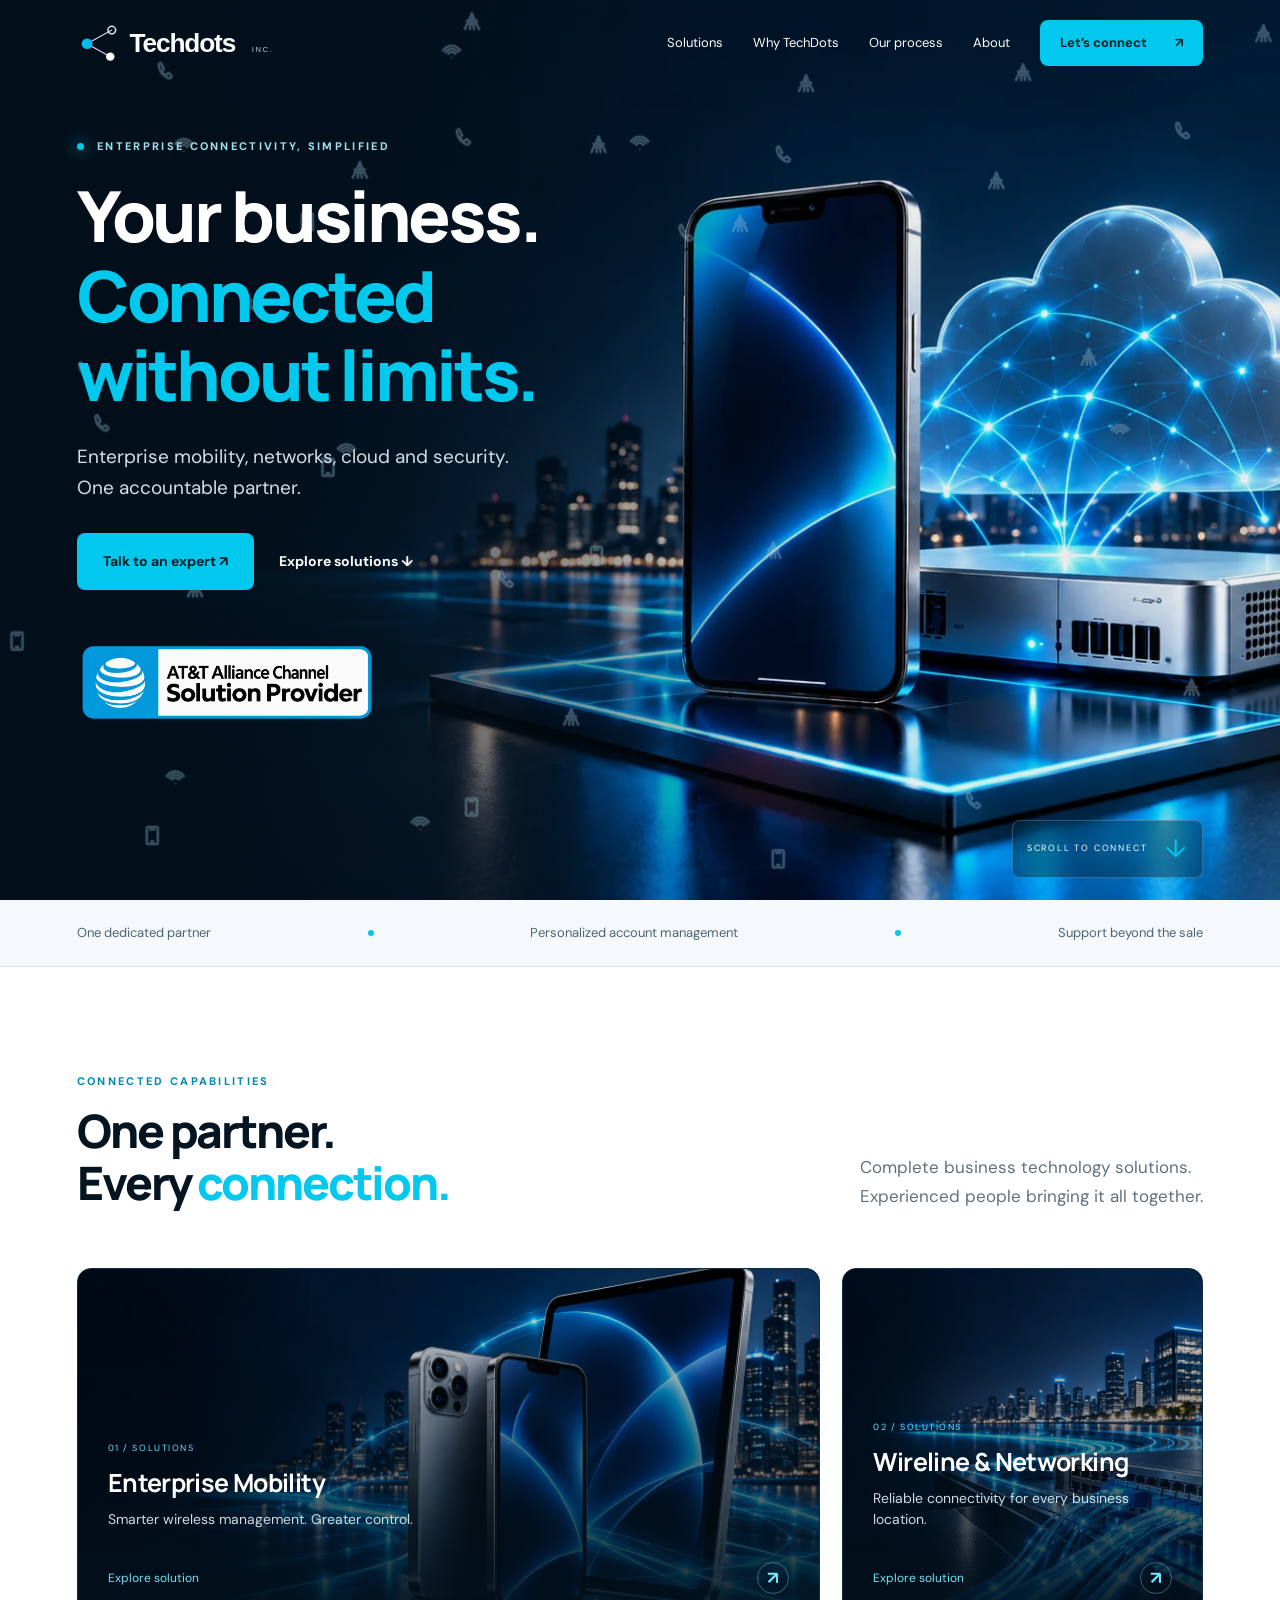
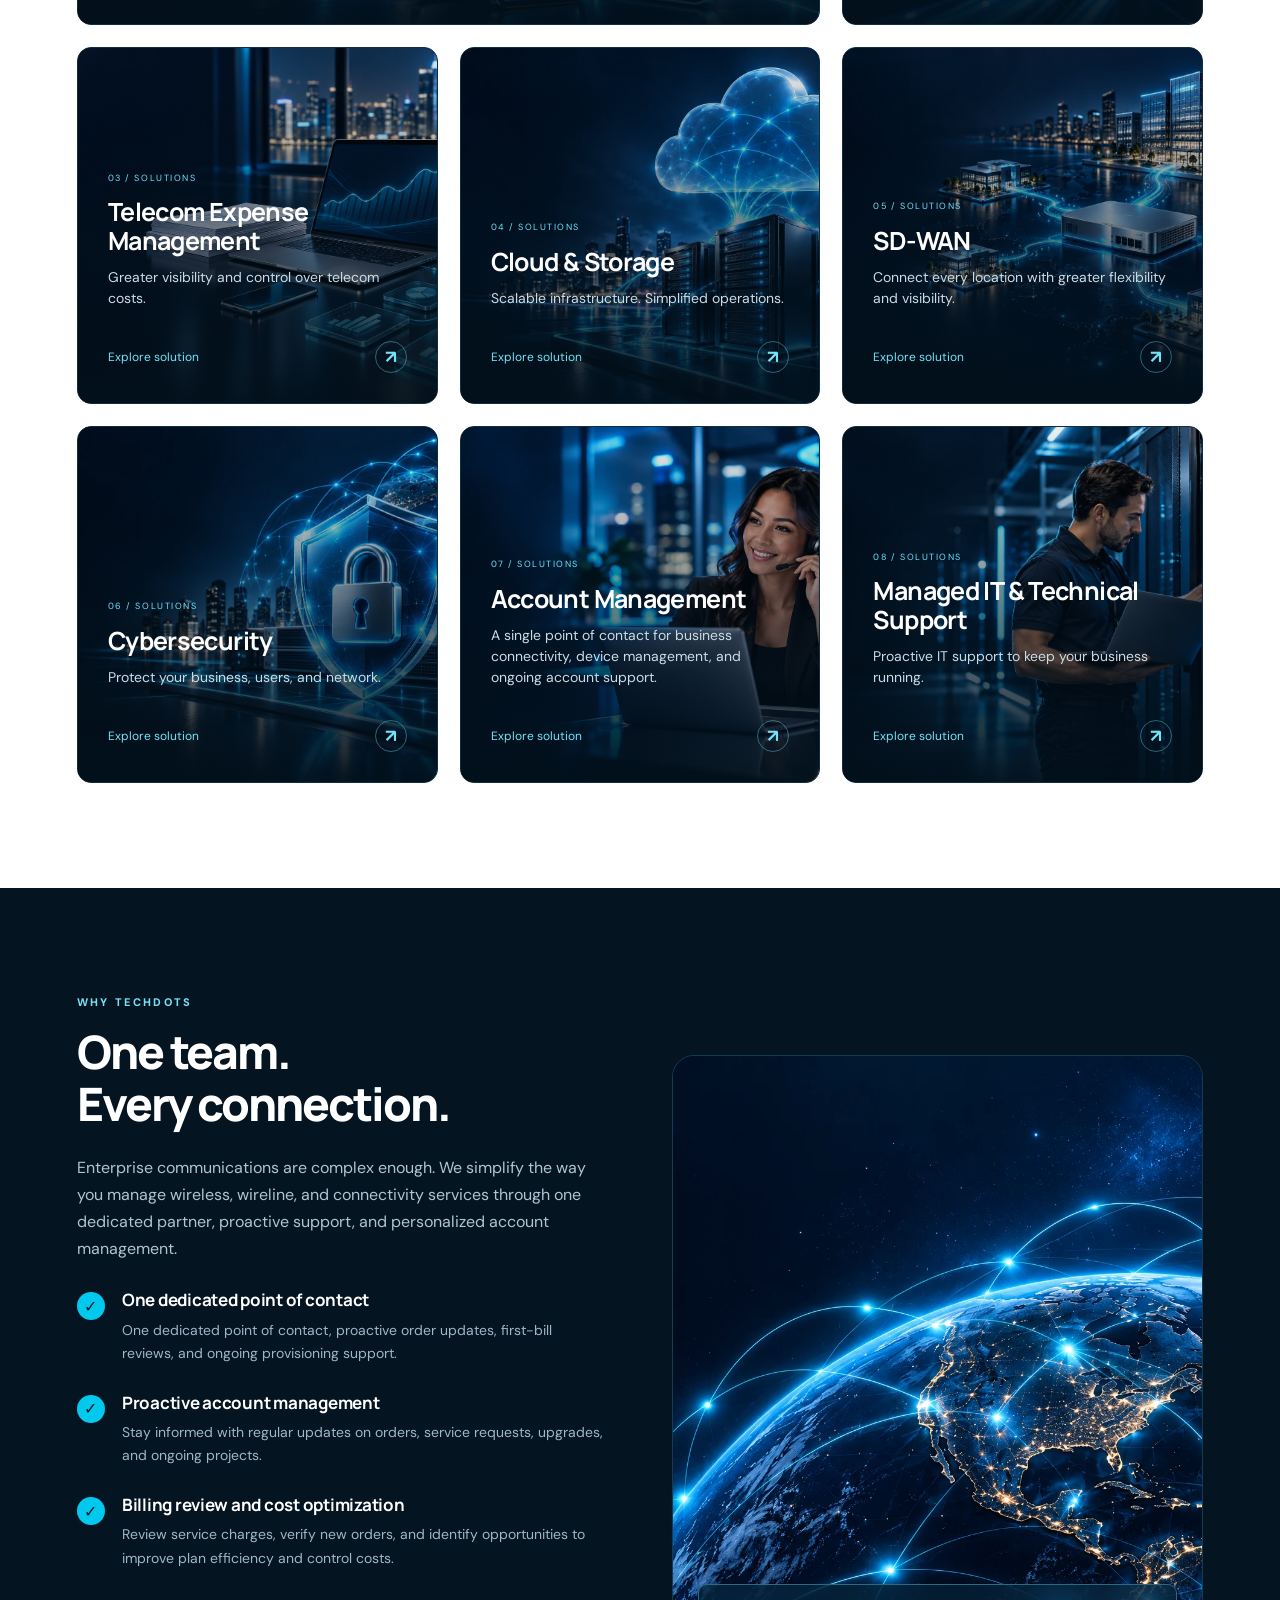
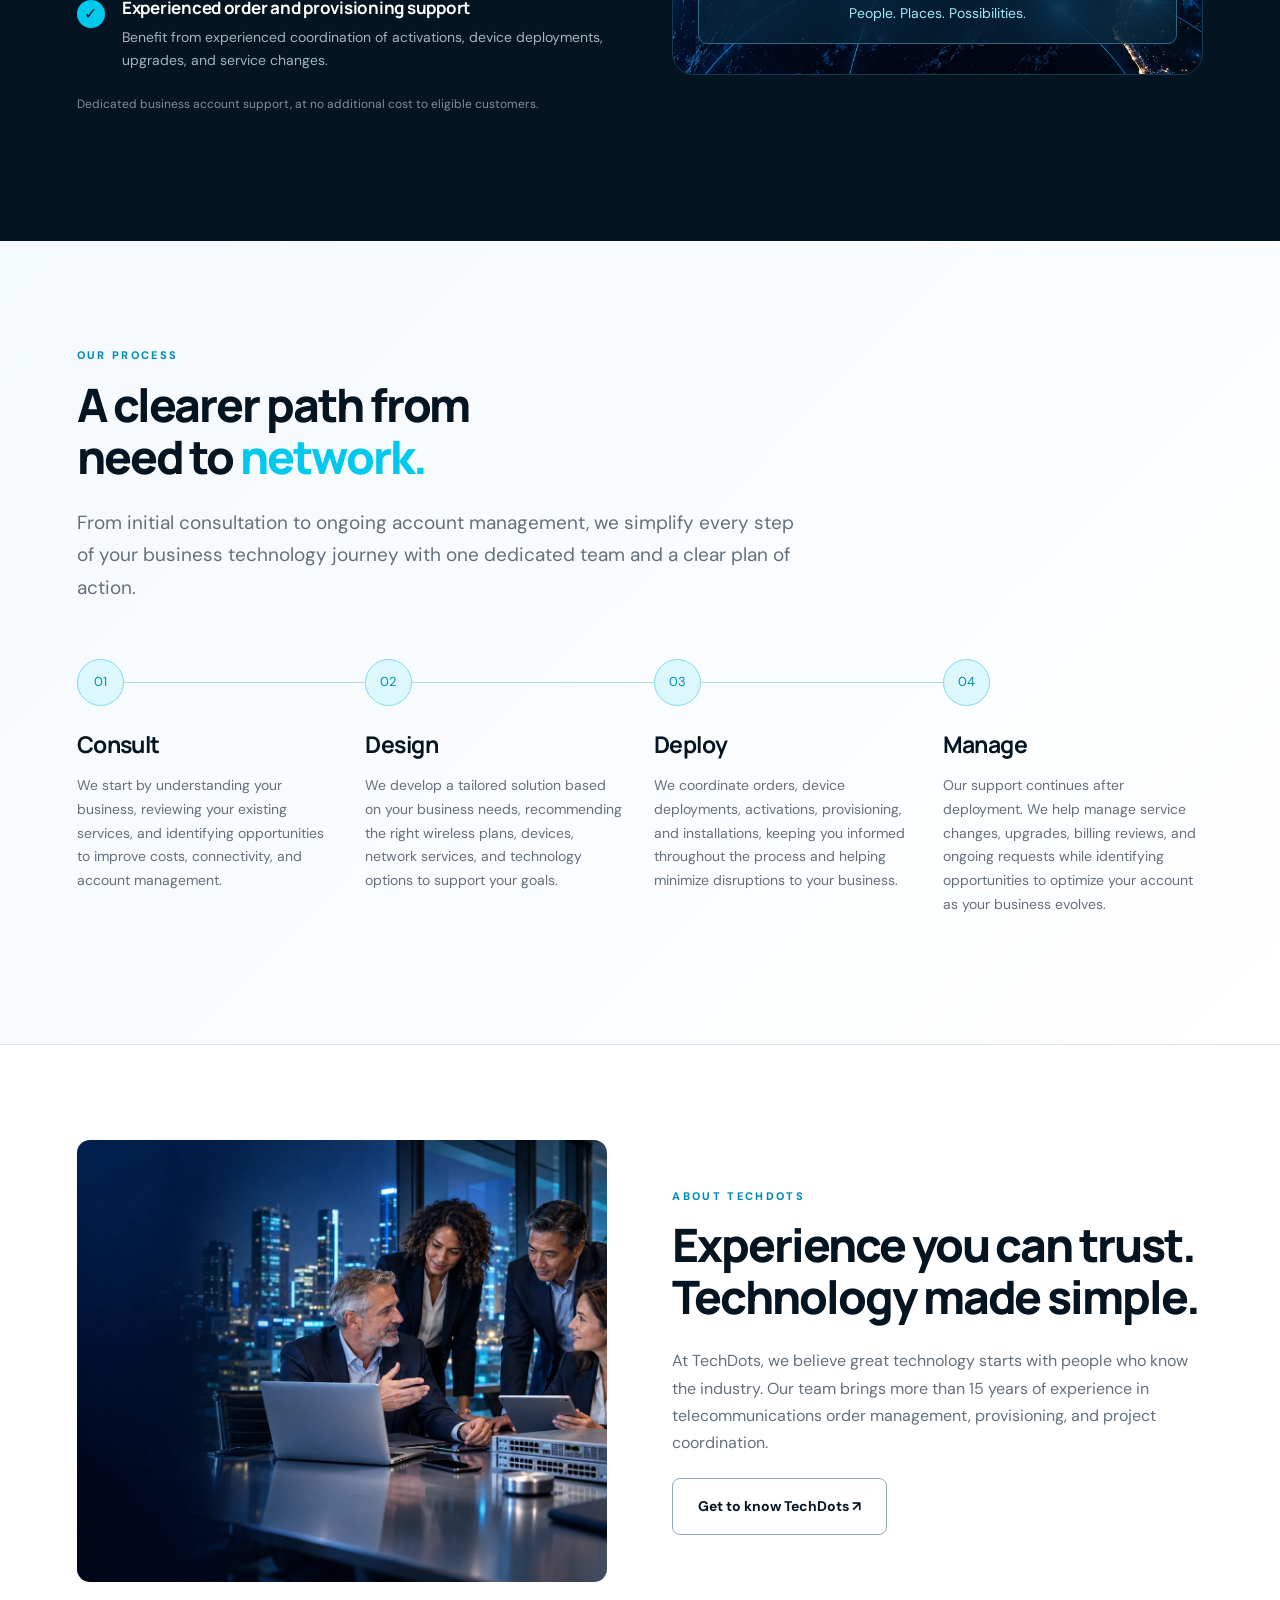
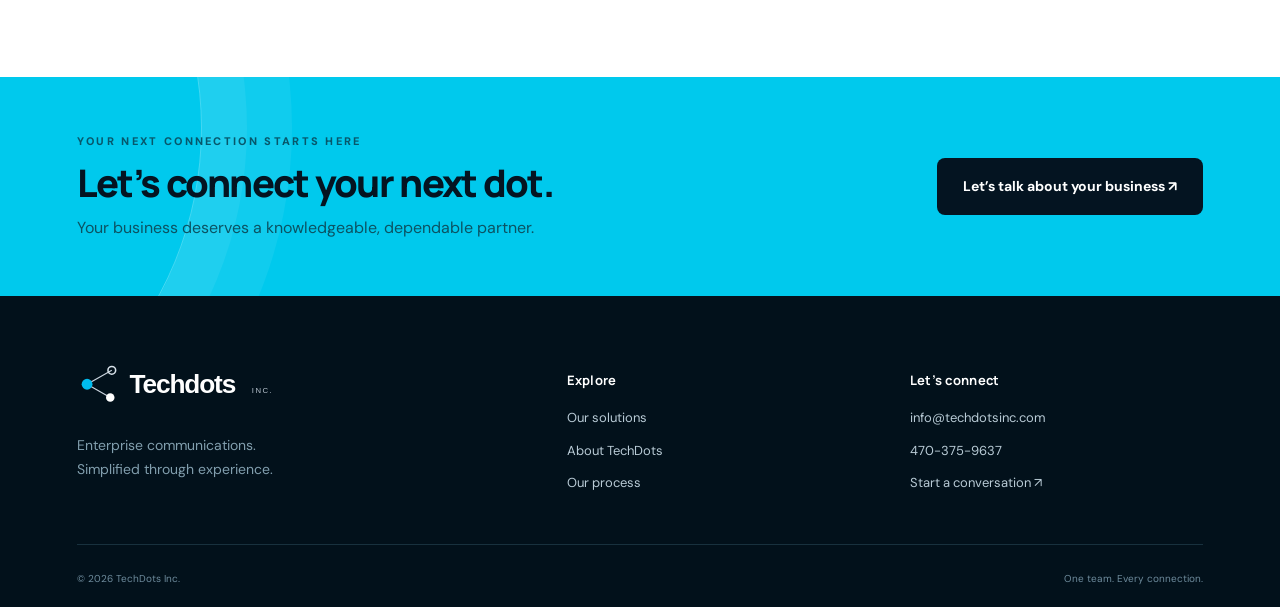
<file: index.html>
<!doctype html><html lang="en"><head><meta charset="utf-8"><meta name="viewport" content="width=device-width,initial-scale=1"><title>Enterprise connectivity, simplified | TechDots Inc.</title><meta name="description" content="TechDots simplifies enterprise mobility, networking, cloud, security and account management with experienced guidance and personalized support."><meta name="theme-color" content="#041421"><link rel="icon" href="assets/favicon.svg" type="image/svg+xml"><link rel="stylesheet" href="styles.css"><script src="script.js" defer></script></head><body><canvas id="ambient-network" aria-hidden="true"></canvas><a class="skip" href="#main">Skip to content</a><header><div class="wrap header-inner"><a class="brand" href="index.html" aria-label="TechDots home"><img class="site-logo" src="assets/techdots-logo.svg" width="282" height="58" alt="Techdots Inc."></a><button class="menu-toggle" aria-label="Open navigation" aria-expanded="false">☰</button><nav aria-label="Main navigation"><a href="solutions.html">Solutions</a><a href="index.html#why">Why TechDots</a><a href="index.html#process">Our process</a><a href="about.html">About</a><a class="button small" href="contact.html">Let’s connect <span>↗</span></a></nav></div></header><main id="main"><section class="hero"><img class="hero-img" src="assets/hero.webp" alt="Connected smartphone, network gateway and cloud infrastructure" fetchpriority="high"><canvas id="network-canvas" aria-hidden="true"></canvas><div class="signal-field" aria-hidden="true"><span></span><span></span><span></span><i class="signal-pulse pulse-a"></i><i class="signal-pulse pulse-b"></i></div><div class="wrap hero-content"><span class="eyebrow"><span class="live-dot"></span> ENTERPRISE CONNECTIVITY, SIMPLIFIED</span><h1>Your business.<br><em>Connected<br>without limits.</em></h1><p>Enterprise mobility, networks, cloud and security.<br>One accountable partner.</p><div class="actions"><a class="button" href="contact.html">Talk to an expert ↗</a><a class="text-link" href="#solutions">Explore solutions ↓</a></div><div class="partner"><img class="att-badge" src="assets/att-solution-provider.png" width="391" height="102" alt="AT&amp;T Alliance Channel Solution Provider"></div></div><a class="scroll-cue" href="#solutions">SCROLL TO CONNECT <span>↓</span></a></section><div class="trust"><div class="wrap"><span>One dedicated partner</span><i></i><span>Personalized account management</span><i></i><span>Support beyond the sale</span></div></div><section id="solutions" class="section"><div class="wrap"><div class="section-head"><div><span class="eyebrow">CONNECTED CAPABILITIES</span><h2 class="reveal">One partner.<br>Every <em>connection.</em></h2></div><p>Complete business technology solutions.<br>Experienced people bringing it all together.</p></div><div class="service-grid"><a class="service-card reveal" href="mobility.html"><img src="assets/mobility.webp" alt="" loading="lazy"><div><span class="index">01 / SOLUTIONS</span><h3>Enterprise Mobility</h3><p>Smarter wireless management. Greater control.</p><span class="card-link">Explore solution <b>↗</b></span></div></a><a class="service-card reveal" href="network.html"><img src="assets/network.webp" alt="" loading="lazy"><div><span class="index">02 / SOLUTIONS</span><h3>Wireline & Networking</h3><p>Reliable connectivity for every business location.</p><span class="card-link">Explore solution <b>↗</b></span></div></a><a class="service-card reveal" href="tem.html"><img src="assets/telecom.png" alt="" loading="lazy"><div><span class="index">03 / SOLUTIONS</span><h3>Telecom Expense Management</h3><p>Greater visibility and control over telecom costs.</p><span class="card-link">Explore solution <b>&#8599;</b></span></div></a><a class="service-card reveal" href="cloud.html"><img src="assets/cloud.webp" alt="" loading="lazy"><div><span class="index">04 / SOLUTIONS</span><h3>Cloud & Storage</h3><p>Scalable infrastructure. Simplified operations.</p><span class="card-link">Explore solution <b>↗</b></span></div></a><a class="service-card reveal" href="sdwan.html"><img src="assets/sdwan.webp" alt="" loading="lazy"><div><span class="index">05 / SOLUTIONS</span><h3>SD-WAN</h3><p>Connect every location with greater flexibility and visibility.</p><span class="card-link">Explore solution <b>↗</b></span></div></a><a class="service-card reveal" href="security.html"><img src="assets/security.webp" alt="" loading="lazy"><div><span class="index">06 / SOLUTIONS</span><h3>Cybersecurity</h3><p>Protect your business, users, and network.</p><span class="card-link">Explore solution <b>↗</b></span></div></a><a class="service-card reveal" href="account.html"><img src="assets/account.webp" alt="" loading="lazy"><div><span class="index">07 / SOLUTIONS</span><h3>Account Management</h3><p>A single point of contact for business connectivity, device management, and ongoing account support.</p><span class="card-link">Explore solution <b>↗</b></span></div></a><a class="service-card reveal" href="it.html"><img src="assets/it.webp" alt="" loading="lazy"><div><span class="index">08 / SOLUTIONS</span><h3>Managed IT & Technical Support</h3><p>Proactive IT support to keep your business running.</p><span class="card-link">Explore solution <b>↗</b></span></div></a></div></div></section><section id="why" class="why section"><div class="wrap split"><div><span class="eyebrow">WHY TECHDOTS</span><h2 class="reveal">One team.<br>Every connection.</h2><p class="lead">Enterprise communications are complex enough. We simplify the way you manage wireless, wireline, and connectivity services through one dedicated partner, proactive support, and personalized account management.</p><div class="check-list"><article class="reveal"><span>✓</span><div><h3>One dedicated point of contact</h3><p>One dedicated point of contact, proactive order updates, first-bill reviews, and ongoing provisioning support.</p></div></article><article class="reveal"><span>✓</span><div><h3>Proactive account management</h3><p>Stay informed with regular updates on orders, service requests, upgrades, and ongoing projects.</p></div></article><article class="reveal"><span>✓</span><div><h3>Billing review and cost optimization</h3><p>Review service charges, verify new orders, and identify opportunities to improve plan efficiency and control costs.</p></div></article><article class="reveal"><span>✓</span><div><h3>Experienced order and provisioning support</h3><p>Benefit from experienced coordination of activations, device deployments, upgrades, and service changes.</p></div></article></div><p class="fine">Dedicated business account support, at no additional cost to eligible customers.</p></div><div class="ecosystem reveal"><img src="assets/globe.webp" alt="Connected global network" loading="lazy"><div class="floating-tag">People. Places. Possibilities.</div><span class="orbit orbit-one"></span></div></div></section><section id="process" class="section process"><div class="wrap"><span class="eyebrow">OUR PROCESS</span><h2 class="reveal">A clearer path from<br>need to <em>network.</em></h2><p class="lead">From initial consultation to ongoing account management, we simplify every step of your business technology journey with one dedicated team and a clear plan of action.</p><div class="steps"><article class="reveal"><span class="step-number">01</span><h3>Consult</h3><p>We start by understanding your business, reviewing your existing services, and identifying opportunities to improve costs, connectivity, and account management.</p></article><article class="reveal"><span class="step-number">02</span><h3>Design</h3><p>We develop a tailored solution based on your business needs, recommending the right wireless plans, devices, network services, and technology options to support your goals.</p></article><article class="reveal"><span class="step-number">03</span><h3>Deploy</h3><p>We coordinate orders, device deployments, activations, provisioning, and installations, keeping you informed throughout the process and helping minimize disruptions to your business.</p></article><article class="reveal"><span class="step-number">04</span><h3>Manage</h3><p>Our support continues after deployment. We help manage service changes, upgrades, billing reviews, and ongoing requests while identifying opportunities to optimize your account as your business evolves.</p></article></div></div></section><section class="about-teaser"><div class="wrap split"><div class="reveal"><img src="assets/about.webp" alt="Illustration of experienced technology professionals collaborating" loading="lazy"></div><div><span class="eyebrow">ABOUT TECHDOTS</span><h2>Experience you can trust.<br>Technology made simple.</h2><p>At TechDots, we believe great technology starts with people who know the industry. Our team brings more than 15 years of experience in telecommunications order management, provisioning, and project coordination.</p><a class="button outline" href="about.html">Get to know TechDots ↗</a></div></div></section><section class="cta"><div class="wrap"><div><span class="eyebrow">YOUR NEXT CONNECTION STARTS HERE</span><h2>Let’s connect your next dot.</h2><p>Your business deserves a knowledgeable, dependable partner.</p></div><a class="button dark" href="contact.html">Let’s talk about your business ↗</a></div></section></main><footer><div class="wrap footer-grid"><div><a class="brand" href="index.html"><img class="site-logo" src="assets/techdots-logo.svg" width="282" height="58" alt="Techdots Inc."></a><p>Enterprise communications.<br>Simplified through experience.</p></div><div><h3>Explore</h3><a href="solutions.html">Our solutions</a><a href="about.html">About TechDots</a><a href="index.html#process">Our process</a></div><div><h3>Let’s connect</h3><a href="mailto:info@techdotsinc.com">info@techdotsinc.com</a><a href="tel:+14703759637">470-375-9637</a><a href="contact.html">Start a conversation ↗</a></div></div><div class="wrap footer-bottom"><span>© <span data-year></span> TechDots Inc.</span><span>One team. Every connection.</span></div></footer><button class="back-top" aria-label="Back to top">↑</button></body></html>
</file>
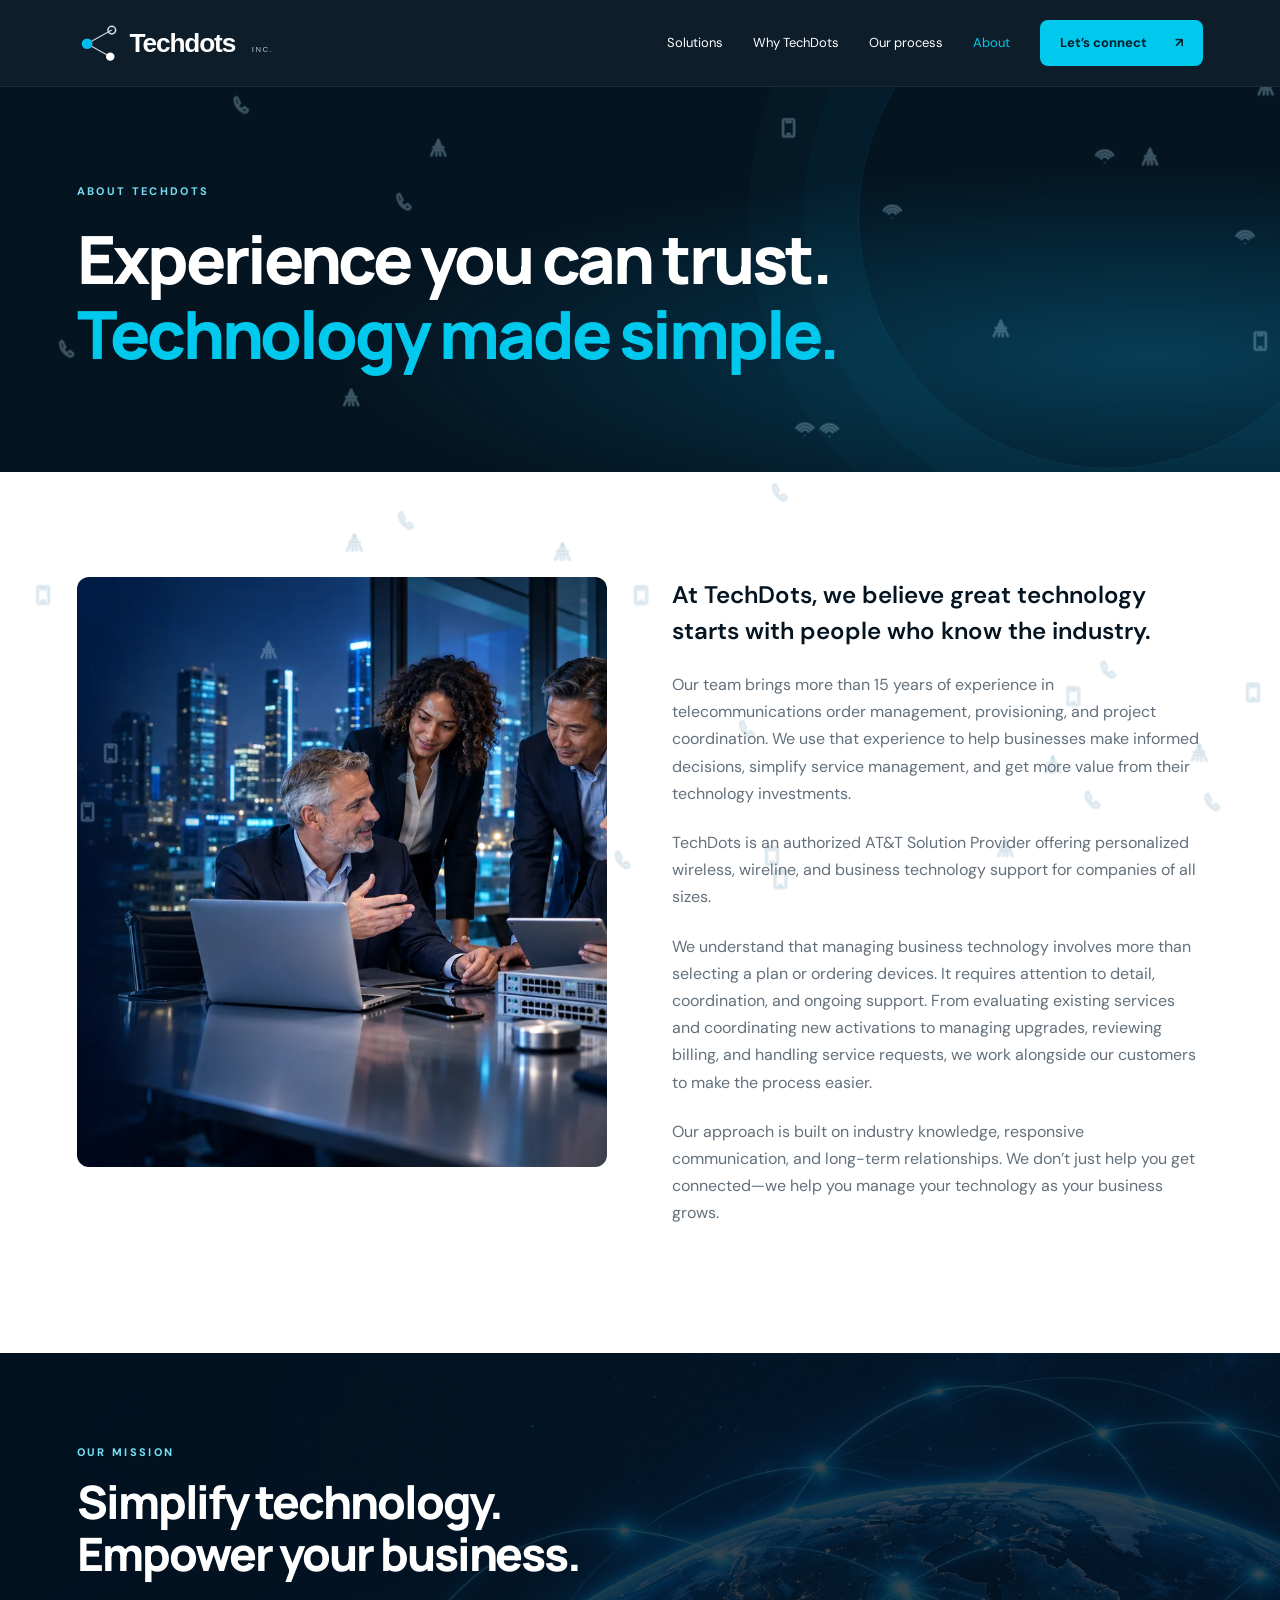
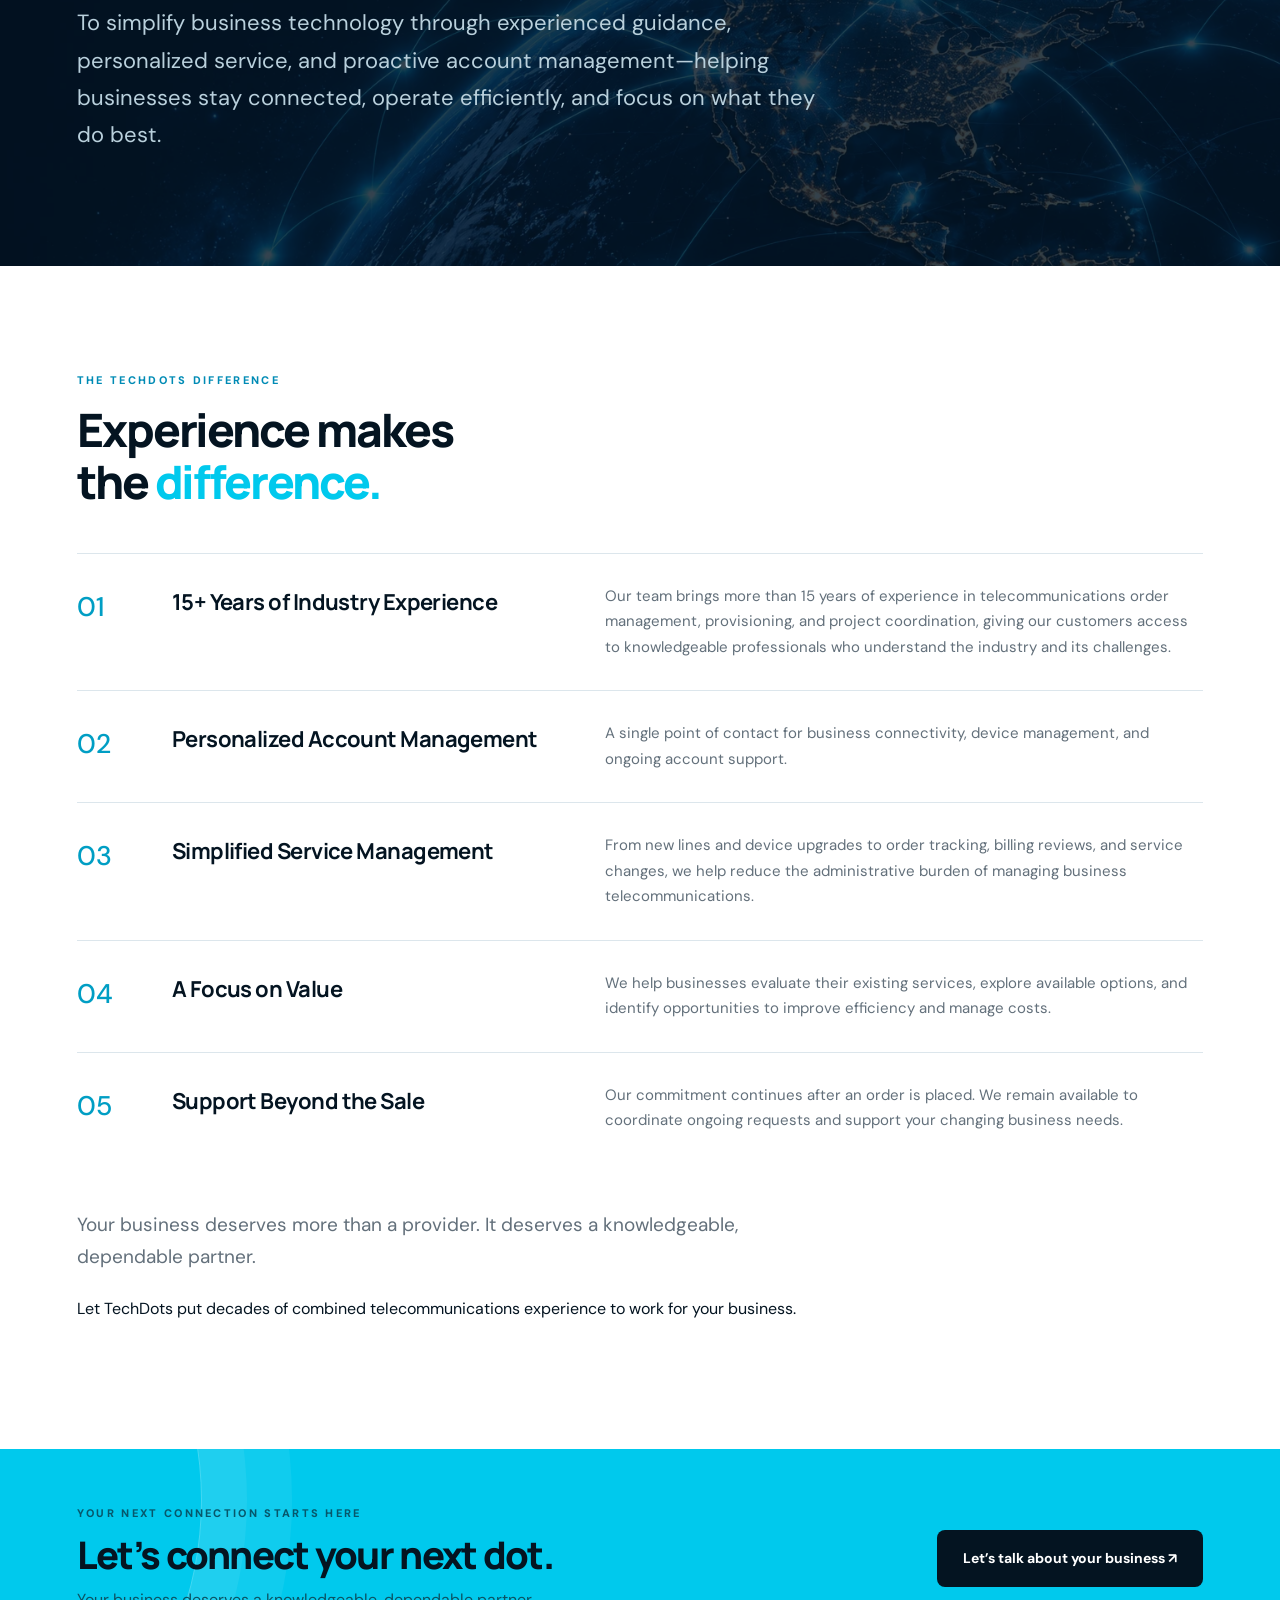
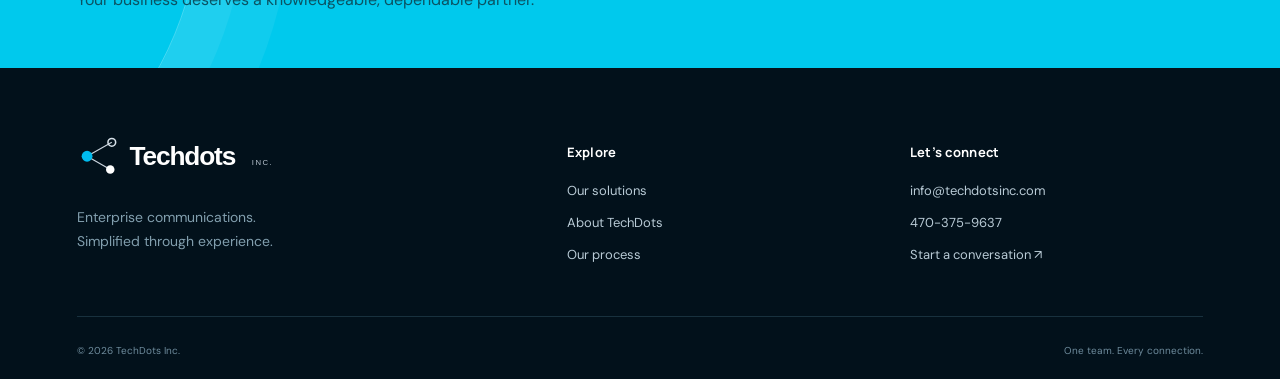
<file: about.html>
<!doctype html><html lang="en"><head><meta charset="utf-8"><meta name="viewport" content="width=device-width,initial-scale=1"><title>About TechDots | TechDots Inc.</title><meta name="description" content="TechDots simplifies enterprise mobility, networking, cloud, security and account management with experienced guidance and personalized support."><meta name="theme-color" content="#041421"><link rel="icon" href="assets/favicon.svg" type="image/svg+xml"><link rel="stylesheet" href="styles.css"><script src="script.js" defer></script></head><body><canvas id="ambient-network" aria-hidden="true"></canvas><a class="skip" href="#main">Skip to content</a><header><div class="wrap header-inner"><a class="brand" href="index.html" aria-label="TechDots home"><img class="site-logo" src="assets/techdots-logo.svg" width="282" height="58" alt="Techdots Inc."></a><button class="menu-toggle" aria-label="Open navigation" aria-expanded="false">☰</button><nav aria-label="Main navigation"><a href="solutions.html">Solutions</a><a href="index.html#why">Why TechDots</a><a href="index.html#process">Our process</a><a href="about.html">About</a><a class="button small" href="contact.html">Let’s connect <span>↗</span></a></nav></div></header><main id="main"><section class="page-intro"><div class="wrap"><span class="eyebrow">ABOUT TECHDOTS</span><h1>Experience you can trust.<br><em>Technology made simple.</em></h1></div></section><section class="section"><div class="wrap split about-body"><img src="assets/about.webp" alt="Illustrative team of experienced telecom professionals" loading="lazy"><div><p>At TechDots, we believe great technology starts with people who know the industry.</p><p>Our team brings more than 15 years of experience in telecommunications order management, provisioning, and project coordination. We use that experience to help businesses make informed decisions, simplify service management, and get more value from their technology investments.</p><p>TechDots is an authorized AT&T Solution Provider offering personalized wireless, wireline, and business technology support for companies of all sizes.</p><p>We understand that managing business technology involves more than selecting a plan or ordering devices. It requires attention to detail, coordination, and ongoing support. From evaluating existing services and coordinating new activations to managing upgrades, reviewing billing, and handling service requests, we work alongside our customers to make the process easier.</p><p>Our approach is built on industry knowledge, responsive communication, and long-term relationships. We don’t just help you get connected—we help you manage your technology as your business grows.</p></div></div></section><section class="mission"><div class="wrap"><span class="eyebrow">OUR MISSION</span><h2 class="reveal">Simplify technology.<br>Empower your business.</h2><p>To simplify business technology through experienced guidance, personalized service, and proactive account management—helping businesses stay connected, operate efficiently, and focus on what they do best.</p></div></section><section class="section"><div class="wrap"><span class="eyebrow">THE TECHDOTS DIFFERENCE</span><h2>Experience makes<br>the <em>difference.</em></h2><div class="difference-list"><article class="reveal"><span>01</span><h3>15+ Years of Industry Experience</h3><p>Our team brings more than 15 years of experience in telecommunications order management, provisioning, and project coordination, giving our customers access to knowledgeable professionals who understand the industry and its challenges.</p></article><article class="reveal"><span>02</span><h3>Personalized Account Management</h3><p>A single point of contact for business connectivity, device management, and ongoing account support.</p></article><article class="reveal"><span>03</span><h3>Simplified Service Management</h3><p>From new lines and device upgrades to order tracking, billing reviews, and service changes, we help reduce the administrative burden of managing business telecommunications.</p></article><article class="reveal"><span>04</span><h3>A Focus on Value</h3><p>We help businesses evaluate their existing services, explore available options, and identify opportunities to improve efficiency and manage costs.</p></article><article class="reveal"><span>05</span><h3>Support Beyond the Sale</h3><p>Our commitment continues after an order is placed. We remain available to coordinate ongoing requests and support your changing business needs.</p></article></div><p class="lead">Your business deserves more than a provider. It deserves a knowledgeable, dependable partner.</p><p>Let TechDots put decades of combined telecommunications experience to work for your business.</p></div></section><section class="cta"><div class="wrap"><div><span class="eyebrow">YOUR NEXT CONNECTION STARTS HERE</span><h2>Let’s connect your next dot.</h2><p>Your business deserves a knowledgeable, dependable partner.</p></div><a class="button dark" href="contact.html">Let’s talk about your business ↗</a></div></section></main><footer><div class="wrap footer-grid"><div><a class="brand" href="index.html"><img class="site-logo" src="assets/techdots-logo.svg" width="282" height="58" alt="Techdots Inc."></a><p>Enterprise communications.<br>Simplified through experience.</p></div><div><h3>Explore</h3><a href="solutions.html">Our solutions</a><a href="about.html">About TechDots</a><a href="index.html#process">Our process</a></div><div><h3>Let’s connect</h3><a href="mailto:info@techdotsinc.com">info@techdotsinc.com</a><a href="tel:+14703759637">470-375-9637</a><a href="contact.html">Start a conversation ↗</a></div></div><div class="wrap footer-bottom"><span>© <span data-year></span> TechDots Inc.</span><span>One team. Every connection.</span></div></footer><button class="back-top" aria-label="Back to top">↑</button></body></html>
</file>
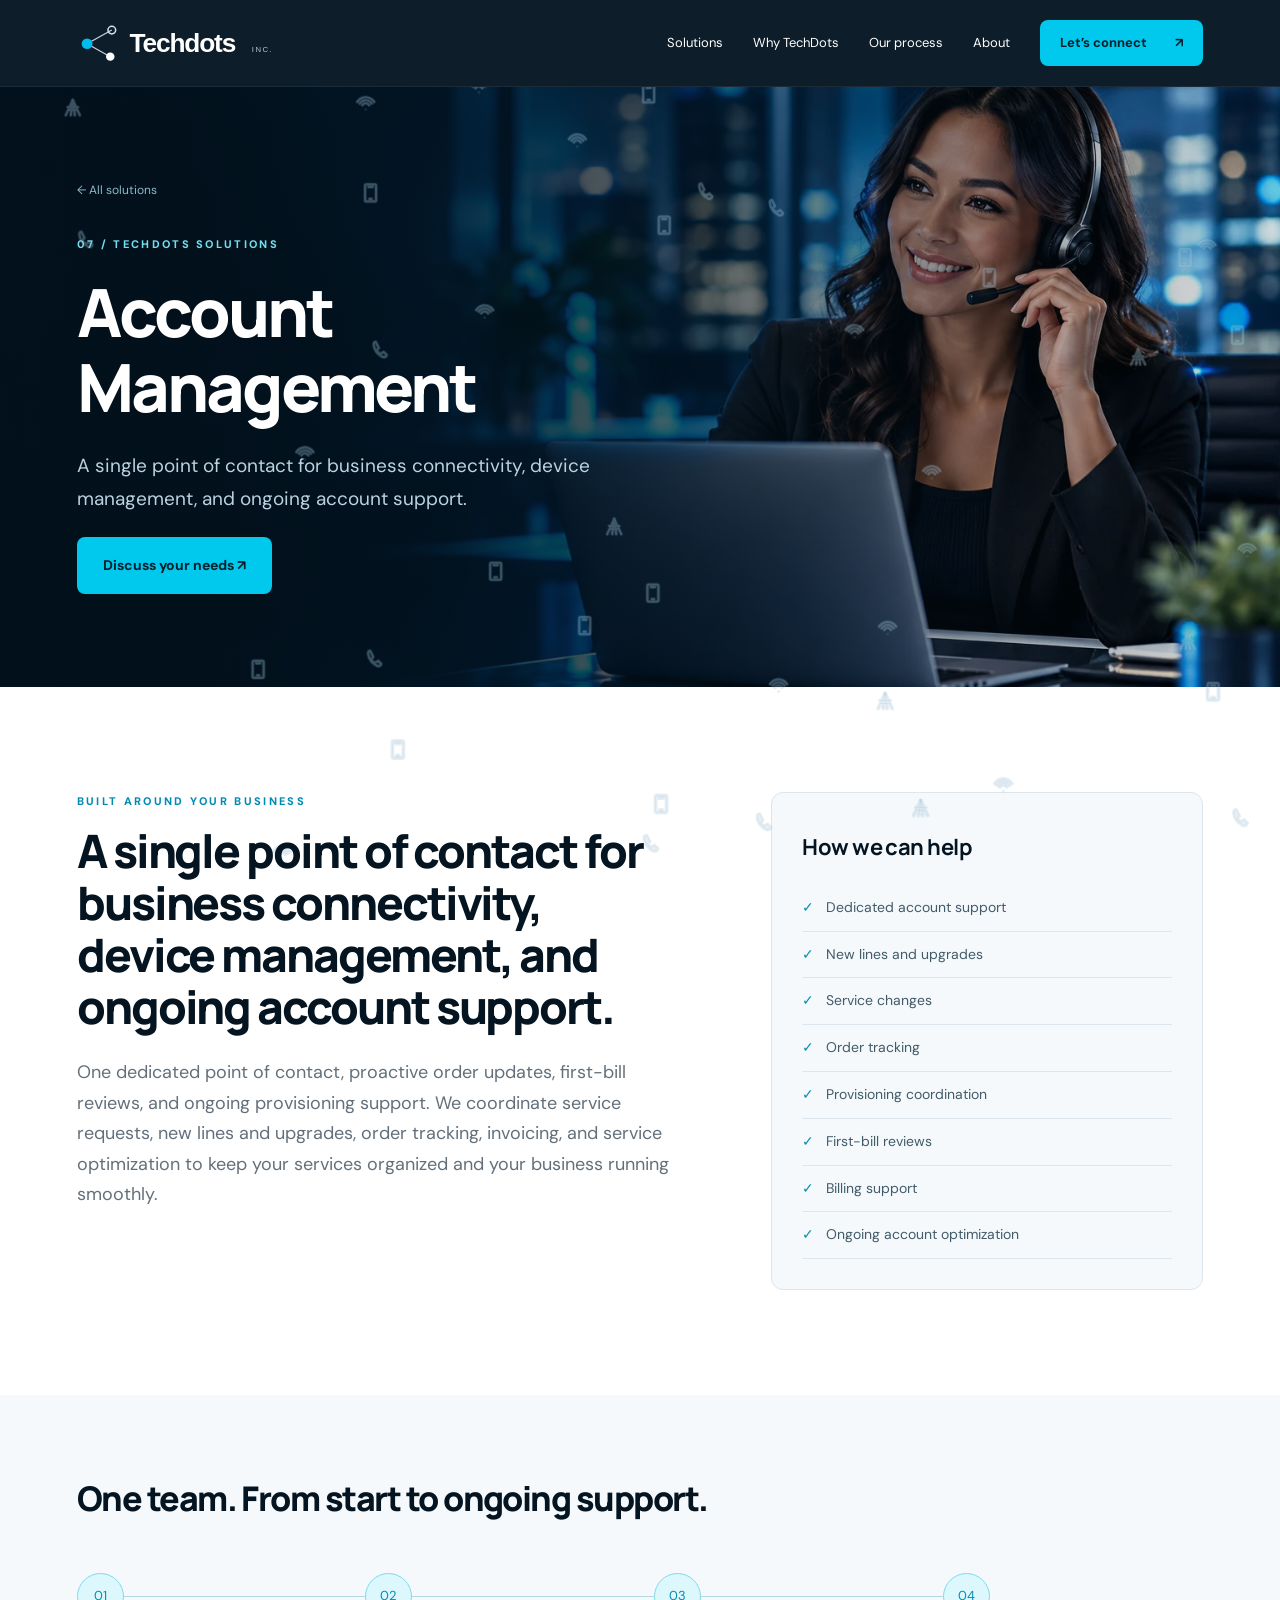
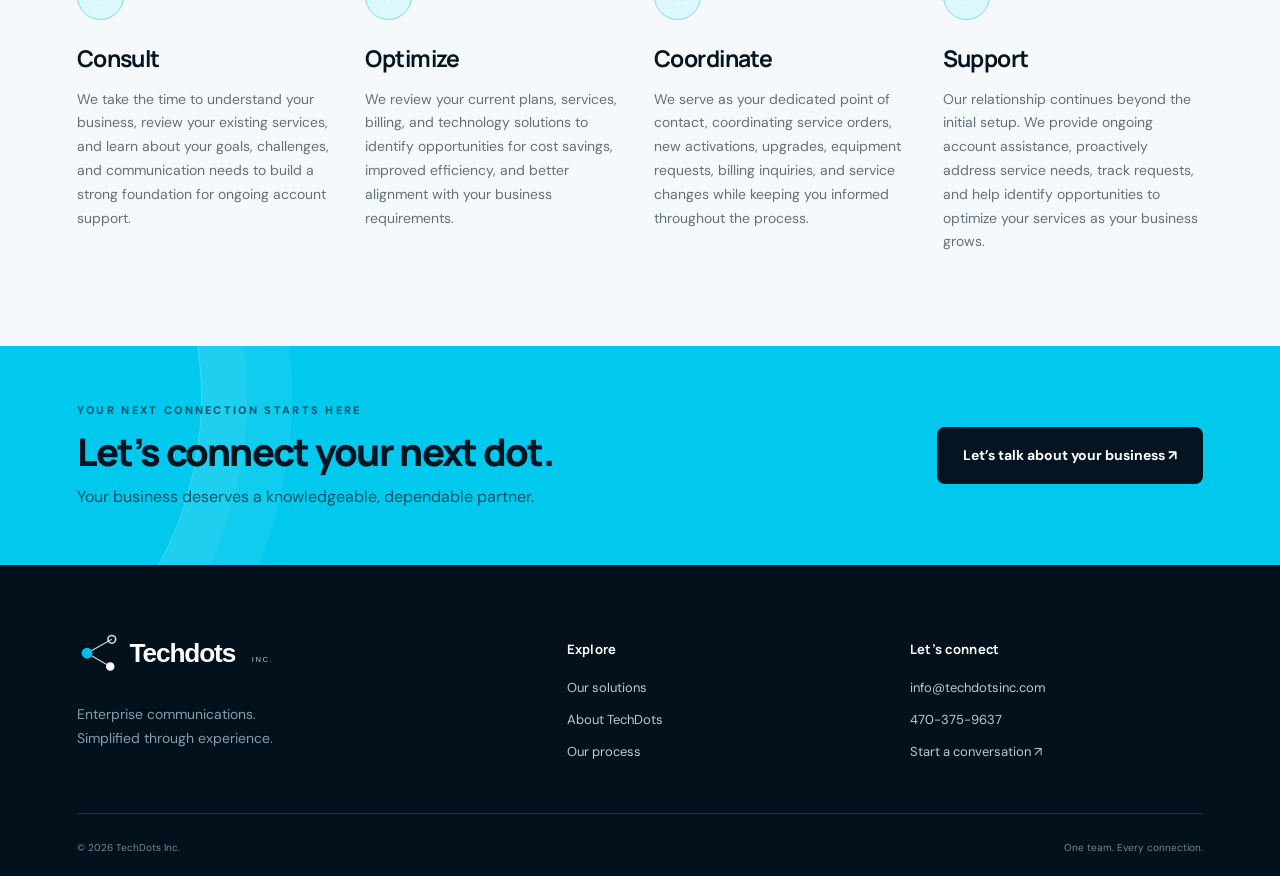
<file: account.html>
<!doctype html><html lang="en"><head><meta charset="utf-8"><meta name="viewport" content="width=device-width,initial-scale=1"><title>Account Management | TechDots Inc.</title><meta name="description" content="TechDots simplifies enterprise mobility, networking, cloud, security and account management with experienced guidance and personalized support."><meta name="theme-color" content="#041421"><link rel="icon" href="assets/favicon.svg" type="image/svg+xml"><link rel="stylesheet" href="styles.css"><script src="script.js" defer></script></head><body><canvas id="ambient-network" aria-hidden="true"></canvas><a class="skip" href="#main">Skip to content</a><header><div class="wrap header-inner"><a class="brand" href="index.html" aria-label="TechDots home"><img class="site-logo" src="assets/techdots-logo.svg" width="282" height="58" alt="Techdots Inc."></a><button class="menu-toggle" aria-label="Open navigation" aria-expanded="false">☰</button><nav aria-label="Main navigation"><a href="solutions.html">Solutions</a><a href="index.html#why">Why TechDots</a><a href="index.html#process">Our process</a><a href="about.html">About</a><a class="button small" href="contact.html">Let’s connect <span>↗</span></a></nav></div></header><main id="main"><section class="detail-hero"><img src="assets/account.webp" alt="" fetchpriority="high"><div class="wrap"><a class="breadcrumb" href="solutions.html">← All solutions</a><span class="eyebrow">07 / TECHDOTS SOLUTIONS</span><h1>Account Management</h1><p class="lead">A single point of contact for business connectivity, device management, and ongoing account support.</p><a class="button" href="contact.html?service=account">Discuss your needs ↗</a></div></section><section class="section"><div class="wrap detail-copy"><div><span class="eyebrow">BUILT AROUND YOUR BUSINESS</span><h2>A single point of contact for business connectivity, device management, and ongoing account support.</h2><p>One dedicated point of contact, proactive order updates, first-bill reviews, and ongoing provisioning support. We coordinate service requests, new lines and upgrades, order tracking, invoicing, and service optimization to keep your services organized and your business running smoothly.</p></div><aside><h3>How we can help</h3><ul class="feature-list"><li>✓ <span>Dedicated account support</span></li><li>✓ <span>New lines and upgrades</span></li><li>✓ <span>Service changes</span></li><li>✓ <span>Order tracking</span></li><li>✓ <span>Provisioning coordination</span></li><li>✓ <span>First-bill reviews</span></li><li>✓ <span>Billing support</span></li><li>✓ <span>Ongoing account optimization</span></li></ul></aside></div></section><section class="mini-process"><div class="wrap"><h2>One team. From start to ongoing support.</h2><div class="steps"><article><span class="step-number">01</span><h3>Consult</h3><p>We take the time to understand your business, review your existing services, and learn about your goals, challenges, and communication needs to build a strong foundation for ongoing account support.</p></article><article><span class="step-number">02</span><h3>Optimize</h3><p>We review your current plans, services, billing, and technology solutions to identify opportunities for cost savings, improved efficiency, and better alignment with your business requirements.</p></article><article><span class="step-number">03</span><h3>Coordinate</h3><p>We serve as your dedicated point of contact, coordinating service orders, new activations, upgrades, equipment requests, billing inquiries, and service changes while keeping you informed throughout the process.</p></article><article><span class="step-number">04</span><h3>Support</h3><p>Our relationship continues beyond the initial setup. We provide ongoing account assistance, proactively address service needs, track requests, and help identify opportunities to optimize your services as your business grows.</p></article></div></div></section><section class="cta"><div class="wrap"><div><span class="eyebrow">YOUR NEXT CONNECTION STARTS HERE</span><h2>Let’s connect your next dot.</h2><p>Your business deserves a knowledgeable, dependable partner.</p></div><a class="button dark" href="contact.html">Let’s talk about your business ↗</a></div></section></main><footer><div class="wrap footer-grid"><div><a class="brand" href="index.html"><img class="site-logo" src="assets/techdots-logo.svg" width="282" height="58" alt="Techdots Inc."></a><p>Enterprise communications.<br>Simplified through experience.</p></div><div><h3>Explore</h3><a href="solutions.html">Our solutions</a><a href="about.html">About TechDots</a><a href="index.html#process">Our process</a></div><div><h3>Let’s connect</h3><a href="mailto:info@techdotsinc.com">info@techdotsinc.com</a><a href="tel:+14703759637">470-375-9637</a><a href="contact.html">Start a conversation ↗</a></div></div><div class="wrap footer-bottom"><span>© <span data-year></span> TechDots Inc.</span><span>One team. Every connection.</span></div></footer><button class="back-top" aria-label="Back to top">↑</button></body></html>
</file>
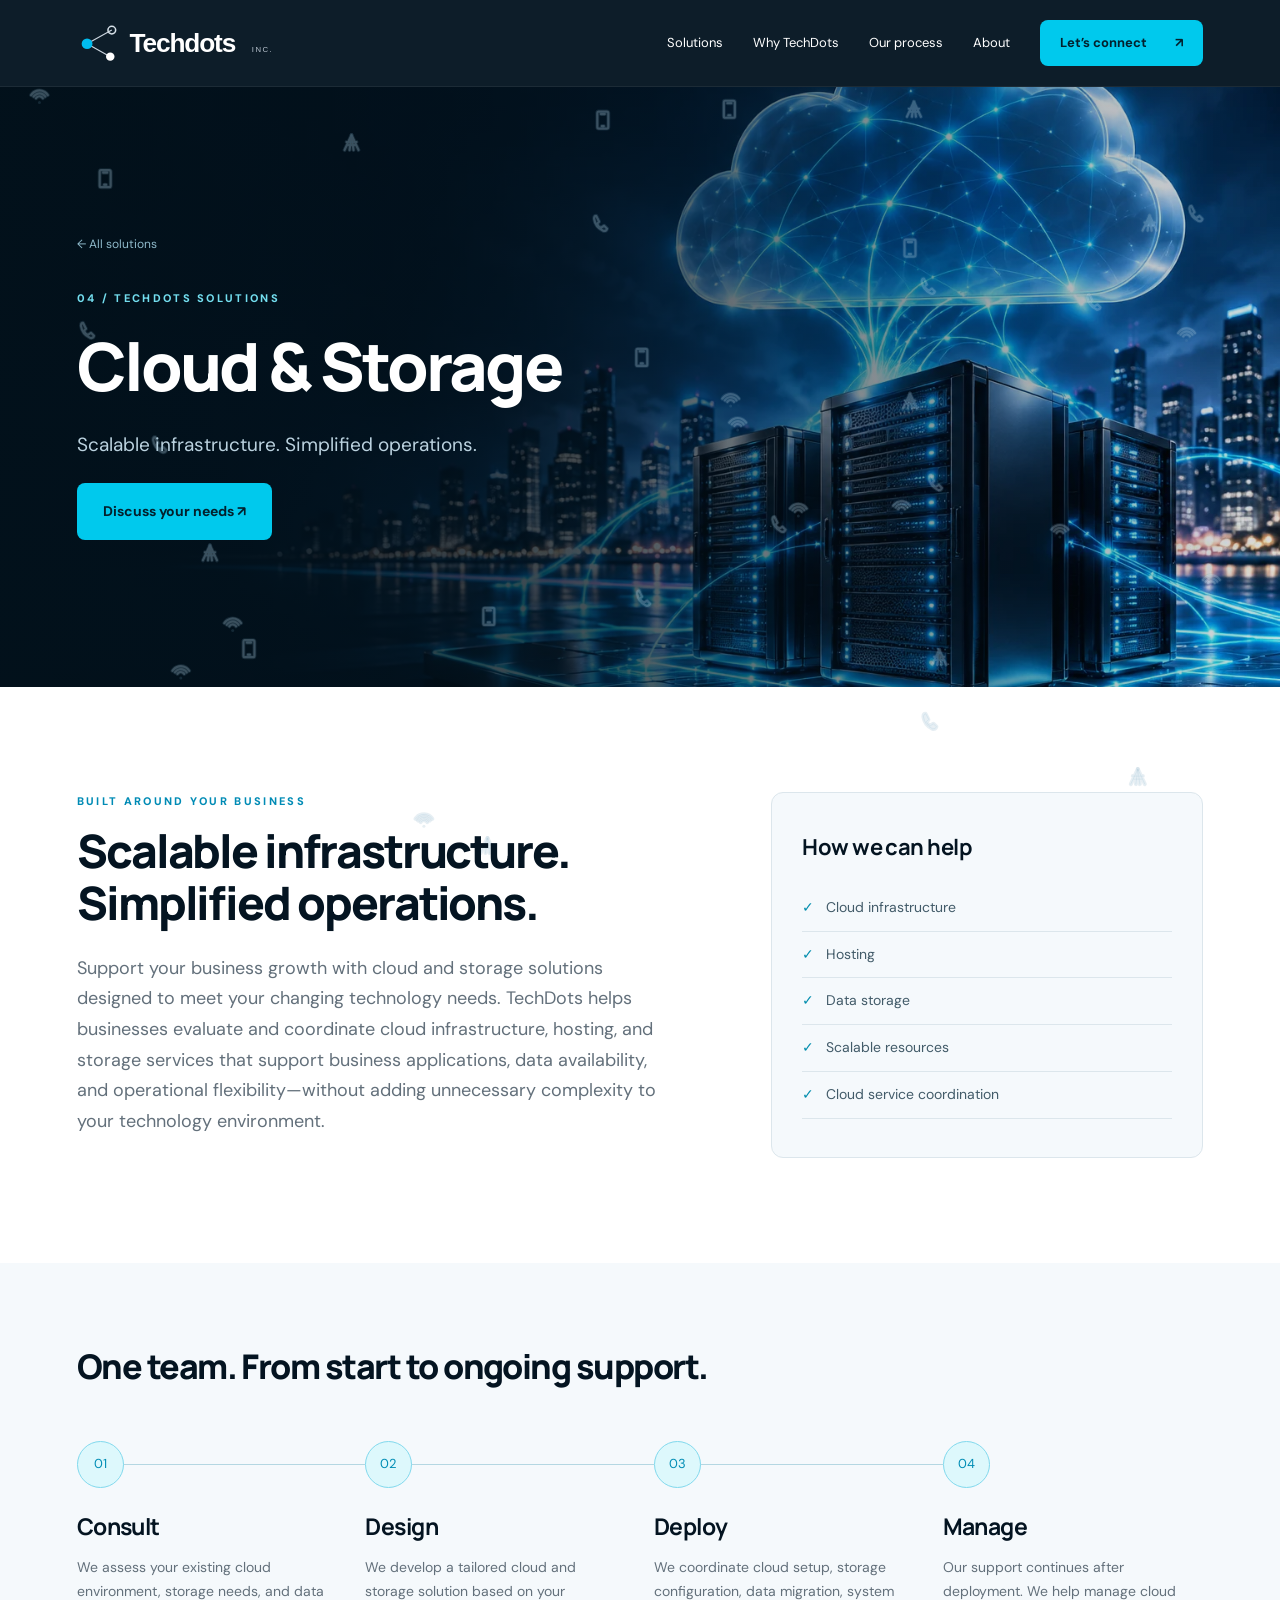
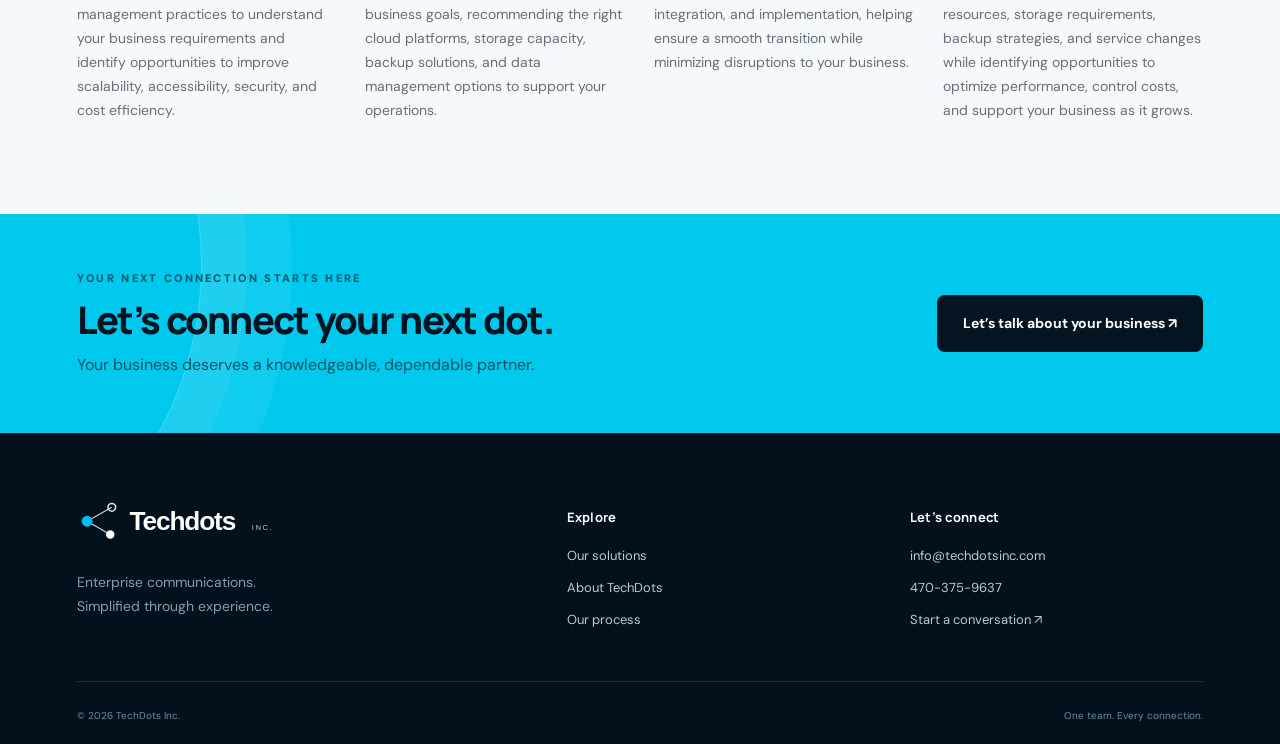
<file: cloud.html>
<!doctype html><html lang="en"><head><meta charset="utf-8"><meta name="viewport" content="width=device-width,initial-scale=1"><title>Cloud & Storage | TechDots Inc.</title><meta name="description" content="TechDots simplifies enterprise mobility, networking, cloud, security and account management with experienced guidance and personalized support."><meta name="theme-color" content="#041421"><link rel="icon" href="assets/favicon.svg" type="image/svg+xml"><link rel="stylesheet" href="styles.css"><script src="script.js" defer></script></head><body><canvas id="ambient-network" aria-hidden="true"></canvas><a class="skip" href="#main">Skip to content</a><header><div class="wrap header-inner"><a class="brand" href="index.html" aria-label="TechDots home"><img class="site-logo" src="assets/techdots-logo.svg" width="282" height="58" alt="Techdots Inc."></a><button class="menu-toggle" aria-label="Open navigation" aria-expanded="false">☰</button><nav aria-label="Main navigation"><a href="solutions.html">Solutions</a><a href="index.html#why">Why TechDots</a><a href="index.html#process">Our process</a><a href="about.html">About</a><a class="button small" href="contact.html">Let’s connect <span>↗</span></a></nav></div></header><main id="main"><section class="detail-hero"><img src="assets/cloud.webp" alt="" fetchpriority="high"><div class="wrap"><a class="breadcrumb" href="solutions.html">← All solutions</a><span class="eyebrow">04 / TECHDOTS SOLUTIONS</span><h1>Cloud &amp; Storage</h1><p class="lead">Scalable infrastructure. Simplified operations.</p><a class="button" href="contact.html?service=cloud">Discuss your needs ↗</a></div></section><section class="section"><div class="wrap detail-copy"><div><span class="eyebrow">BUILT AROUND YOUR BUSINESS</span><h2>Scalable infrastructure. Simplified operations.</h2><p>Support your business growth with cloud and storage solutions designed to meet your changing technology needs. TechDots helps businesses evaluate and coordinate cloud infrastructure, hosting, and storage services that support business applications, data availability, and operational flexibility—without adding unnecessary complexity to your technology environment.</p></div><aside><h3>How we can help</h3><ul class="feature-list"><li>✓ <span>Cloud infrastructure</span></li><li>✓ <span>Hosting</span></li><li>✓ <span>Data storage</span></li><li>✓ <span>Scalable resources</span></li><li>✓ <span>Cloud service coordination</span></li></ul></aside></div></section><section class="mini-process"><div class="wrap"><h2>One team. From start to ongoing support.</h2><div class="steps"><article><span class="step-number">01</span><h3>Consult</h3><p>We assess your existing cloud environment, storage needs, and data management practices to understand your business requirements and identify opportunities to improve scalability, accessibility, security, and cost efficiency.</p></article><article><span class="step-number">02</span><h3>Design</h3><p>We develop a tailored cloud and storage solution based on your business goals, recommending the right cloud platforms, storage capacity, backup solutions, and data management options to support your operations.</p></article><article><span class="step-number">03</span><h3>Deploy</h3><p>We coordinate cloud setup, storage configuration, data migration, system integration, and implementation, helping ensure a smooth transition while minimizing disruptions to your business.</p></article><article><span class="step-number">04</span><h3>Manage</h3><p>Our support continues after deployment. We help manage cloud resources, storage requirements, backup strategies, and service changes while identifying opportunities to optimize performance, control costs, and support your business as it grows.</p></article></div></div></section><section class="cta"><div class="wrap"><div><span class="eyebrow">YOUR NEXT CONNECTION STARTS HERE</span><h2>Let’s connect your next dot.</h2><p>Your business deserves a knowledgeable, dependable partner.</p></div><a class="button dark" href="contact.html">Let’s talk about your business ↗</a></div></section></main><footer><div class="wrap footer-grid"><div><a class="brand" href="index.html"><img class="site-logo" src="assets/techdots-logo.svg" width="282" height="58" alt="Techdots Inc."></a><p>Enterprise communications.<br>Simplified through experience.</p></div><div><h3>Explore</h3><a href="solutions.html">Our solutions</a><a href="about.html">About TechDots</a><a href="index.html#process">Our process</a></div><div><h3>Let’s connect</h3><a href="mailto:info@techdotsinc.com">info@techdotsinc.com</a><a href="tel:+14703759637">470-375-9637</a><a href="contact.html">Start a conversation ↗</a></div></div><div class="wrap footer-bottom"><span>© <span data-year></span> TechDots Inc.</span><span>One team. Every connection.</span></div></footer><button class="back-top" aria-label="Back to top">↑</button></body></html>
</file>
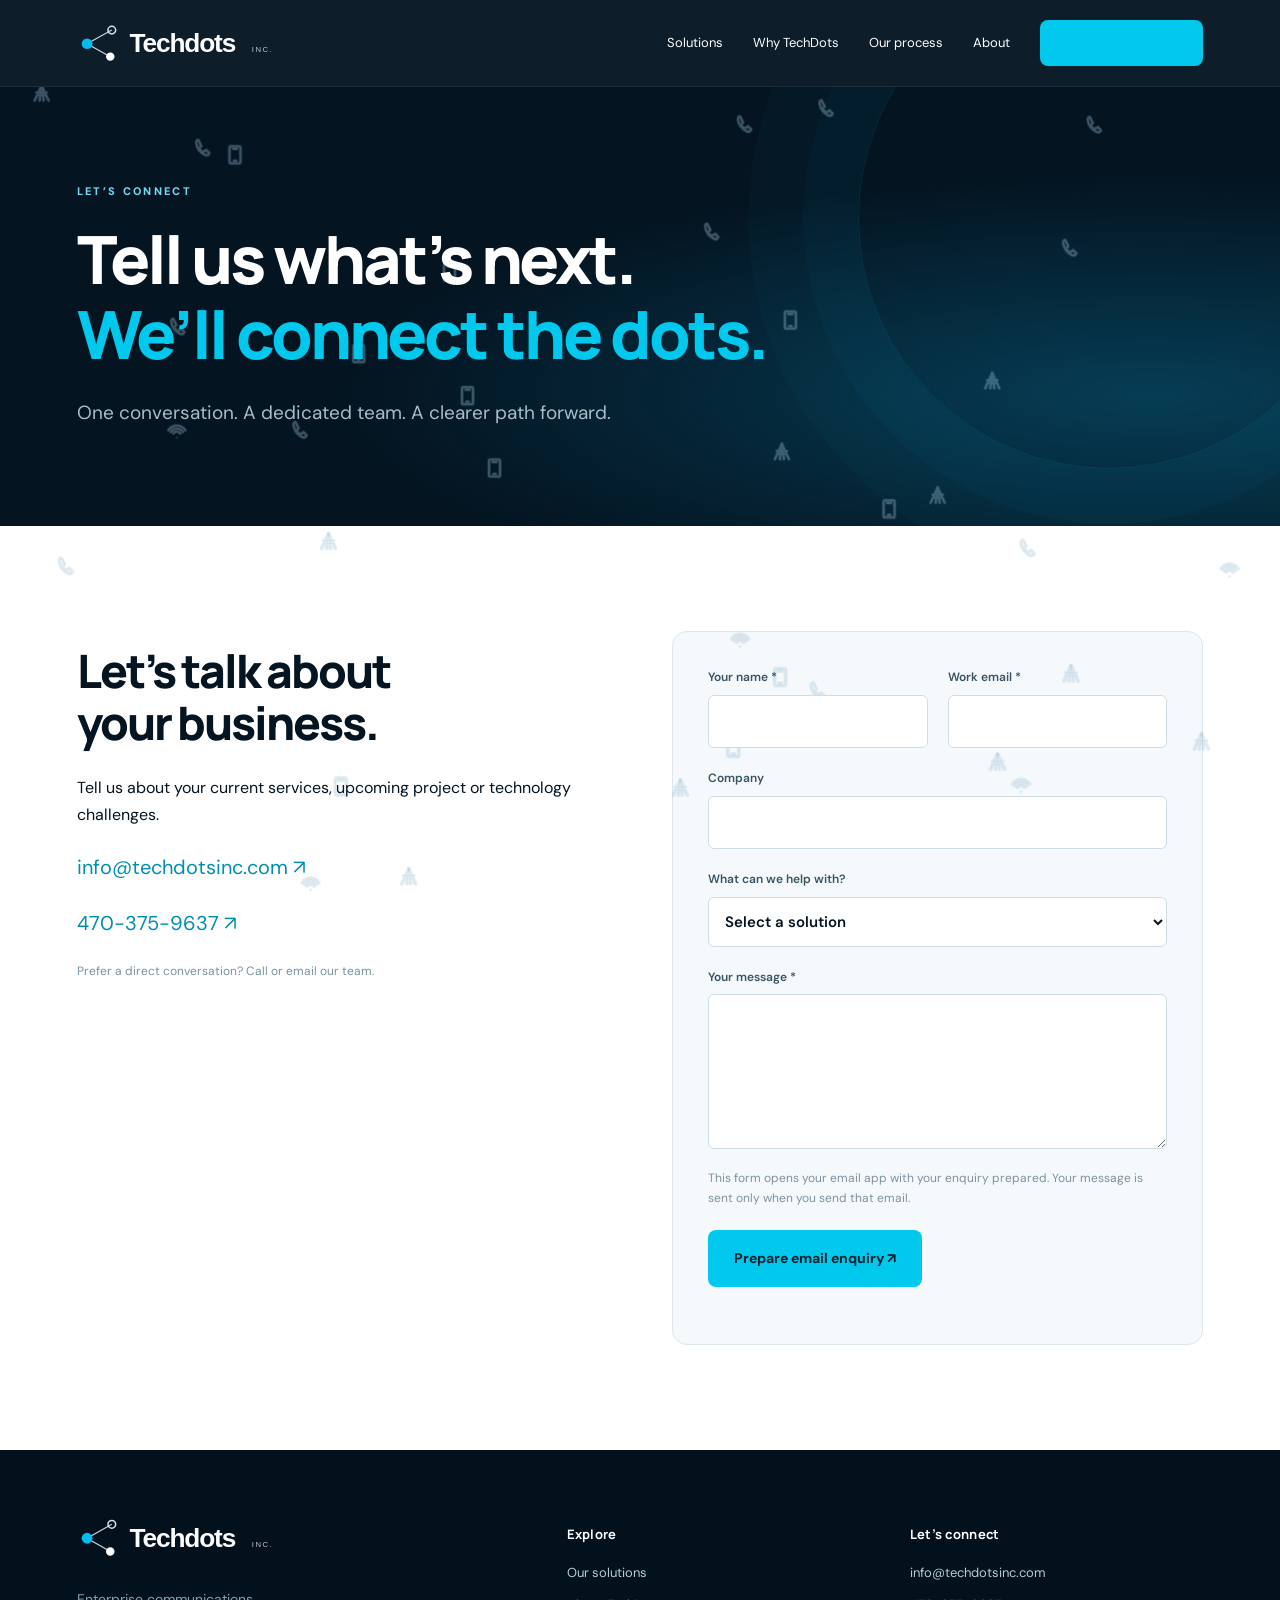
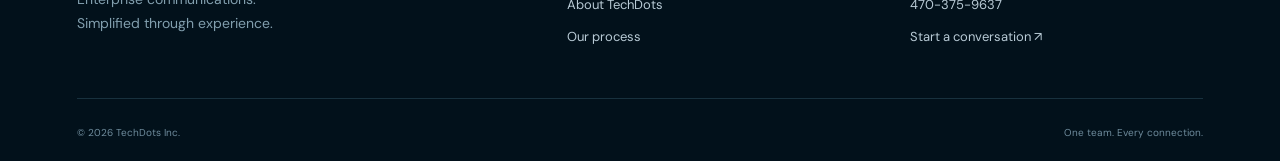
<file: contact.html>
<!doctype html><html lang="en"><head><meta charset="utf-8"><meta name="viewport" content="width=device-width,initial-scale=1"><title>Let’s connect | TechDots Inc.</title><meta name="description" content="TechDots simplifies enterprise mobility, networking, cloud, security and account management with experienced guidance and personalized support."><meta name="theme-color" content="#041421"><link rel="icon" href="assets/favicon.svg" type="image/svg+xml"><link rel="stylesheet" href="styles.css"><script src="script.js" defer></script></head><body><canvas id="ambient-network" aria-hidden="true"></canvas><a class="skip" href="#main">Skip to content</a><header><div class="wrap header-inner"><a class="brand" href="index.html" aria-label="TechDots home"><img class="site-logo" src="assets/techdots-logo.svg" width="282" height="58" alt="Techdots Inc."></a><button class="menu-toggle" aria-label="Open navigation" aria-expanded="false">☰</button><nav aria-label="Main navigation"><a href="solutions.html">Solutions</a><a href="index.html#why">Why TechDots</a><a href="index.html#process">Our process</a><a href="about.html">About</a><a class="button small" href="contact.html">Let’s connect <span>↗</span></a></nav></div></header><main id="main"><section class="page-intro"><div class="wrap"><span class="eyebrow">LET’S CONNECT</span><h1>Tell us what’s next.<br><em>We’ll connect the dots.</em></h1><p class="lead">One conversation. A dedicated team. A clearer path forward.</p></div></section><section class="section contact"><div class="wrap split"><div><h2>Let’s talk about<br>your business.</h2><p>Tell us about your current services, upcoming project or technology challenges.</p><a class="contact-link" href="mailto:info@techdotsinc.com">info@techdotsinc.com ↗</a><a class="contact-link" href="tel:+14703759637">470-375-9637 ↗</a><p class="fine">Prefer a direct conversation? Call or email our team.</p></div><form id="contact-form"><div class="form-row"><label>Your name *<input name="name" required autocomplete="name" maxlength="120"></label><label>Work email *<input name="email" type="email" required autocomplete="email" maxlength="254"></label></div><label>Company<input name="company" autocomplete="organization" maxlength="160"></label><label>What can we help with?<select name="service"><option value="">Select a solution</option><option value="mobility">Enterprise Mobility</option><option value="network">Wireline & Networking</option><option value="tem">Telecom Expense Management</option><option value="cloud">Cloud & Storage</option><option value="sdwan">SD-WAN</option><option value="security">Cybersecurity</option><option value="account">Account Management</option><option value="it">Managed IT & Technical Support</option></select></label><label>Your message *<textarea name="message" rows="5" required maxlength="5000"></textarea></label><p class="fine">This form opens your email app with your enquiry prepared. Your message is sent only when you send that email.</p><button class="button" type="submit">Prepare email enquiry ↗</button><p id="form-status" role="status"></p></form></div></section></main><footer><div class="wrap footer-grid"><div><a class="brand" href="index.html"><img class="site-logo" src="assets/techdots-logo.svg" width="282" height="58" alt="Techdots Inc."></a><p>Enterprise communications.<br>Simplified through experience.</p></div><div><h3>Explore</h3><a href="solutions.html">Our solutions</a><a href="about.html">About TechDots</a><a href="index.html#process">Our process</a></div><div><h3>Let’s connect</h3><a href="mailto:info@techdotsinc.com">info@techdotsinc.com</a><a href="tel:+14703759637">470-375-9637</a><a href="contact.html">Start a conversation ↗</a></div></div><div class="wrap footer-bottom"><span>© <span data-year></span> TechDots Inc.</span><span>One team. Every connection.</span></div></footer><button class="back-top" aria-label="Back to top">↑</button></body></html>
</file>
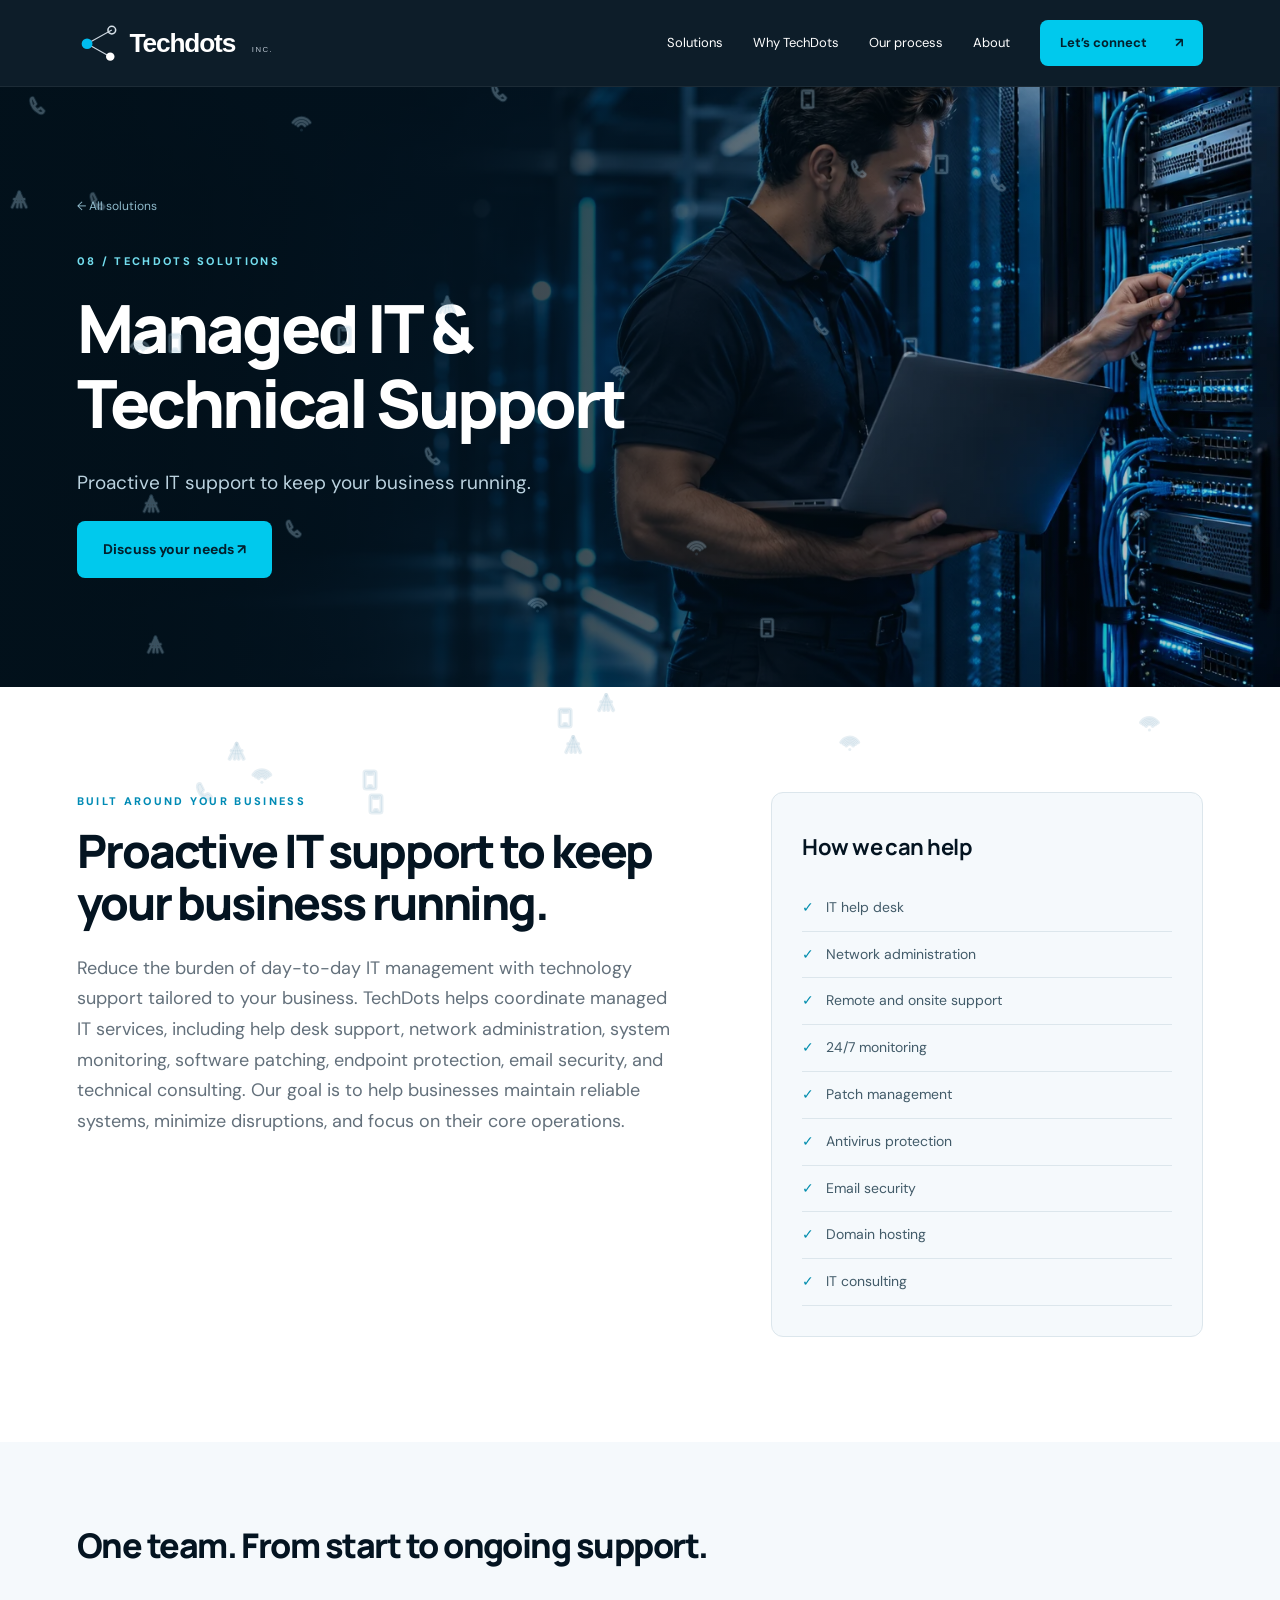
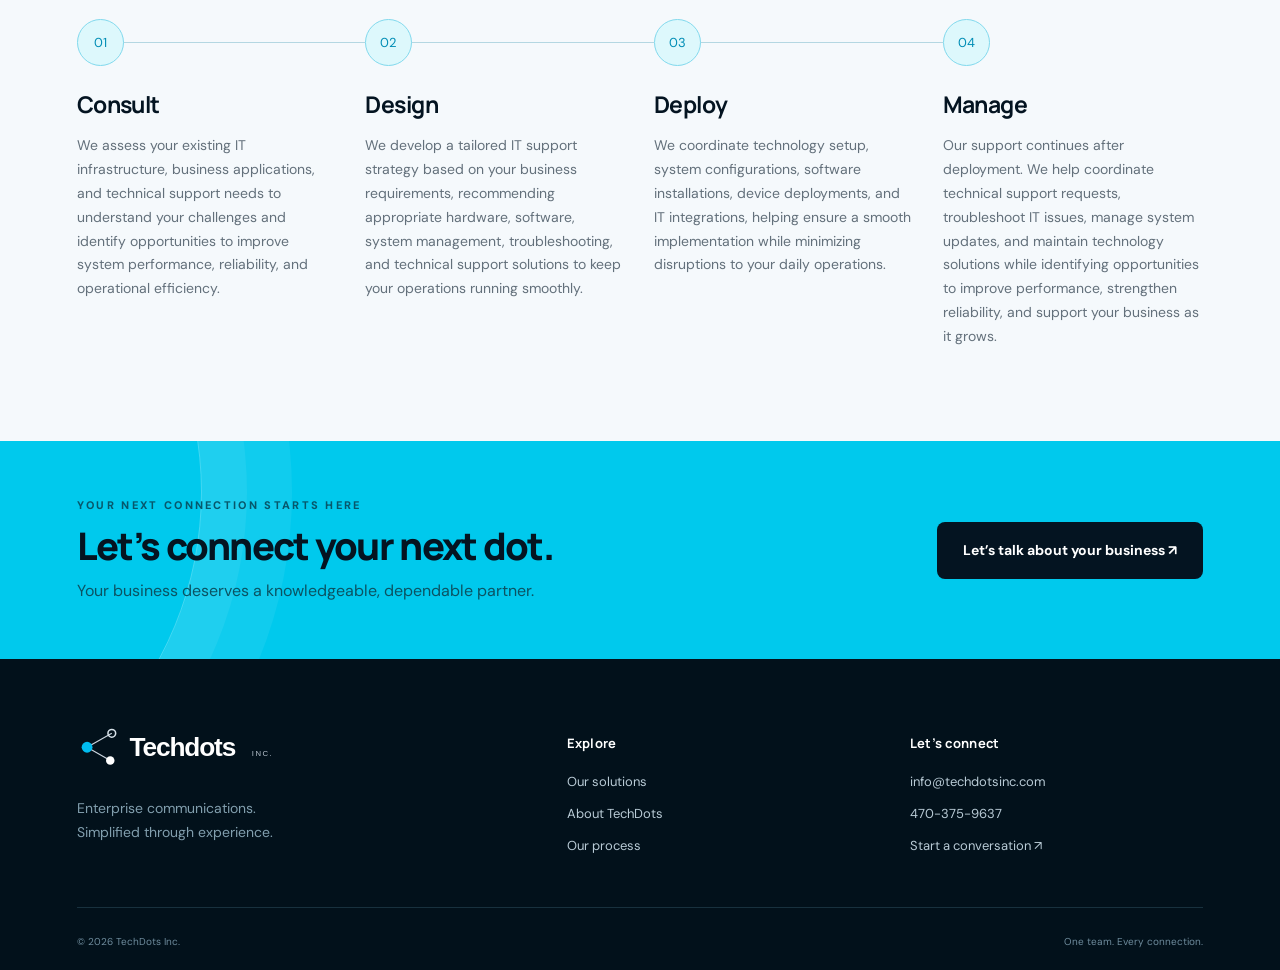
<file: it.html>
<!doctype html><html lang="en"><head><meta charset="utf-8"><meta name="viewport" content="width=device-width,initial-scale=1"><title>Managed IT & Technical Support | TechDots Inc.</title><meta name="description" content="TechDots simplifies enterprise mobility, networking, cloud, security and account management with experienced guidance and personalized support."><meta name="theme-color" content="#041421"><link rel="icon" href="assets/favicon.svg" type="image/svg+xml"><link rel="stylesheet" href="styles.css"><script src="script.js" defer></script></head><body><canvas id="ambient-network" aria-hidden="true"></canvas><a class="skip" href="#main">Skip to content</a><header><div class="wrap header-inner"><a class="brand" href="index.html" aria-label="TechDots home"><img class="site-logo" src="assets/techdots-logo.svg" width="282" height="58" alt="Techdots Inc."></a><button class="menu-toggle" aria-label="Open navigation" aria-expanded="false">☰</button><nav aria-label="Main navigation"><a href="solutions.html">Solutions</a><a href="index.html#why">Why TechDots</a><a href="index.html#process">Our process</a><a href="about.html">About</a><a class="button small" href="contact.html">Let’s connect <span>↗</span></a></nav></div></header><main id="main"><section class="detail-hero"><img src="assets/it.webp" alt="" fetchpriority="high"><div class="wrap"><a class="breadcrumb" href="solutions.html">← All solutions</a><span class="eyebrow">08 / TECHDOTS SOLUTIONS</span><h1>Managed IT &amp; Technical Support</h1><p class="lead">Proactive IT support to keep your business running.</p><a class="button" href="contact.html?service=it">Discuss your needs ↗</a></div></section><section class="section"><div class="wrap detail-copy"><div><span class="eyebrow">BUILT AROUND YOUR BUSINESS</span><h2>Proactive IT support to keep your business running.</h2><p>Reduce the burden of day-to-day IT management with technology support tailored to your business. TechDots helps coordinate managed IT services, including help desk support, network administration, system monitoring, software patching, endpoint protection, email security, and technical consulting. Our goal is to help businesses maintain reliable systems, minimize disruptions, and focus on their core operations.</p></div><aside><h3>How we can help</h3><ul class="feature-list"><li>✓ <span>IT help desk</span></li><li>✓ <span>Network administration</span></li><li>✓ <span>Remote and onsite support</span></li><li>✓ <span>24/7 monitoring</span></li><li>✓ <span>Patch management</span></li><li>✓ <span>Antivirus protection</span></li><li>✓ <span>Email security</span></li><li>✓ <span>Domain hosting</span></li><li>✓ <span>IT consulting</span></li></ul></aside></div></section><section class="mini-process"><div class="wrap"><h2>One team. From start to ongoing support.</h2><div class="steps"><article><span class="step-number">01</span><h3>Consult</h3><p>We assess your existing IT infrastructure, business applications, and technical support needs to understand your challenges and identify opportunities to improve system performance, reliability, and operational efficiency.</p></article><article><span class="step-number">02</span><h3>Design</h3><p>We develop a tailored IT support strategy based on your business requirements, recommending appropriate hardware, software, system management, troubleshooting, and technical support solutions to keep your operations running smoothly.</p></article><article><span class="step-number">03</span><h3>Deploy</h3><p>We coordinate technology setup, system configurations, software installations, device deployments, and IT integrations, helping ensure a smooth implementation while minimizing disruptions to your daily operations.</p></article><article><span class="step-number">04</span><h3>Manage</h3><p>Our support continues after deployment. We help coordinate technical support requests, troubleshoot IT issues, manage system updates, and maintain technology solutions while identifying opportunities to improve performance, strengthen reliability, and support your business as it grows.</p></article></div></div></section><section class="cta"><div class="wrap"><div><span class="eyebrow">YOUR NEXT CONNECTION STARTS HERE</span><h2>Let’s connect your next dot.</h2><p>Your business deserves a knowledgeable, dependable partner.</p></div><a class="button dark" href="contact.html">Let’s talk about your business ↗</a></div></section></main><footer><div class="wrap footer-grid"><div><a class="brand" href="index.html"><img class="site-logo" src="assets/techdots-logo.svg" width="282" height="58" alt="Techdots Inc."></a><p>Enterprise communications.<br>Simplified through experience.</p></div><div><h3>Explore</h3><a href="solutions.html">Our solutions</a><a href="about.html">About TechDots</a><a href="index.html#process">Our process</a></div><div><h3>Let’s connect</h3><a href="mailto:info@techdotsinc.com">info@techdotsinc.com</a><a href="tel:+14703759637">470-375-9637</a><a href="contact.html">Start a conversation ↗</a></div></div><div class="wrap footer-bottom"><span>© <span data-year></span> TechDots Inc.</span><span>One team. Every connection.</span></div></footer><button class="back-top" aria-label="Back to top">↑</button></body></html>
</file>
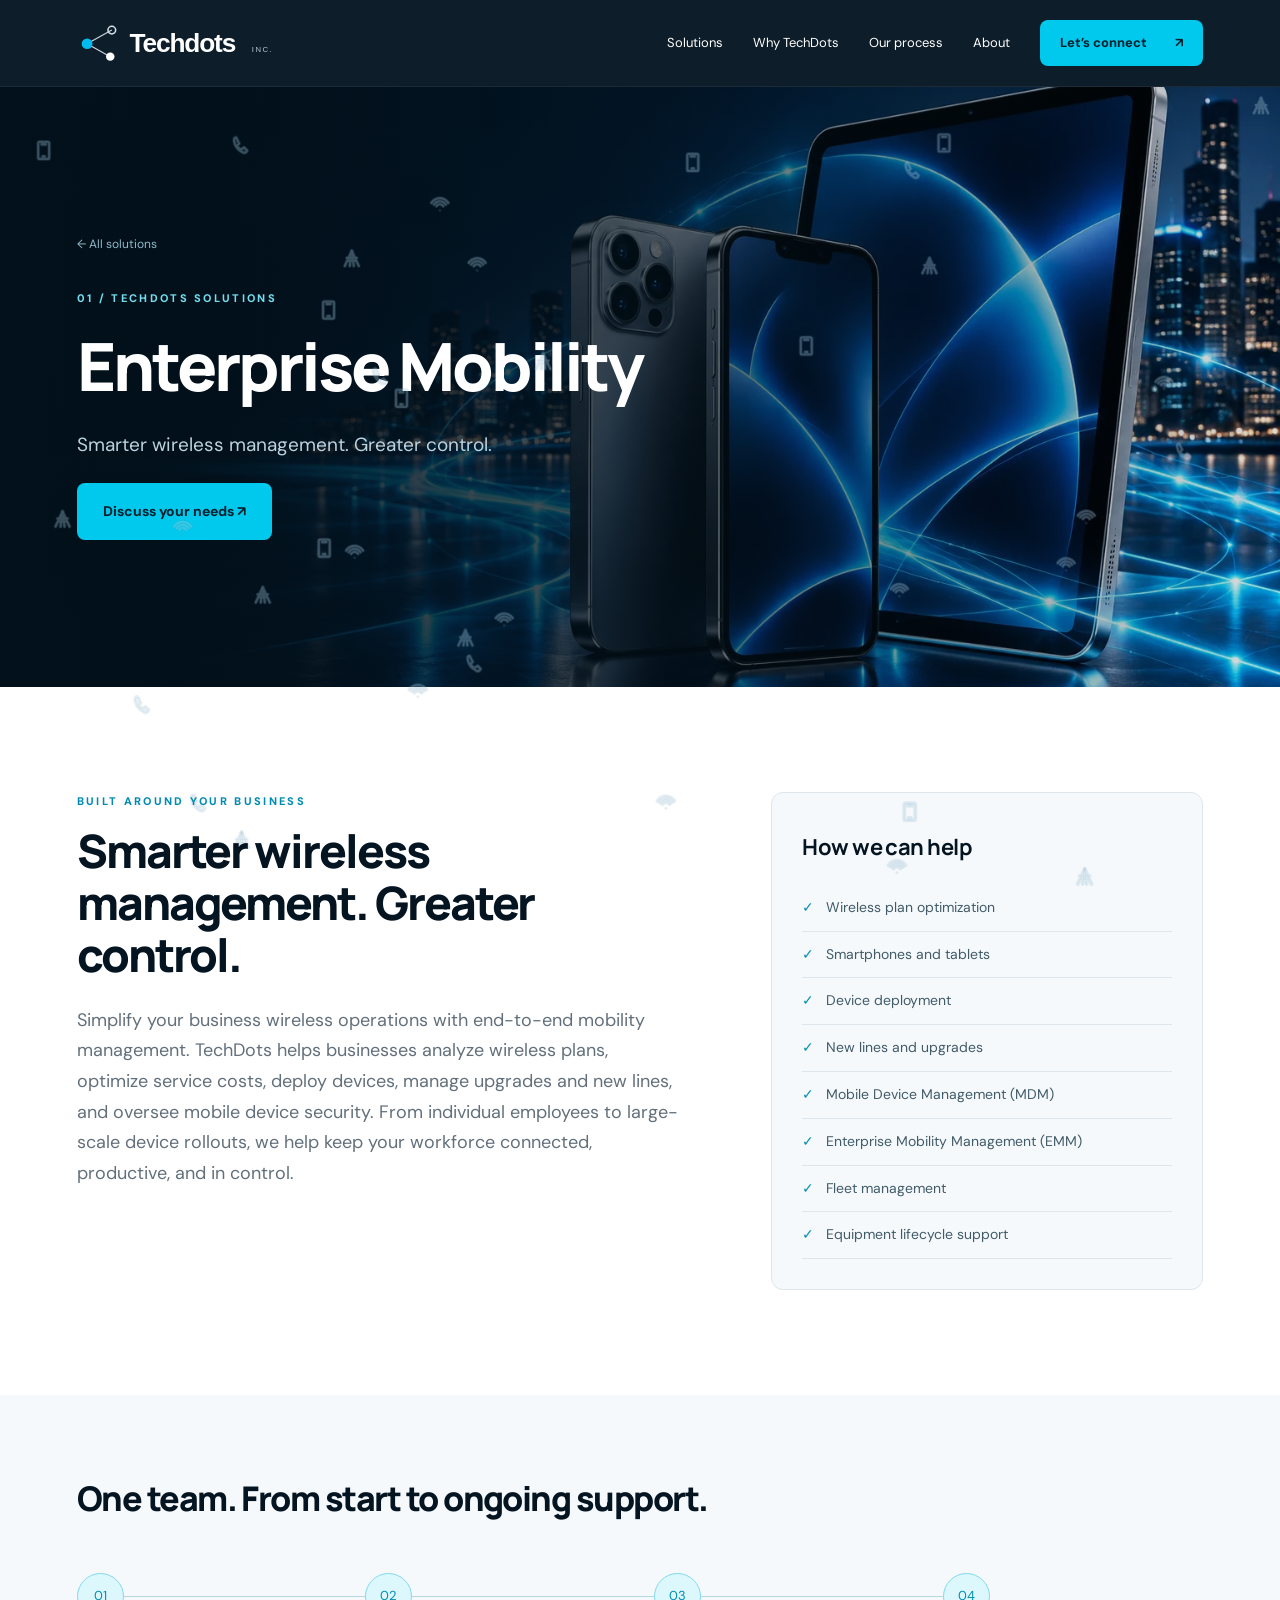
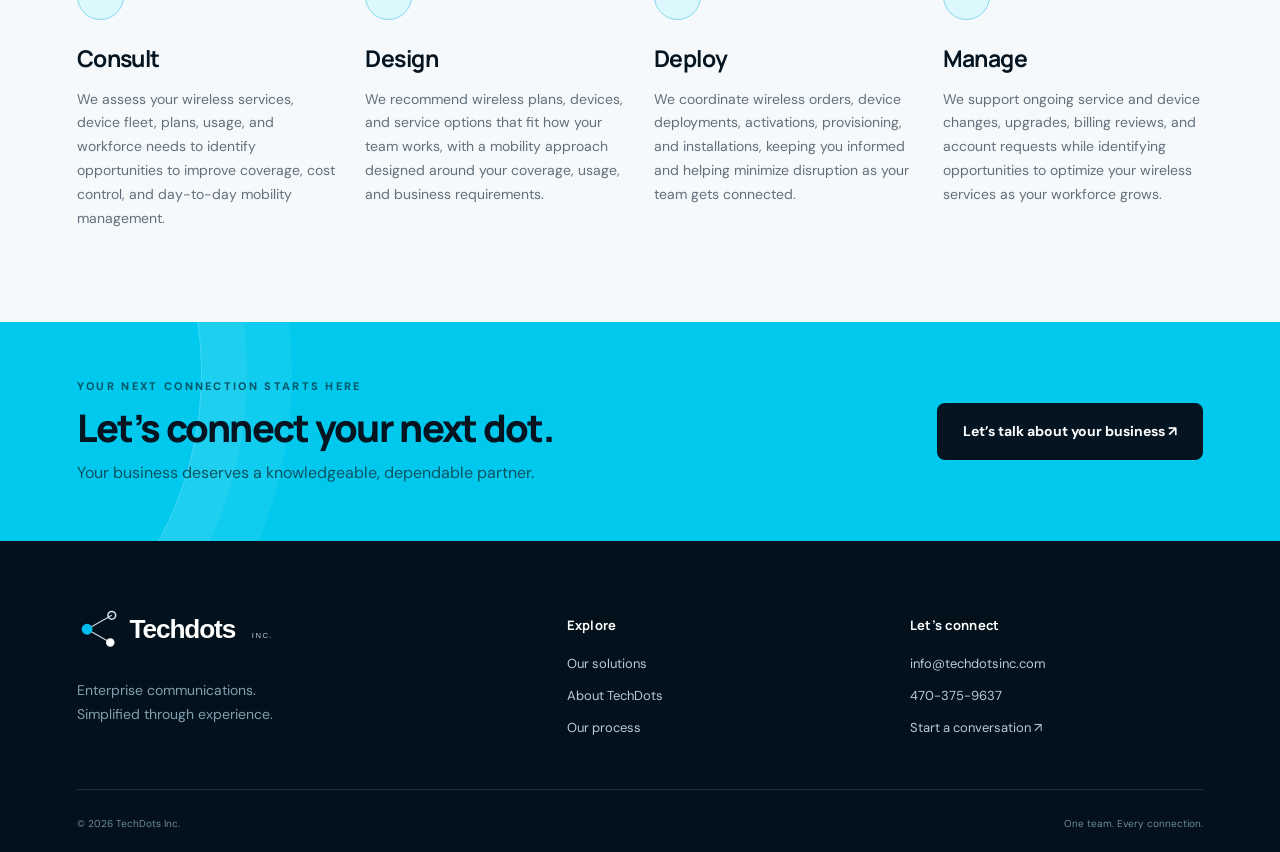
<file: mobility.html>
<!doctype html><html lang="en"><head><meta charset="utf-8"><meta name="viewport" content="width=device-width,initial-scale=1"><title>Enterprise Mobility | TechDots Inc.</title><meta name="description" content="TechDots simplifies enterprise mobility, networking, cloud, security and account management with experienced guidance and personalized support."><meta name="theme-color" content="#041421"><link rel="icon" href="assets/favicon.svg" type="image/svg+xml"><link rel="stylesheet" href="styles.css"><script src="script.js" defer></script></head><body><canvas id="ambient-network" aria-hidden="true"></canvas><a class="skip" href="#main">Skip to content</a><header><div class="wrap header-inner"><a class="brand" href="index.html" aria-label="TechDots home"><img class="site-logo" src="assets/techdots-logo.svg" width="282" height="58" alt="Techdots Inc."></a><button class="menu-toggle" aria-label="Open navigation" aria-expanded="false">☰</button><nav aria-label="Main navigation"><a href="solutions.html">Solutions</a><a href="index.html#why">Why TechDots</a><a href="index.html#process">Our process</a><a href="about.html">About</a><a class="button small" href="contact.html">Let’s connect <span>↗</span></a></nav></div></header><main id="main"><section class="detail-hero"><img src="assets/mobility.webp" alt="" fetchpriority="high"><div class="wrap"><a class="breadcrumb" href="solutions.html">← All solutions</a><span class="eyebrow">01 / TECHDOTS SOLUTIONS</span><h1>Enterprise Mobility</h1><p class="lead">Smarter wireless management. Greater control.</p><a class="button" href="contact.html?service=mobility">Discuss your needs ↗</a></div></section><section class="section"><div class="wrap detail-copy"><div><span class="eyebrow">BUILT AROUND YOUR BUSINESS</span><h2>Smarter wireless management. Greater control.</h2><p>Simplify your business wireless operations with end-to-end mobility management. TechDots helps businesses analyze wireless plans, optimize service costs, deploy devices, manage upgrades and new lines, and oversee mobile device security. From individual employees to large-scale device rollouts, we help keep your workforce connected, productive, and in control.</p></div><aside><h3>How we can help</h3><ul class="feature-list"><li>✓ <span>Wireless plan optimization</span></li><li>✓ <span>Smartphones and tablets</span></li><li>✓ <span>Device deployment</span></li><li>✓ <span>New lines and upgrades</span></li><li>✓ <span>Mobile Device Management (MDM)</span></li><li>✓ <span>Enterprise Mobility Management (EMM)</span></li><li>✓ <span>Fleet management</span></li><li>✓ <span>Equipment lifecycle support</span></li></ul></aside></div></section><section class="mini-process"><div class="wrap"><h2>One team. From start to ongoing support.</h2><div class="steps"><article><span class="step-number">01</span><h3>Consult</h3><p>We assess your wireless services, device fleet, plans, usage, and workforce needs to identify opportunities to improve coverage, cost control, and day-to-day mobility management.</p></article><article><span class="step-number">02</span><h3>Design</h3><p>We recommend wireless plans, devices, and service options that fit how your team works, with a mobility approach designed around your coverage, usage, and business requirements.</p></article><article><span class="step-number">03</span><h3>Deploy</h3><p>We coordinate wireless orders, device deployments, activations, provisioning, and installations, keeping you informed and helping minimize disruption as your team gets connected.</p></article><article><span class="step-number">04</span><h3>Manage</h3><p>We support ongoing service and device changes, upgrades, billing reviews, and account requests while identifying opportunities to optimize your wireless services as your workforce grows.</p></article></div></div></section><section class="cta"><div class="wrap"><div><span class="eyebrow">YOUR NEXT CONNECTION STARTS HERE</span><h2>Let’s connect your next dot.</h2><p>Your business deserves a knowledgeable, dependable partner.</p></div><a class="button dark" href="contact.html">Let’s talk about your business ↗</a></div></section></main><footer><div class="wrap footer-grid"><div><a class="brand" href="index.html"><img class="site-logo" src="assets/techdots-logo.svg" width="282" height="58" alt="Techdots Inc."></a><p>Enterprise communications.<br>Simplified through experience.</p></div><div><h3>Explore</h3><a href="solutions.html">Our solutions</a><a href="about.html">About TechDots</a><a href="index.html#process">Our process</a></div><div><h3>Let’s connect</h3><a href="mailto:info@techdotsinc.com">info@techdotsinc.com</a><a href="tel:+14703759637">470-375-9637</a><a href="contact.html">Start a conversation ↗</a></div></div><div class="wrap footer-bottom"><span>© <span data-year></span> TechDots Inc.</span><span>One team. Every connection.</span></div></footer><button class="back-top" aria-label="Back to top">↑</button></body></html>
</file>
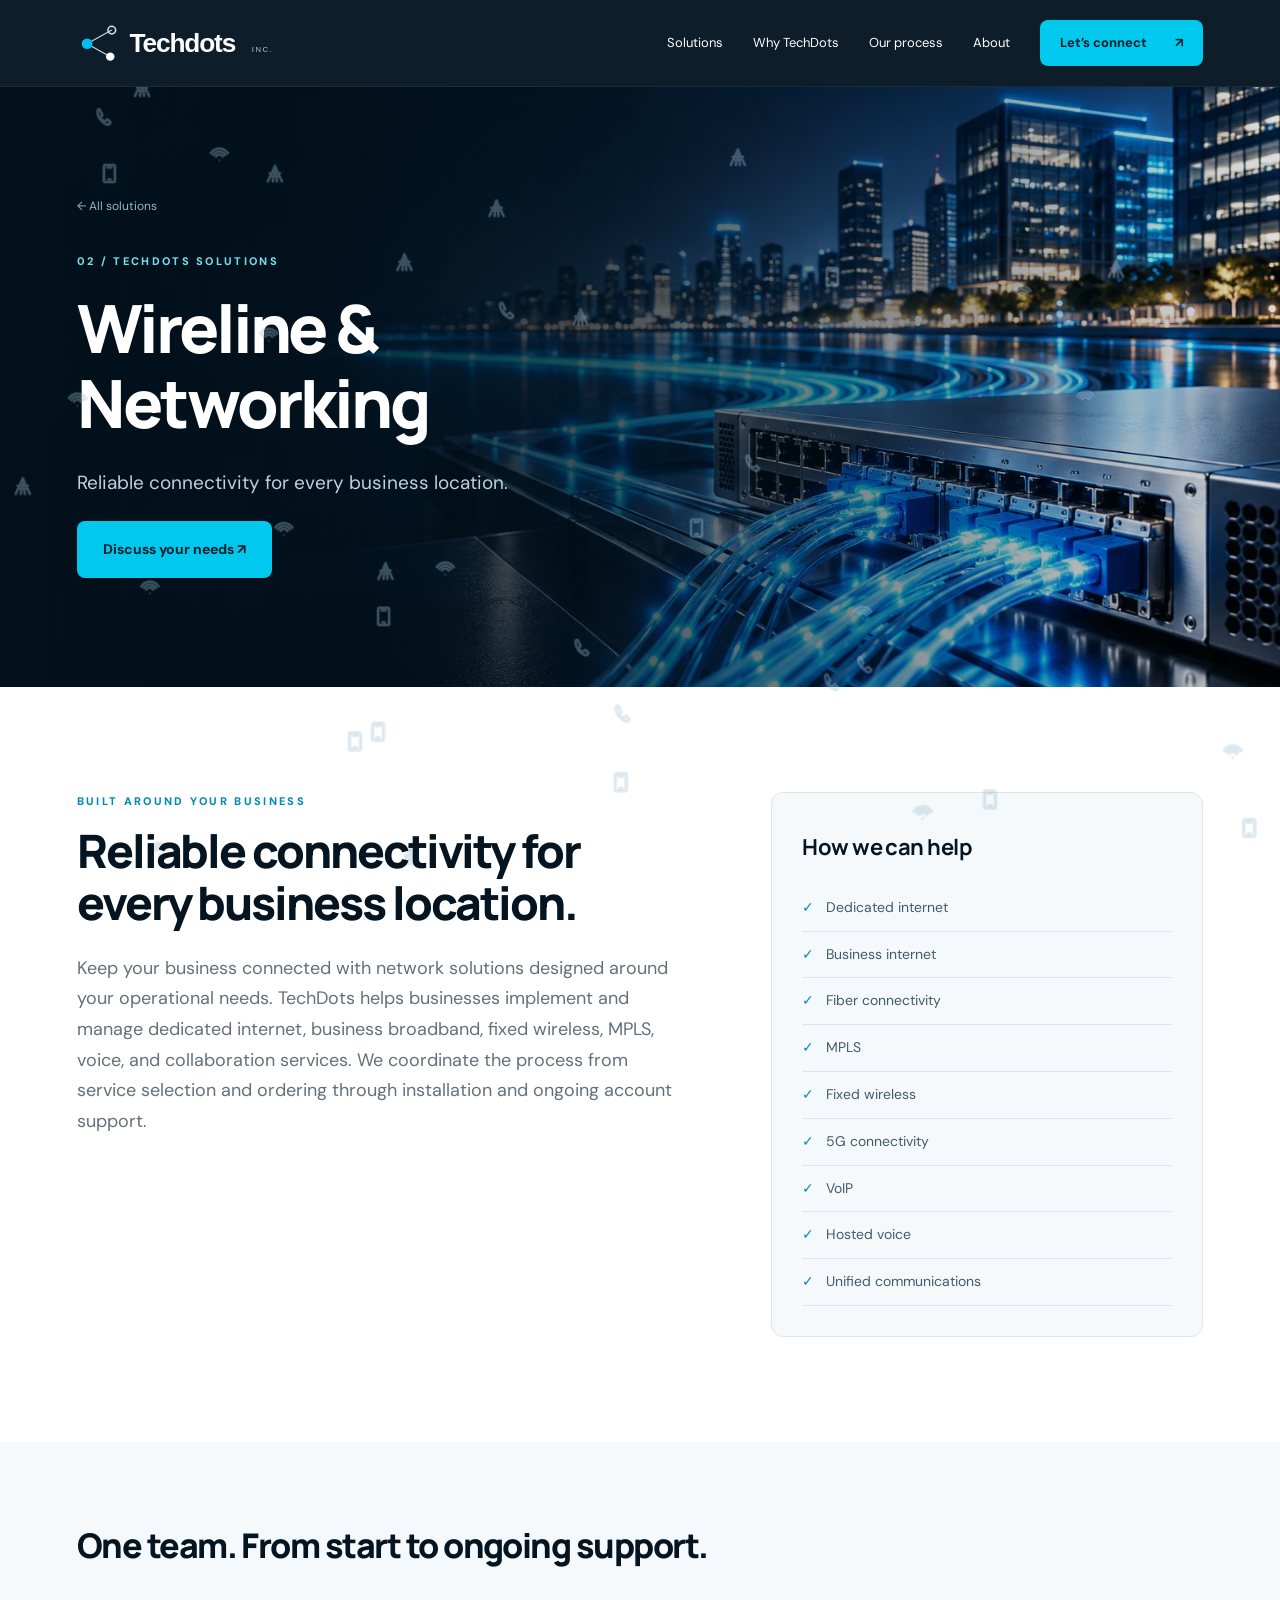
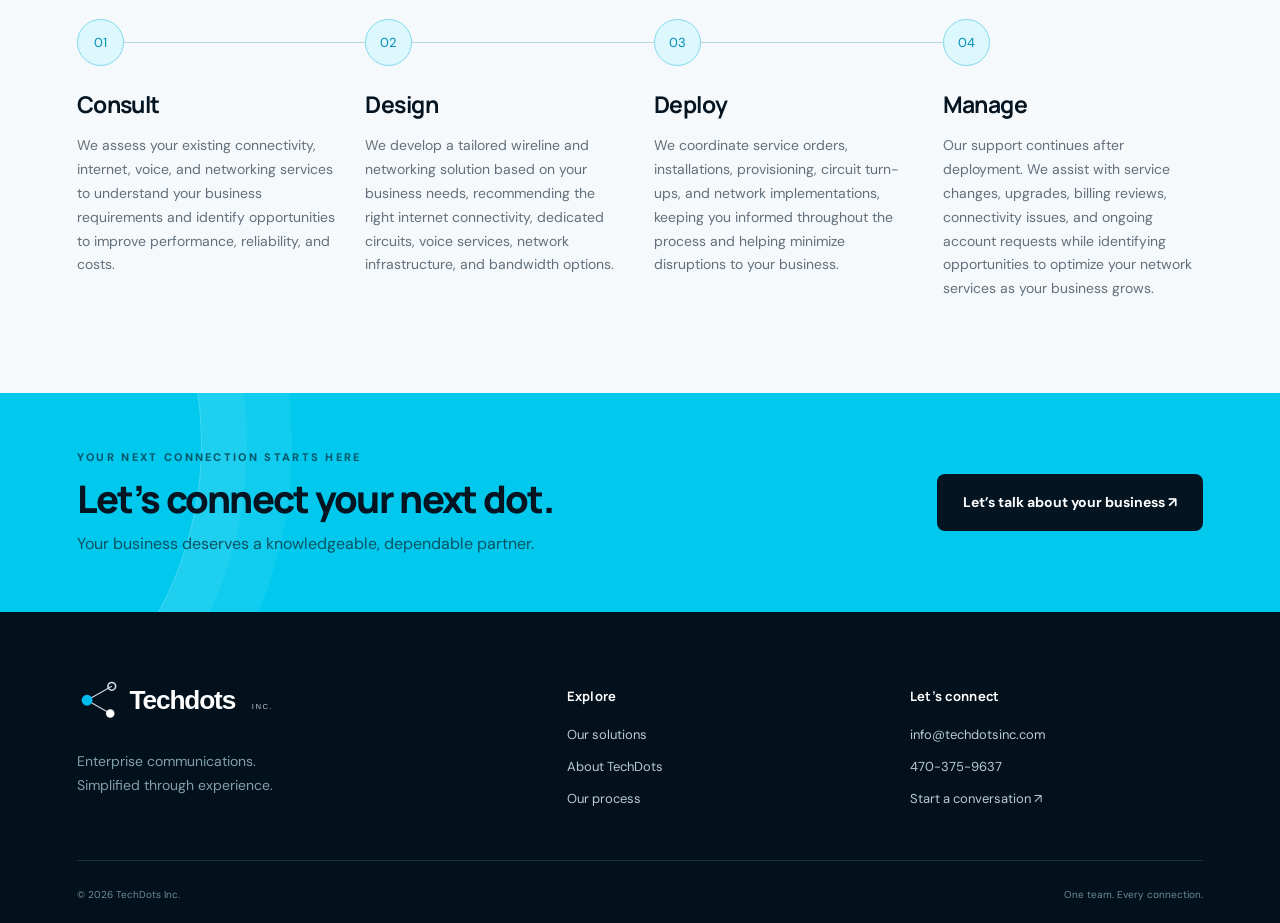
<file: network.html>
<!doctype html><html lang="en"><head><meta charset="utf-8"><meta name="viewport" content="width=device-width,initial-scale=1"><title>Wireline & Networking | TechDots Inc.</title><meta name="description" content="TechDots simplifies enterprise mobility, networking, cloud, security and account management with experienced guidance and personalized support."><meta name="theme-color" content="#041421"><link rel="icon" href="assets/favicon.svg" type="image/svg+xml"><link rel="stylesheet" href="styles.css"><script src="script.js" defer></script></head><body><canvas id="ambient-network" aria-hidden="true"></canvas><a class="skip" href="#main">Skip to content</a><header><div class="wrap header-inner"><a class="brand" href="index.html" aria-label="TechDots home"><img class="site-logo" src="assets/techdots-logo.svg" width="282" height="58" alt="Techdots Inc."></a><button class="menu-toggle" aria-label="Open navigation" aria-expanded="false">☰</button><nav aria-label="Main navigation"><a href="solutions.html">Solutions</a><a href="index.html#why">Why TechDots</a><a href="index.html#process">Our process</a><a href="about.html">About</a><a class="button small" href="contact.html">Let’s connect <span>↗</span></a></nav></div></header><main id="main"><section class="detail-hero"><img src="assets/network.webp" alt="" fetchpriority="high"><div class="wrap"><a class="breadcrumb" href="solutions.html">← All solutions</a><span class="eyebrow">02 / TECHDOTS SOLUTIONS</span><h1>Wireline &amp; Networking</h1><p class="lead">Reliable connectivity for every business location.</p><a class="button" href="contact.html?service=network">Discuss your needs ↗</a></div></section><section class="section"><div class="wrap detail-copy"><div><span class="eyebrow">BUILT AROUND YOUR BUSINESS</span><h2>Reliable connectivity for every business location.</h2><p>Keep your business connected with network solutions designed around your operational needs. TechDots helps businesses implement and manage dedicated internet, business broadband, fixed wireless, MPLS, voice, and collaboration services. We coordinate the process from service selection and ordering through installation and ongoing account support.</p></div><aside><h3>How we can help</h3><ul class="feature-list"><li>✓ <span>Dedicated internet</span></li><li>✓ <span>Business internet</span></li><li>✓ <span>Fiber connectivity</span></li><li>✓ <span>MPLS</span></li><li>✓ <span>Fixed wireless</span></li><li>✓ <span>5G connectivity</span></li><li>✓ <span>VoIP</span></li><li>✓ <span>Hosted voice</span></li><li>✓ <span>Unified communications</span></li></ul></aside></div></section><section class="mini-process"><div class="wrap"><h2>One team. From start to ongoing support.</h2><div class="steps"><article><span class="step-number">01</span><h3>Consult</h3><p>We assess your existing connectivity, internet, voice, and networking services to understand your business requirements and identify opportunities to improve performance, reliability, and costs.</p></article><article><span class="step-number">02</span><h3>Design</h3><p>We develop a tailored wireline and networking solution based on your business needs, recommending the right internet connectivity, dedicated circuits, voice services, network infrastructure, and bandwidth options.</p></article><article><span class="step-number">03</span><h3>Deploy</h3><p>We coordinate service orders, installations, provisioning, circuit turn-ups, and network implementations, keeping you informed throughout the process and helping minimize disruptions to your business.</p></article><article><span class="step-number">04</span><h3>Manage</h3><p>Our support continues after deployment. We assist with service changes, upgrades, billing reviews, connectivity issues, and ongoing account requests while identifying opportunities to optimize your network services as your business grows.</p></article></div></div></section><section class="cta"><div class="wrap"><div><span class="eyebrow">YOUR NEXT CONNECTION STARTS HERE</span><h2>Let’s connect your next dot.</h2><p>Your business deserves a knowledgeable, dependable partner.</p></div><a class="button dark" href="contact.html">Let’s talk about your business ↗</a></div></section></main><footer><div class="wrap footer-grid"><div><a class="brand" href="index.html"><img class="site-logo" src="assets/techdots-logo.svg" width="282" height="58" alt="Techdots Inc."></a><p>Enterprise communications.<br>Simplified through experience.</p></div><div><h3>Explore</h3><a href="solutions.html">Our solutions</a><a href="about.html">About TechDots</a><a href="index.html#process">Our process</a></div><div><h3>Let’s connect</h3><a href="mailto:info@techdotsinc.com">info@techdotsinc.com</a><a href="tel:+14703759637">470-375-9637</a><a href="contact.html">Start a conversation ↗</a></div></div><div class="wrap footer-bottom"><span>© <span data-year></span> TechDots Inc.</span><span>One team. Every connection.</span></div></footer><button class="back-top" aria-label="Back to top">↑</button></body></html>
</file>
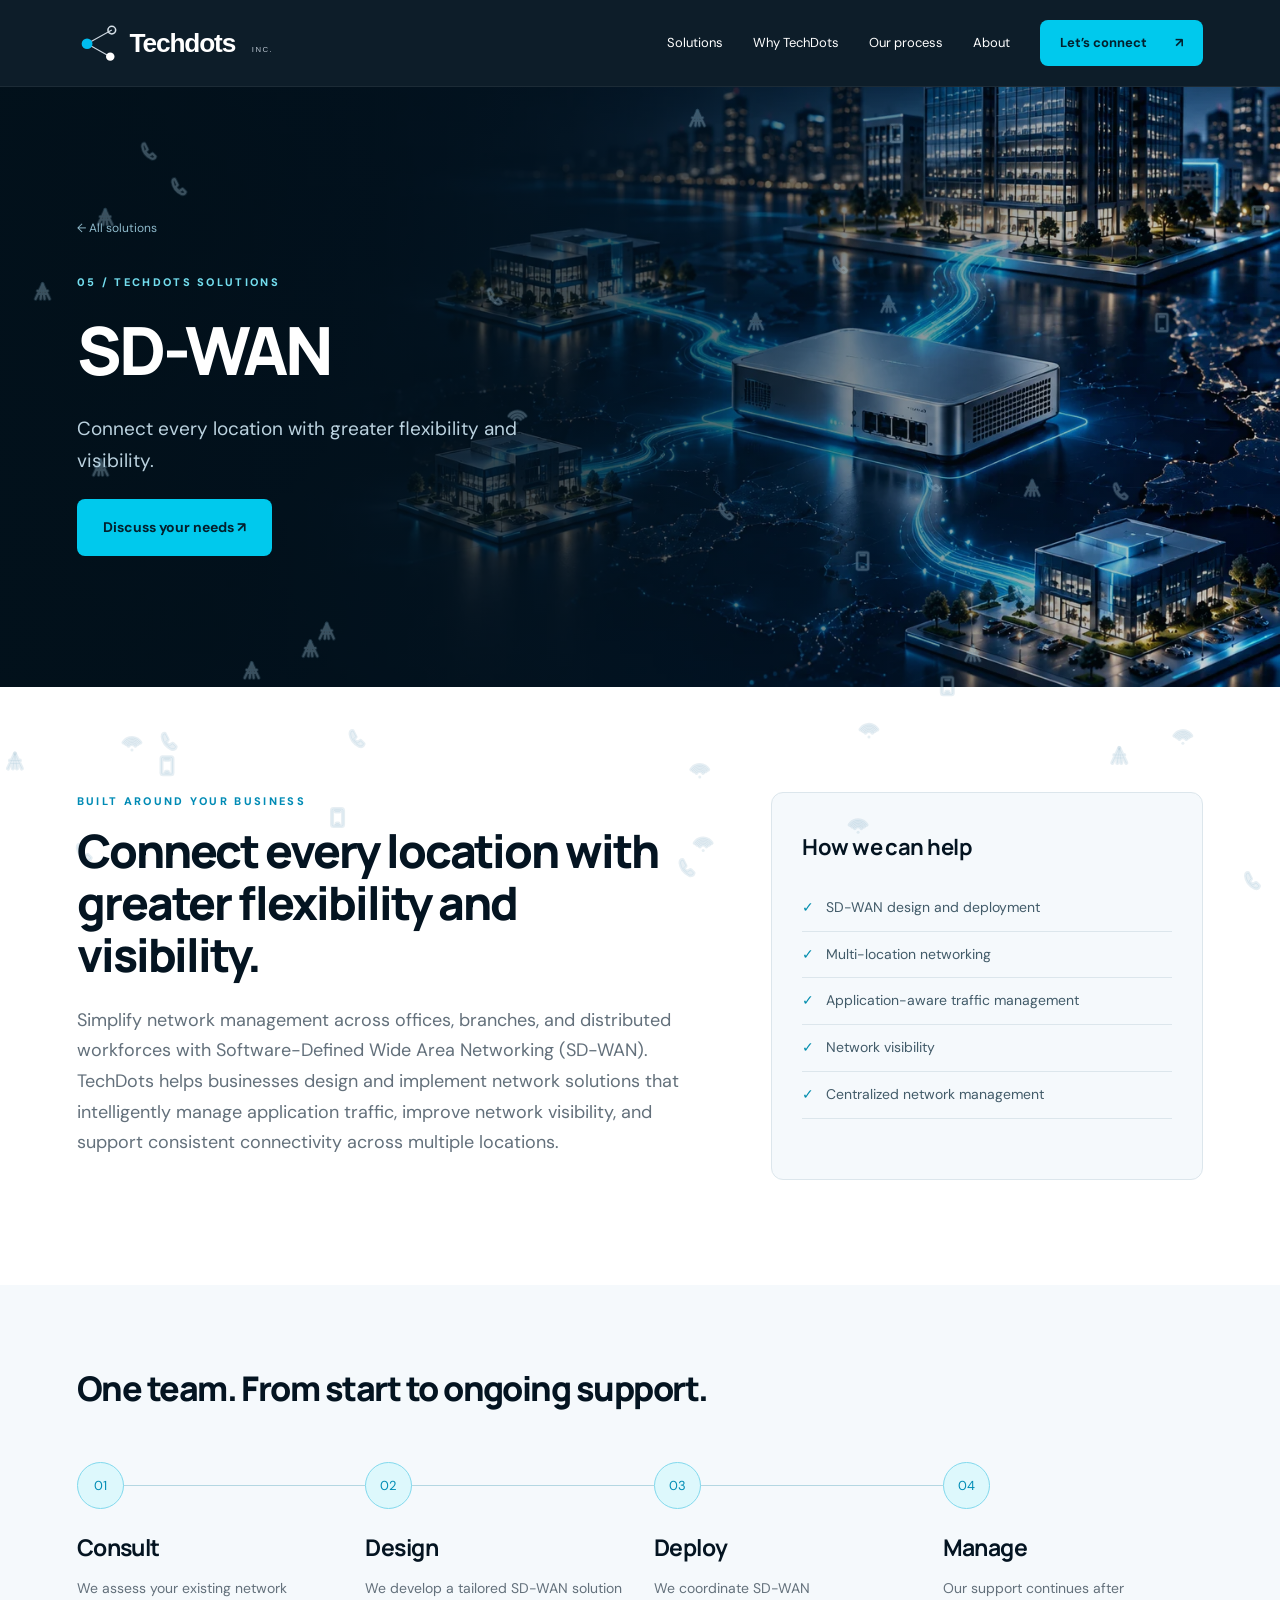
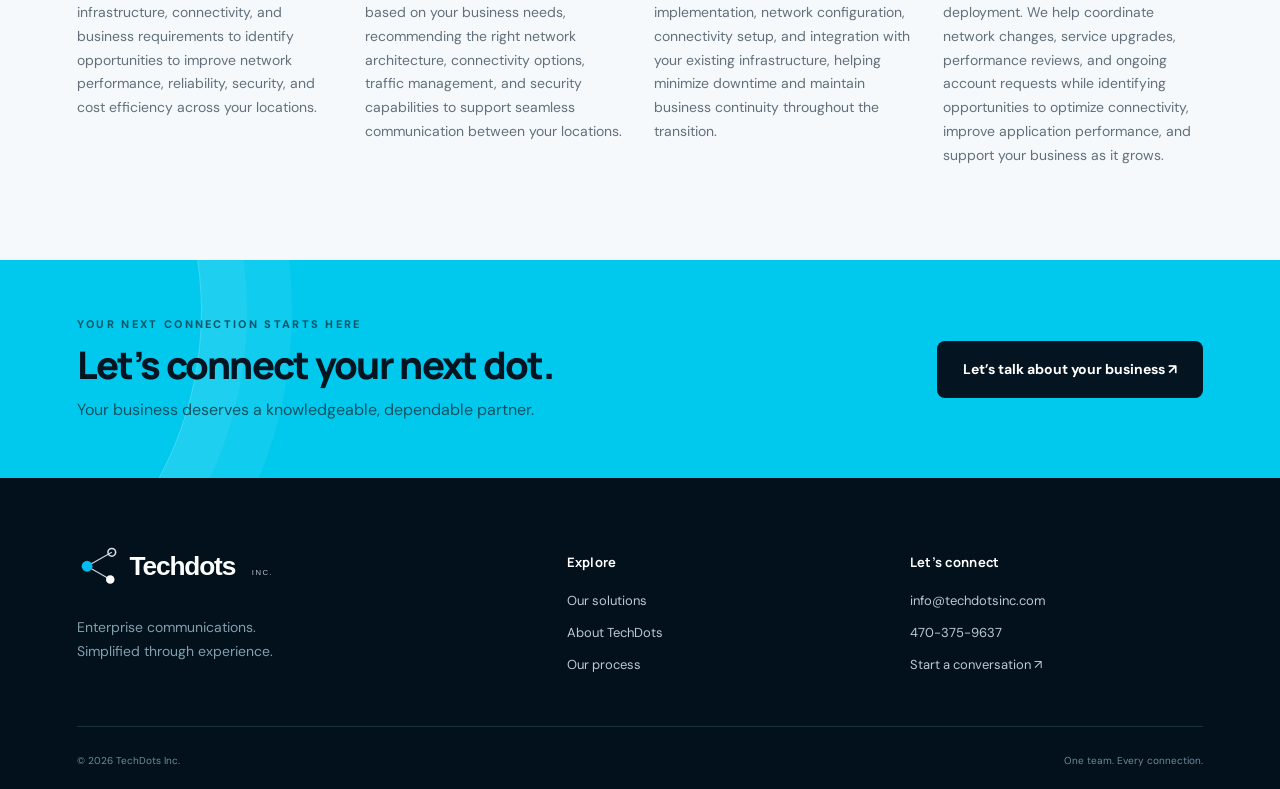
<file: sdwan.html>
<!doctype html><html lang="en"><head><meta charset="utf-8"><meta name="viewport" content="width=device-width,initial-scale=1"><title>SD-WAN | TechDots Inc.</title><meta name="description" content="TechDots simplifies enterprise mobility, networking, cloud, security and account management with experienced guidance and personalized support."><meta name="theme-color" content="#041421"><link rel="icon" href="assets/favicon.svg" type="image/svg+xml"><link rel="stylesheet" href="styles.css"><script src="script.js" defer></script></head><body><canvas id="ambient-network" aria-hidden="true"></canvas><a class="skip" href="#main">Skip to content</a><header><div class="wrap header-inner"><a class="brand" href="index.html" aria-label="TechDots home"><img class="site-logo" src="assets/techdots-logo.svg" width="282" height="58" alt="Techdots Inc."></a><button class="menu-toggle" aria-label="Open navigation" aria-expanded="false">☰</button><nav aria-label="Main navigation"><a href="solutions.html">Solutions</a><a href="index.html#why">Why TechDots</a><a href="index.html#process">Our process</a><a href="about.html">About</a><a class="button small" href="contact.html">Let’s connect <span>↗</span></a></nav></div></header><main id="main"><section class="detail-hero"><img src="assets/sdwan.webp" alt="" fetchpriority="high"><div class="wrap"><a class="breadcrumb" href="solutions.html">← All solutions</a><span class="eyebrow">05 / TECHDOTS SOLUTIONS</span><h1>SD-WAN</h1><p class="lead">Connect every location with greater flexibility and visibility.</p><a class="button" href="contact.html?service=sdwan">Discuss your needs ↗</a></div></section><section class="section"><div class="wrap detail-copy"><div><span class="eyebrow">BUILT AROUND YOUR BUSINESS</span><h2>Connect every location with greater flexibility and visibility.</h2><p>Simplify network management across offices, branches, and distributed workforces with Software-Defined Wide Area Networking (SD-WAN). TechDots helps businesses design and implement network solutions that intelligently manage application traffic, improve network visibility, and support consistent connectivity across multiple locations.</p></div><aside><h3>How we can help</h3><ul class="feature-list"><li>✓ <span>SD-WAN design and deployment</span></li><li>✓ <span>Multi-location networking</span></li><li>✓ <span>Application-aware traffic management</span></li><li>✓ <span>Network visibility</span></li><li>✓ <span>Centralized network management</span></li></ul></aside></div></section><section class="mini-process"><div class="wrap"><h2>One team. From start to ongoing support.</h2><div class="steps"><article><span class="step-number">01</span><h3>Consult</h3><p>We assess your existing network infrastructure, connectivity, and business requirements to identify opportunities to improve network performance, reliability, security, and cost efficiency across your locations.</p></article><article><span class="step-number">02</span><h3>Design</h3><p>We develop a tailored SD-WAN solution based on your business needs, recommending the right network architecture, connectivity options, traffic management, and security capabilities to support seamless communication between your locations.</p></article><article><span class="step-number">03</span><h3>Deploy</h3><p>We coordinate SD-WAN implementation, network configuration, connectivity setup, and integration with your existing infrastructure, helping minimize downtime and maintain business continuity throughout the transition.</p></article><article><span class="step-number">04</span><h3>Manage</h3><p>Our support continues after deployment. We help coordinate network changes, service upgrades, performance reviews, and ongoing account requests while identifying opportunities to optimize connectivity, improve application performance, and support your business as it grows.</p></article></div></div></section><section class="cta"><div class="wrap"><div><span class="eyebrow">YOUR NEXT CONNECTION STARTS HERE</span><h2>Let’s connect your next dot.</h2><p>Your business deserves a knowledgeable, dependable partner.</p></div><a class="button dark" href="contact.html">Let’s talk about your business ↗</a></div></section></main><footer><div class="wrap footer-grid"><div><a class="brand" href="index.html"><img class="site-logo" src="assets/techdots-logo.svg" width="282" height="58" alt="Techdots Inc."></a><p>Enterprise communications.<br>Simplified through experience.</p></div><div><h3>Explore</h3><a href="solutions.html">Our solutions</a><a href="about.html">About TechDots</a><a href="index.html#process">Our process</a></div><div><h3>Let’s connect</h3><a href="mailto:info@techdotsinc.com">info@techdotsinc.com</a><a href="tel:+14703759637">470-375-9637</a><a href="contact.html">Start a conversation ↗</a></div></div><div class="wrap footer-bottom"><span>© <span data-year></span> TechDots Inc.</span><span>One team. Every connection.</span></div></footer><button class="back-top" aria-label="Back to top">↑</button></body></html>
</file>
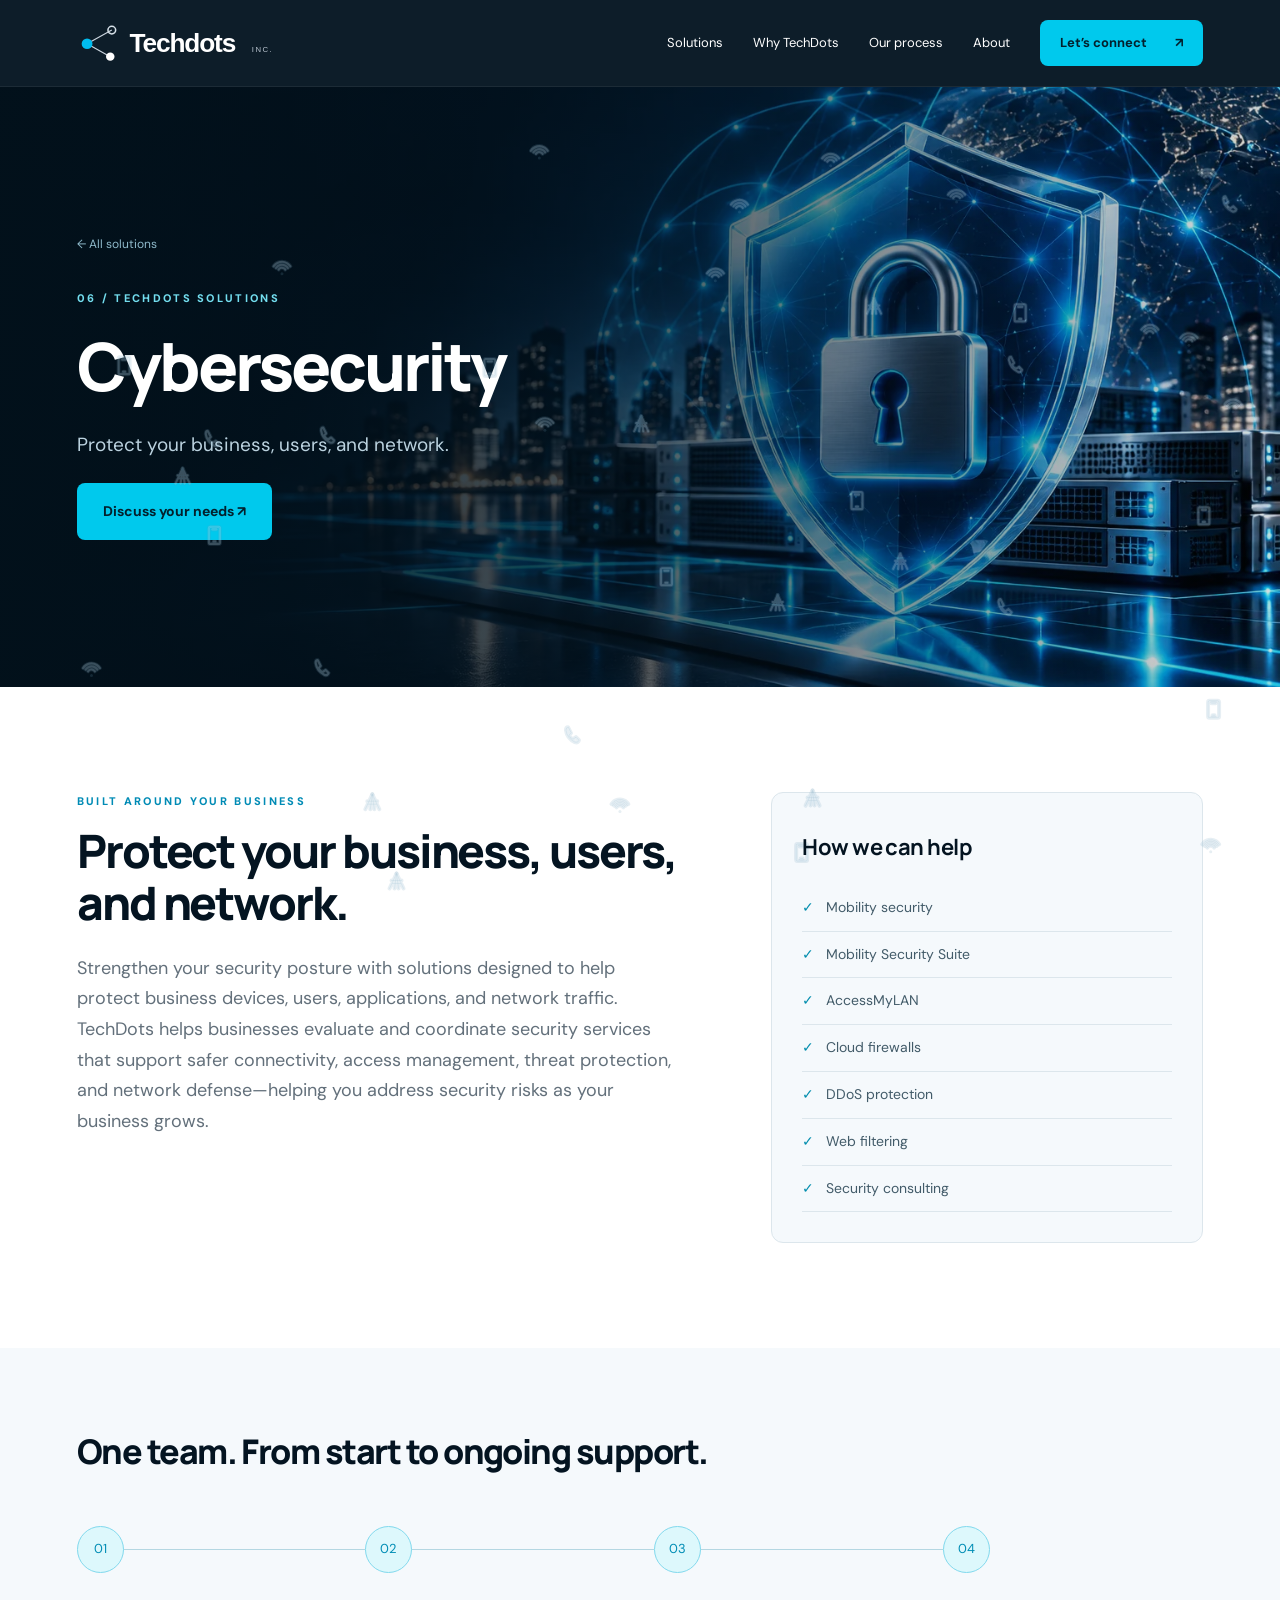
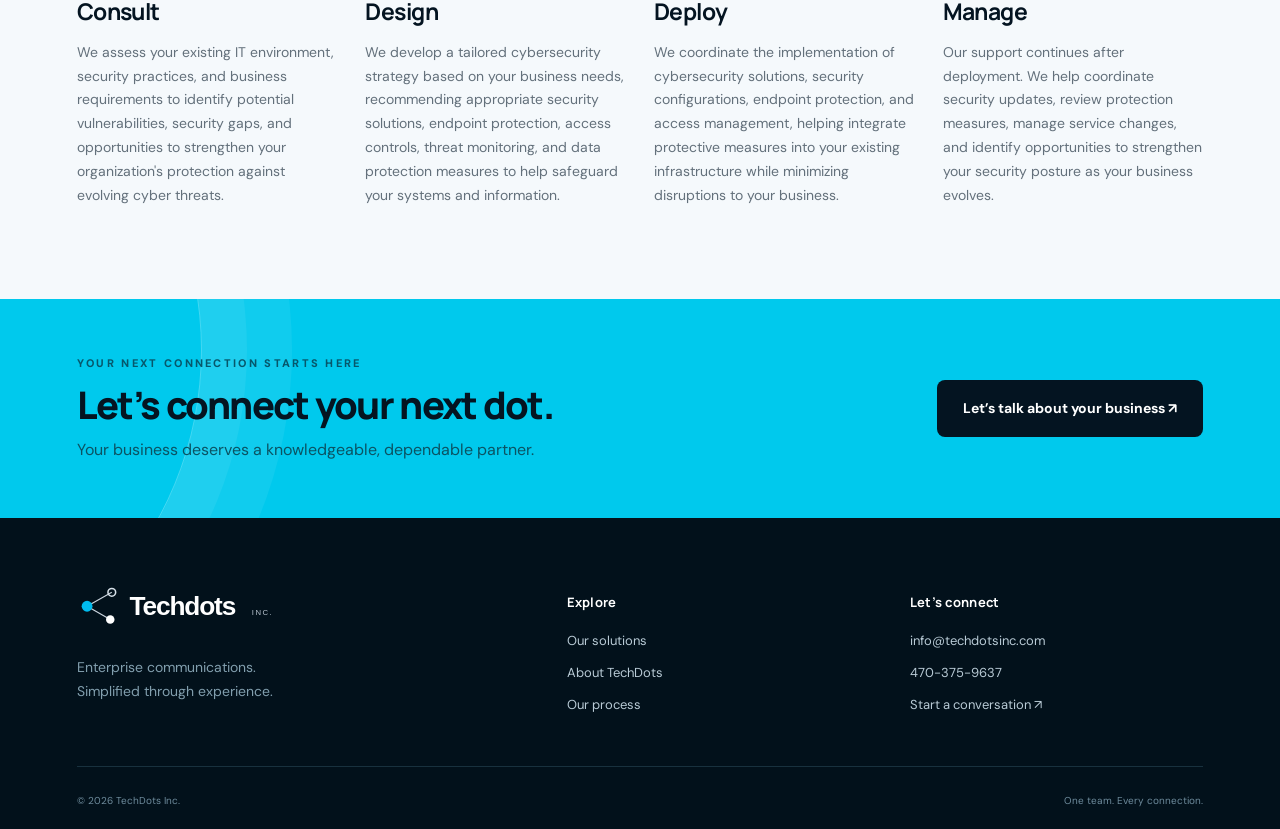
<file: security.html>
<!doctype html><html lang="en"><head><meta charset="utf-8"><meta name="viewport" content="width=device-width,initial-scale=1"><title>Cybersecurity | TechDots Inc.</title><meta name="description" content="TechDots simplifies enterprise mobility, networking, cloud, security and account management with experienced guidance and personalized support."><meta name="theme-color" content="#041421"><link rel="icon" href="assets/favicon.svg" type="image/svg+xml"><link rel="stylesheet" href="styles.css"><script src="script.js" defer></script></head><body><canvas id="ambient-network" aria-hidden="true"></canvas><a class="skip" href="#main">Skip to content</a><header><div class="wrap header-inner"><a class="brand" href="index.html" aria-label="TechDots home"><img class="site-logo" src="assets/techdots-logo.svg" width="282" height="58" alt="Techdots Inc."></a><button class="menu-toggle" aria-label="Open navigation" aria-expanded="false">☰</button><nav aria-label="Main navigation"><a href="solutions.html">Solutions</a><a href="index.html#why">Why TechDots</a><a href="index.html#process">Our process</a><a href="about.html">About</a><a class="button small" href="contact.html">Let’s connect <span>↗</span></a></nav></div></header><main id="main"><section class="detail-hero"><img src="assets/security.webp" alt="" fetchpriority="high"><div class="wrap"><a class="breadcrumb" href="solutions.html">← All solutions</a><span class="eyebrow">06 / TECHDOTS SOLUTIONS</span><h1>Cybersecurity</h1><p class="lead">Protect your business, users, and network.</p><a class="button" href="contact.html?service=security">Discuss your needs ↗</a></div></section><section class="section"><div class="wrap detail-copy"><div><span class="eyebrow">BUILT AROUND YOUR BUSINESS</span><h2>Protect your business, users, and network.</h2><p>Strengthen your security posture with solutions designed to help protect business devices, users, applications, and network traffic. TechDots helps businesses evaluate and coordinate security services that support safer connectivity, access management, threat protection, and network defense—helping you address security risks as your business grows.</p></div><aside><h3>How we can help</h3><ul class="feature-list"><li>✓ <span>Mobility security</span></li><li>✓ <span>Mobility Security Suite</span></li><li>✓ <span>AccessMyLAN</span></li><li>✓ <span>Cloud firewalls</span></li><li>✓ <span>DDoS protection</span></li><li>✓ <span>Web filtering</span></li><li>✓ <span>Security consulting</span></li></ul></aside></div></section><section class="mini-process"><div class="wrap"><h2>One team. From start to ongoing support.</h2><div class="steps"><article><span class="step-number">01</span><h3>Consult</h3><p>We assess your existing IT environment, security practices, and business requirements to identify potential vulnerabilities, security gaps, and opportunities to strengthen your organization's protection against evolving cyber threats.</p></article><article><span class="step-number">02</span><h3>Design</h3><p>We develop a tailored cybersecurity strategy based on your business needs, recommending appropriate security solutions, endpoint protection, access controls, threat monitoring, and data protection measures to help safeguard your systems and information.</p></article><article><span class="step-number">03</span><h3>Deploy</h3><p>We coordinate the implementation of cybersecurity solutions, security configurations, endpoint protection, and access management, helping integrate protective measures into your existing infrastructure while minimizing disruptions to your business.</p></article><article><span class="step-number">04</span><h3>Manage</h3><p>Our support continues after deployment. We help coordinate security updates, review protection measures, manage service changes, and identify opportunities to strengthen your security posture as your business evolves.</p></article></div></div></section><section class="cta"><div class="wrap"><div><span class="eyebrow">YOUR NEXT CONNECTION STARTS HERE</span><h2>Let’s connect your next dot.</h2><p>Your business deserves a knowledgeable, dependable partner.</p></div><a class="button dark" href="contact.html">Let’s talk about your business ↗</a></div></section></main><footer><div class="wrap footer-grid"><div><a class="brand" href="index.html"><img class="site-logo" src="assets/techdots-logo.svg" width="282" height="58" alt="Techdots Inc."></a><p>Enterprise communications.<br>Simplified through experience.</p></div><div><h3>Explore</h3><a href="solutions.html">Our solutions</a><a href="about.html">About TechDots</a><a href="index.html#process">Our process</a></div><div><h3>Let’s connect</h3><a href="mailto:info@techdotsinc.com">info@techdotsinc.com</a><a href="tel:+14703759637">470-375-9637</a><a href="contact.html">Start a conversation ↗</a></div></div><div class="wrap footer-bottom"><span>© <span data-year></span> TechDots Inc.</span><span>One team. Every connection.</span></div></footer><button class="back-top" aria-label="Back to top">↑</button></body></html>
</file>
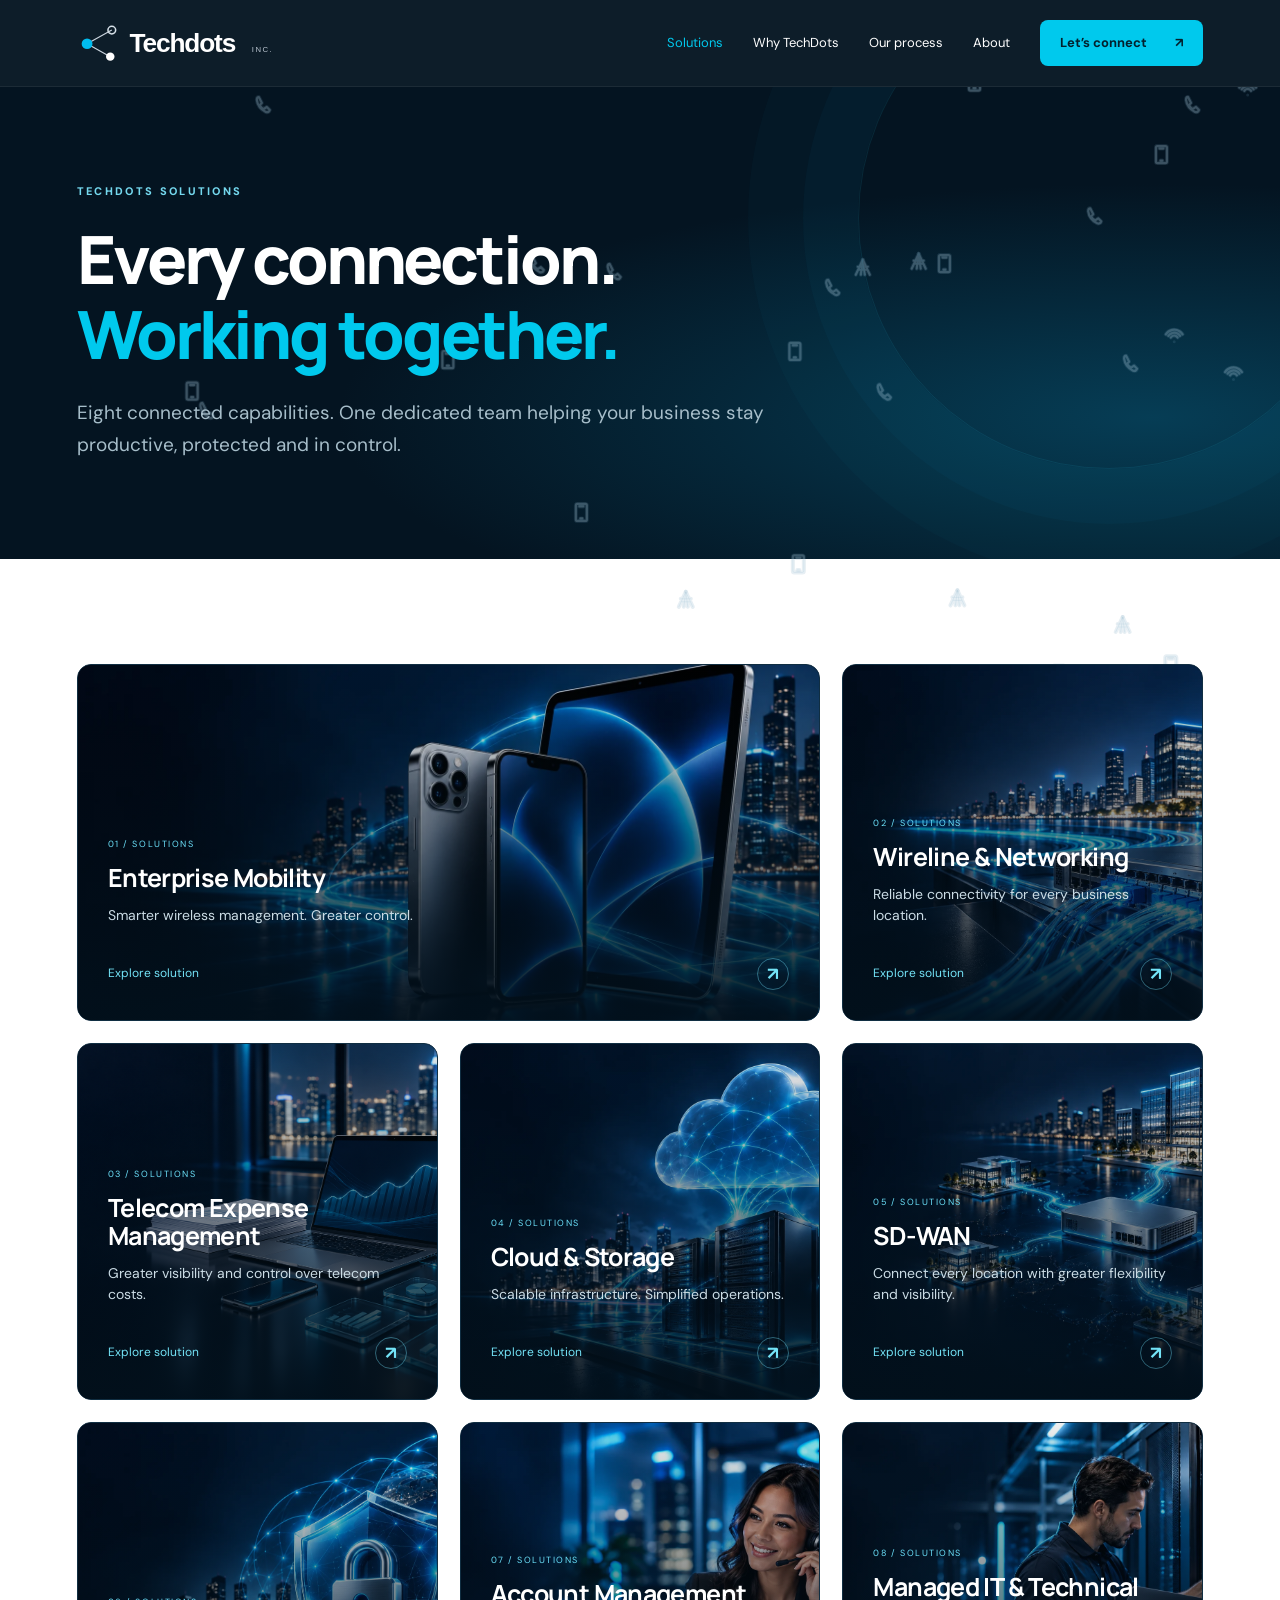
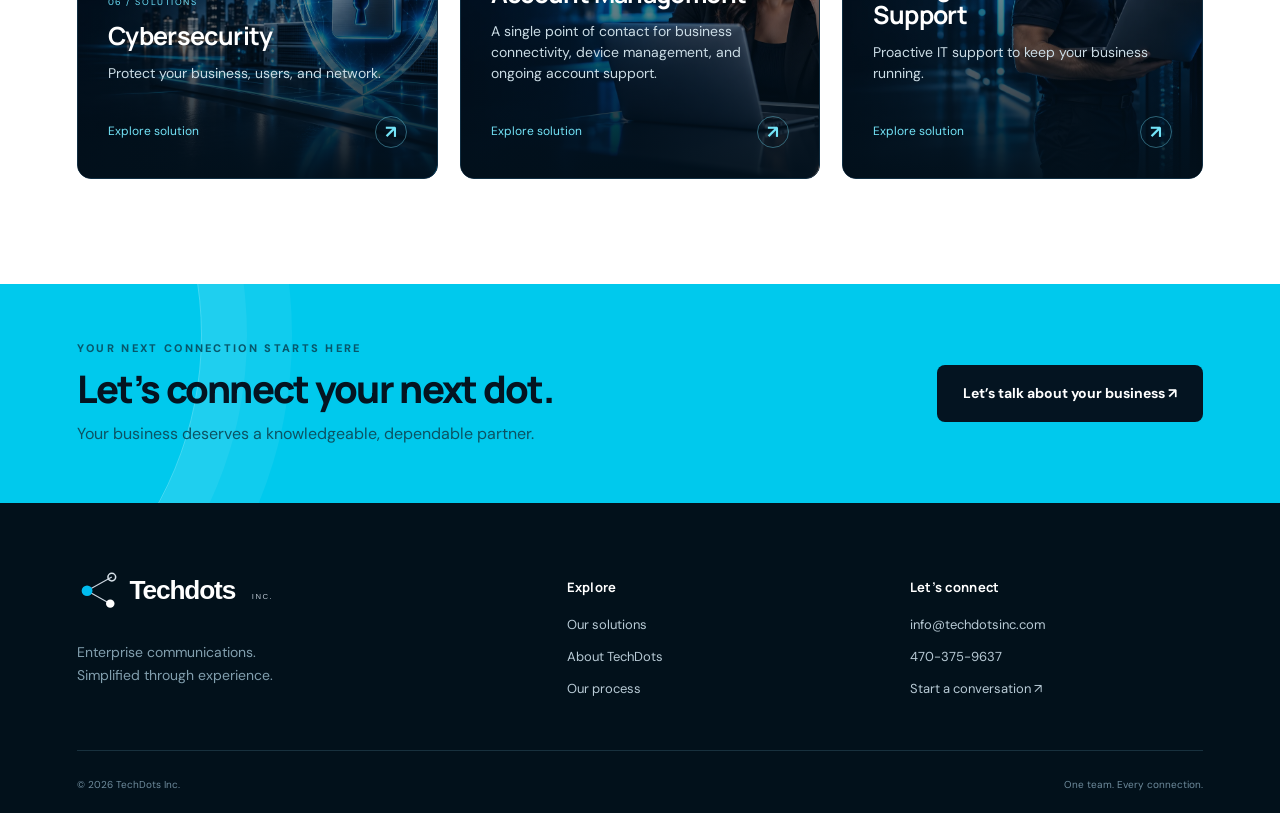
<file: solutions.html>
<!doctype html><html lang="en"><head><meta charset="utf-8"><meta name="viewport" content="width=device-width,initial-scale=1"><title>Business technology solutions | TechDots Inc.</title><meta name="description" content="TechDots simplifies enterprise mobility, networking, cloud, security and account management with experienced guidance and personalized support."><meta name="theme-color" content="#041421"><link rel="icon" href="assets/favicon.svg" type="image/svg+xml"><link rel="stylesheet" href="styles.css"><script src="script.js" defer></script></head><body><canvas id="ambient-network" aria-hidden="true"></canvas><a class="skip" href="#main">Skip to content</a><header><div class="wrap header-inner"><a class="brand" href="index.html" aria-label="TechDots home"><img class="site-logo" src="assets/techdots-logo.svg" width="282" height="58" alt="Techdots Inc."></a><button class="menu-toggle" aria-label="Open navigation" aria-expanded="false">☰</button><nav aria-label="Main navigation"><a href="solutions.html">Solutions</a><a href="index.html#why">Why TechDots</a><a href="index.html#process">Our process</a><a href="about.html">About</a><a class="button small" href="contact.html">Let’s connect <span>↗</span></a></nav></div></header><main id="main"><section class="page-intro"><div class="wrap"><span class="eyebrow">TECHDOTS SOLUTIONS</span><h1>Every connection.<br><em>Working together.</em></h1><p class="lead">Eight connected capabilities. One dedicated team helping your business stay productive, protected and in control.</p></div></section><section class="section"><div class="wrap service-grid"><a class="service-card reveal" href="mobility.html"><img src="assets/mobility.webp" alt="" loading="lazy"><div><span class="index">01 / SOLUTIONS</span><h3>Enterprise Mobility</h3><p>Smarter wireless management. Greater control.</p><span class="card-link">Explore solution <b>↗</b></span></div></a><a class="service-card reveal" href="network.html"><img src="assets/network.webp" alt="" loading="lazy"><div><span class="index">02 / SOLUTIONS</span><h3>Wireline & Networking</h3><p>Reliable connectivity for every business location.</p><span class="card-link">Explore solution <b>↗</b></span></div></a><a class="service-card reveal" href="tem.html"><img src="assets/telecom.png" alt="" loading="lazy"><div><span class="index">03 / SOLUTIONS</span><h3>Telecom Expense Management</h3><p>Greater visibility and control over telecom costs.</p><span class="card-link">Explore solution <b>&#8599;</b></span></div></a><a class="service-card reveal" href="cloud.html"><img src="assets/cloud.webp" alt="" loading="lazy"><div><span class="index">04 / SOLUTIONS</span><h3>Cloud & Storage</h3><p>Scalable infrastructure. Simplified operations.</p><span class="card-link">Explore solution <b>↗</b></span></div></a><a class="service-card reveal" href="sdwan.html"><img src="assets/sdwan.webp" alt="" loading="lazy"><div><span class="index">05 / SOLUTIONS</span><h3>SD-WAN</h3><p>Connect every location with greater flexibility and visibility.</p><span class="card-link">Explore solution <b>↗</b></span></div></a><a class="service-card reveal" href="security.html"><img src="assets/security.webp" alt="" loading="lazy"><div><span class="index">06 / SOLUTIONS</span><h3>Cybersecurity</h3><p>Protect your business, users, and network.</p><span class="card-link">Explore solution <b>↗</b></span></div></a><a class="service-card reveal" href="account.html"><img src="assets/account.webp" alt="" loading="lazy"><div><span class="index">07 / SOLUTIONS</span><h3>Account Management</h3><p>A single point of contact for business connectivity, device management, and ongoing account support.</p><span class="card-link">Explore solution <b>↗</b></span></div></a><a class="service-card reveal" href="it.html"><img src="assets/it.webp" alt="" loading="lazy"><div><span class="index">08 / SOLUTIONS</span><h3>Managed IT & Technical Support</h3><p>Proactive IT support to keep your business running.</p><span class="card-link">Explore solution <b>↗</b></span></div></a></div></section><section class="cta"><div class="wrap"><div><span class="eyebrow">YOUR NEXT CONNECTION STARTS HERE</span><h2>Let’s connect your next dot.</h2><p>Your business deserves a knowledgeable, dependable partner.</p></div><a class="button dark" href="contact.html">Let’s talk about your business ↗</a></div></section></main><footer><div class="wrap footer-grid"><div><a class="brand" href="index.html"><img class="site-logo" src="assets/techdots-logo.svg" width="282" height="58" alt="Techdots Inc."></a><p>Enterprise communications.<br>Simplified through experience.</p></div><div><h3>Explore</h3><a href="solutions.html">Our solutions</a><a href="about.html">About TechDots</a><a href="index.html#process">Our process</a></div><div><h3>Let’s connect</h3><a href="mailto:info@techdotsinc.com">info@techdotsinc.com</a><a href="tel:+14703759637">470-375-9637</a><a href="contact.html">Start a conversation ↗</a></div></div><div class="wrap footer-bottom"><span>© <span data-year></span> TechDots Inc.</span><span>One team. Every connection.</span></div></footer><button class="back-top" aria-label="Back to top">↑</button></body></html>
</file>
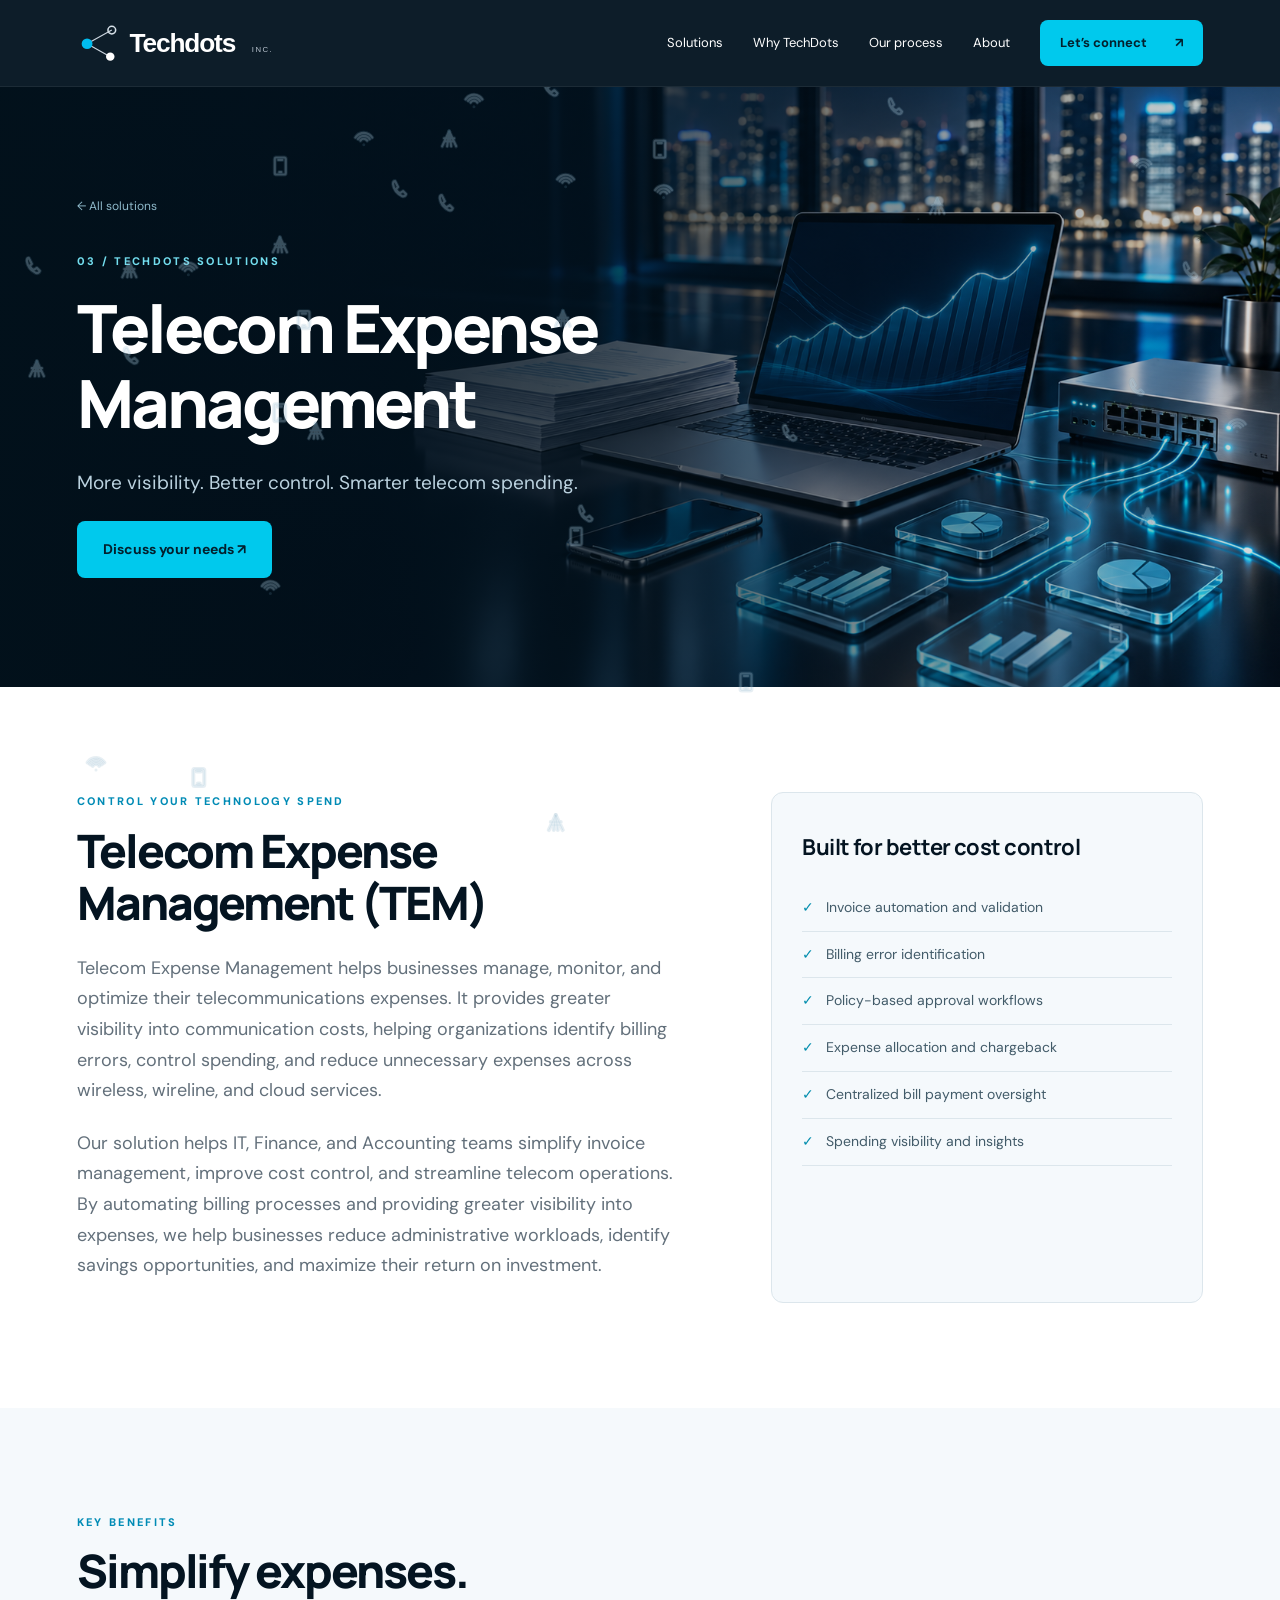
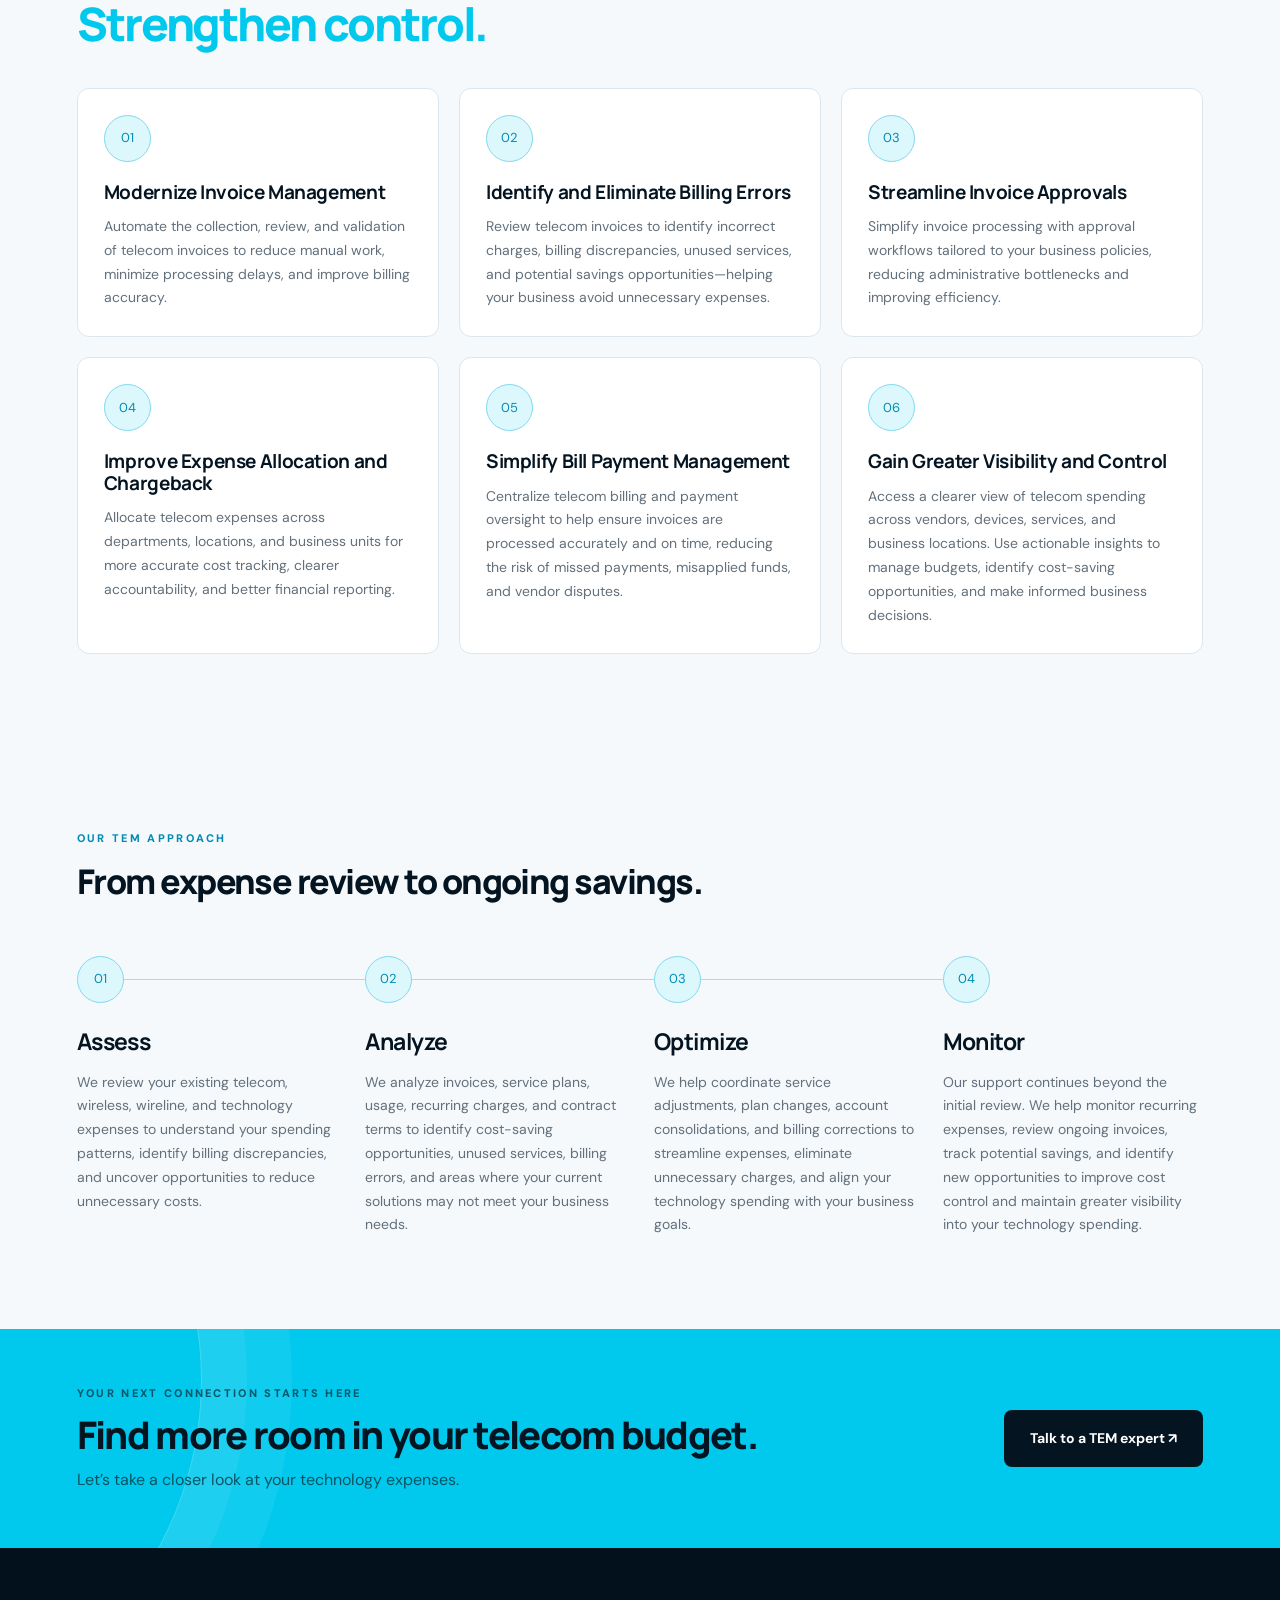
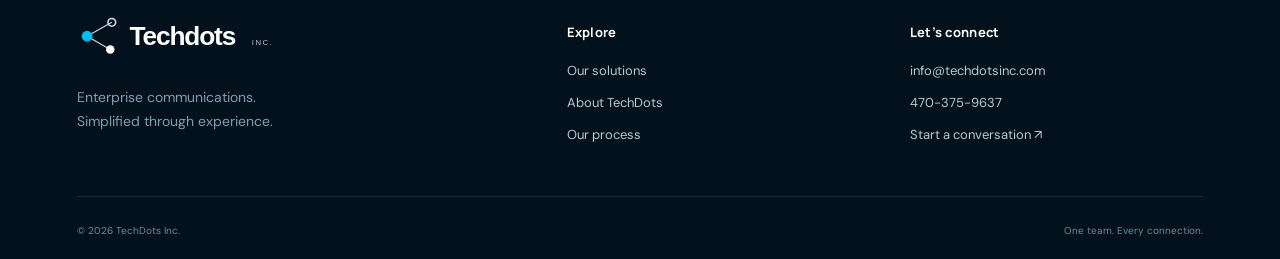
<file: tem.html>
<!doctype html>
<html lang="en">
<head>
  <meta charset="utf-8">
  <meta name="viewport" content="width=device-width,initial-scale=1">
  <title>Telecom Expense Management (TEM) | TechDots Inc.</title>
  <meta name="description" content="Gain visibility and control over wireless, wireline, and cloud expenses with Telecom Expense Management from TechDots.">
  <meta name="theme-color" content="#041421">
  <link rel="icon" href="assets/favicon.svg" type="image/svg+xml">
  <link rel="stylesheet" href="styles.css">
  <script src="script.js" defer></script>
</head>
<body>
  <canvas id="ambient-network" aria-hidden="true"></canvas>
  <a class="skip" href="#main">Skip to content</a>
  <header>
    <div class="wrap header-inner">
      <a class="brand" href="index.html" aria-label="TechDots home"><img class="site-logo" src="assets/techdots-logo.svg" width="282" height="58" alt="TechDots Inc."></a>
      <button class="menu-toggle" aria-label="Open navigation" aria-expanded="false">☰</button>
      <nav aria-label="Main navigation">
        <a href="solutions.html">Solutions</a>
        <a href="index.html#why">Why TechDots</a>
        <a href="index.html#process">Our process</a>
        <a href="about.html">About</a>
        <a class="button small" href="contact.html">Let’s connect <span>↗</span></a>
      </nav>
    </div>
  </header>
  <main id="main">
    <section class="detail-hero">
      <img src="assets/telecom.png" alt="" fetchpriority="high">
      <div class="wrap">
        <a class="breadcrumb" href="solutions.html">← All solutions</a>
        <span class="eyebrow">03 / TECHDOTS SOLUTIONS</span>
        <h1>Telecom Expense Management</h1>
        <p class="lead">More visibility. Better control. Smarter telecom spending.</p>
        <a class="button" href="contact.html?service=tem">Discuss your needs ↗</a>
      </div>
    </section>
    <section class="section">
      <div class="wrap">
        <div class="detail-copy">
          <div>
            <span class="eyebrow">CONTROL YOUR TECHNOLOGY SPEND</span>
            <h2>Telecom Expense Management (TEM)</h2>
            <p>Telecom Expense Management helps businesses manage, monitor, and optimize their telecommunications expenses. It provides greater visibility into communication costs, helping organizations identify billing errors, control spending, and reduce unnecessary expenses across wireless, wireline, and cloud services.</p>
            <p>Our solution helps IT, Finance, and Accounting teams simplify invoice management, improve cost control, and streamline telecom operations. By automating billing processes and providing greater visibility into expenses, we help businesses reduce administrative workloads, identify savings opportunities, and maximize their return on investment.</p>
          </div>
          <aside>
            <h3>Built for better cost control</h3>
            <ul class="feature-list">
              <li>✓ <span>Invoice automation and validation</span></li>
              <li>✓ <span>Billing error identification</span></li>
              <li>✓ <span>Policy-based approval workflows</span></li>
              <li>✓ <span>Expense allocation and chargeback</span></li>
              <li>✓ <span>Centralized bill payment oversight</span></li>
              <li>✓ <span>Spending visibility and insights</span></li>
            </ul>
          </aside>
        </div>
      </div>
    </section>
    <section class="section tem-benefits">
      <div class="wrap">
        <span class="eyebrow">KEY BENEFITS</span>
        <h2>Simplify expenses.<br><em>Strengthen control.</em></h2>
        <div class="tem-benefit-grid">
          <article><span class="step-number">01</span><h3>Modernize Invoice Management</h3><p>Automate the collection, review, and validation of telecom invoices to reduce manual work, minimize processing delays, and improve billing accuracy.</p></article>
          <article><span class="step-number">02</span><h3>Identify and Eliminate Billing Errors</h3><p>Review telecom invoices to identify incorrect charges, billing discrepancies, unused services, and potential savings opportunities—helping your business avoid unnecessary expenses.</p></article>
          <article><span class="step-number">03</span><h3>Streamline Invoice Approvals</h3><p>Simplify invoice processing with approval workflows tailored to your business policies, reducing administrative bottlenecks and improving efficiency.</p></article>
          <article><span class="step-number">04</span><h3>Improve Expense Allocation and Chargeback</h3><p>Allocate telecom expenses across departments, locations, and business units for more accurate cost tracking, clearer accountability, and better financial reporting.</p></article>
          <article><span class="step-number">05</span><h3>Simplify Bill Payment Management</h3><p>Centralize telecom billing and payment oversight to help ensure invoices are processed accurately and on time, reducing the risk of missed payments, misapplied funds, and vendor disputes.</p></article>
          <article><span class="step-number">06</span><h3>Gain Greater Visibility and Control</h3><p>Access a clearer view of telecom spending across vendors, devices, services, and business locations. Use actionable insights to manage budgets, identify cost-saving opportunities, and make informed business decisions.</p></article>
        </div>
      </div>
    </section>
    <section class="mini-process">
      <div class="wrap">
        <span class="eyebrow">OUR TEM APPROACH</span>
        <h2>From expense review to ongoing savings.</h2>
        <div class="steps">
          <article><span class="step-number">01</span><h3>Assess</h3><p>We review your existing telecom, wireless, wireline, and technology expenses to understand your spending patterns, identify billing discrepancies, and uncover opportunities to reduce unnecessary costs.</p></article>
          <article><span class="step-number">02</span><h3>Analyze</h3><p>We analyze invoices, service plans, usage, recurring charges, and contract terms to identify cost-saving opportunities, unused services, billing errors, and areas where your current solutions may not meet your business needs.</p></article>
          <article><span class="step-number">03</span><h3>Optimize</h3><p>We help coordinate service adjustments, plan changes, account consolidations, and billing corrections to streamline expenses, eliminate unnecessary charges, and align your technology spending with your business goals.</p></article>
          <article><span class="step-number">04</span><h3>Monitor</h3><p>Our support continues beyond the initial review. We help monitor recurring expenses, review ongoing invoices, track potential savings, and identify new opportunities to improve cost control and maintain greater visibility into your technology spending.</p></article>
        </div>
      </div>
    </section>
    <section class="cta">
      <div class="wrap">
        <div><span class="eyebrow">YOUR NEXT CONNECTION STARTS HERE</span><h2>Find more room in your telecom budget.</h2><p>Let’s take a closer look at your technology expenses.</p></div>
        <a class="button dark" href="contact.html?service=tem">Talk to a TEM expert ↗</a>
      </div>
    </section>
  </main>
  <footer>
    <div class="wrap footer-grid">
      <div><a class="brand" href="index.html"><img class="site-logo" src="assets/techdots-logo.svg" width="282" height="58" alt="TechDots Inc."></a><p>Enterprise communications.<br>Simplified through experience.</p></div>
      <div><h3>Explore</h3><a href="solutions.html">Our solutions</a><a href="about.html">About TechDots</a><a href="index.html#process">Our process</a></div>
      <div><h3>Let’s connect</h3><a href="mailto:info@techdotsinc.com">info@techdotsinc.com</a><a href="tel:+14703759637">470-375-9637</a><a href="contact.html">Start a conversation ↗</a></div>
    </div>
    <div class="wrap footer-bottom"><span>© <span data-year></span> TechDots Inc.</span><span>One team. Every connection.</span></div>
  </footer>
  <button class="back-top" aria-label="Back to top">↑</button>
</body>
</html>
</file>
<file: styles.css>
@import url('https://fonts.googleapis.com/css2?family=DM+Sans:wght@400;500;600;700&family=Manrope:wght@400;500;600;700;800&display=swap');
:root{--ink:#041421;--navy:#071d2c;--cyan:#00c9ed;--paper:#f5f9fc;--muted:#63707b;--line:#dce6ec}*{box-sizing:border-box}html{scroll-behavior:smooth;scroll-padding-top:92px}body{margin:0;color:var(--ink);font-family:'DM Sans',Arial,sans-serif;background:white;font-size:16px;line-height:1.7}h1,h2,h3,.brand{font-family:Manrope,Arial,sans-serif;line-height:1.13;letter-spacing:-.045em}h1{font-size:clamp(42px,5.2vw,78px);font-weight:800;margin:20px 0 26px;max-width:900px}h2{font-size:clamp(32px,3.6vw,53px);margin:14px 0 24px;font-weight:800}h3{font-size:22px;letter-spacing:-.025em;margin:12px 0}p{margin:0 0 22px}a{color:inherit;text-decoration:none}button,input,textarea,select{font:inherit}button,a,input,select,textarea{-webkit-tap-highlight-color:transparent}button{cursor:pointer}a:focus-visible,button:focus-visible,input:focus-visible,textarea:focus-visible,select:focus-visible{outline:3px solid #009dc4;outline-offset:5px}img{display:block;max-width:100%}em{font-style:normal;color:var(--cyan)}.wrap{width:min(1240px,88%);margin:auto}.section{padding:105px 0}.eyebrow{display:block;font-size:11px;letter-spacing:.21em;font-weight:800;color:#008bb5;line-height:1.7}.lead{font-size:19px;line-height:1.7;max-width:730px;color:var(--muted)}.button{display:inline-flex;align-items:center;justify-content:center;gap:28px;background:var(--cyan);color:#03202d;border:1px solid transparent;padding:17px 25px;border-radius:8px;font-size:14px;font-weight:700;transition:transform .25s,box-shadow .25s,background .25s;line-height:1.5}.button:hover{transform:translateY(-3px);box-shadow:0 8px 28px #00bce32b;background:#46ddf7}.button.small{padding:12px 19px;font-size:13px}.button.dark{background:var(--ink);color:white}.button.outline{background:transparent;border-color:#94a9b6;color:var(--ink)}.text-link{font-size:14px;font-weight:700}.text-link:hover{color:var(--cyan)}header{background:#041421f5;color:white;position:sticky;top:0;z-index:50;backdrop-filter:blur(16px);border-bottom:1px solid #ffffff10}.header-inner{height:86px;display:flex;justify-content:space-between;align-items:center}.brand{display:inline-flex;align-items:center;gap:13px;font-size:31px;font-weight:800;letter-spacing:-.06em;white-space:nowrap}.brand small{font-family:Arial,sans-serif;font-size:10px;letter-spacing:.12em;font-weight:400;margin-left:6px}.brandmark{position:relative;width:35px;height:35px;display:inline-block;background:linear-gradient(60deg,transparent 46%,var(--cyan) 48%,var(--cyan) 51%,transparent 53%)}.brandmark:after{content:'';position:absolute;left:5px;top:15px;width:28px;border-top:2px solid var(--cyan);transform:rotate(-34deg)}.brandmark i{position:absolute;width:10px;height:10px;background:var(--cyan);border-radius:50%;z-index:1}.brandmark i:nth-child(1){left:1px;top:22px}.brandmark i:nth-child(2){left:17px;top:1px}.brandmark i:nth-child(3){right:0;bottom:0}nav{display:flex;align-items:center;gap:30px}nav>a{font-size:13px;transition:color .2s}nav>a:hover,nav>a[aria-current=page]{color:var(--cyan)}nav>a.button:hover{color:var(--ink)}.menu-toggle{display:none;background:none;color:white;border:0;font-size:26px}.hero{min-height:700px;height:calc(100svh - 86px);max-height:920px;background:var(--ink);color:white;position:relative;overflow:hidden;display:flex;align-items:center}.hero-img{position:absolute;width:100%;height:100%;object-fit:cover;object-position:center}.hero:after{content:'';position:absolute;inset:0;background:linear-gradient(90deg,#03101bee 0%,#03101bc9 25%,#03101b12 65%);pointer-events:none}.hero-content{position:relative;z-index:2;padding:60px 0 90px}.hero-content h1{max-width:650px;font-size:clamp(44px,5.5vw,80px)}.hero p{font-size:19px;line-height:1.65;max-width:550px;color:#d3dfe8}.hero .eyebrow{color:#a0dfed}.actions{display:flex;align-items:center;gap:25px;margin:30px 0 42px}.partner{display:flex;align-items:center;gap:16px;font-size:13px;color:#c3d5de}.partner b{font-size:25px;color:white}.partner>span:last-child{border-left:1px solid #6d8999;padding-left:17px}.partner-orb{height:32px;width:32px;border-radius:50%;background:repeating-linear-gradient(0deg,var(--cyan) 0 3px,transparent 3px 5px);transform:rotate(-15deg)}.live-dot{display:inline-block;height:7px;width:7px;border-radius:50%;background:var(--cyan);margin-right:8px;box-shadow:0 0 15px var(--cyan);animation:pulse 3s infinite}.scroll-cue{position:absolute;bottom:22px;left:auto;right:6%;z-index:3;color:#fff;letter-spacing:.2em;font-size:9px;display:flex;align-items:center;gap:18px;background:rgba(4,20,33,.38);backdrop-filter:blur(12px);-webkit-backdrop-filter:blur(12px);padding:7px 14px;border:1px solid rgba(255,255,255,.2);border-radius:8px}.scroll-cue span{font-size:25px;color:var(--cyan)}#network-canvas{position:absolute;inset:0;z-index:1;pointer-events:none;opacity:.5}.trust{background:var(--paper);border-bottom:1px solid var(--line)}.trust .wrap{display:flex;justify-content:space-between;align-items:center;gap:20px;padding:22px 0;font-size:13px;color:#4c6473}.trust i{height:6px;width:6px;background:var(--cyan);border-radius:50%}.section-head{display:flex;align-items:flex-end;justify-content:space-between;gap:40px;margin-bottom:35px}.section-head p{color:var(--muted);font-size:17px}.service-grid{display:grid;grid-template-columns:repeat(3,1fr);gap:22px}.service-card{background:var(--ink);position:relative;min-height:355px;border-radius:14px;color:white;overflow:hidden;isolation:isolate;border:1px solid #102e42;transition:transform .3s,box-shadow .3s}.service-card:first-child{grid-column:span 2}.service-card img{height:100%;width:100%;object-fit:cover;position:absolute;inset:0;z-index:-2;transition:transform .7s}.service-card:after{content:'';inset:0;position:absolute;background:linear-gradient(0deg,#02101bf5,#02101b75 55%,#02101b10);z-index:-1}.service-card>div{padding:30px;display:flex;flex-direction:column;justify-content:flex-end;height:100%;min-height:355px}.service-card h3{font-size:25px;max-width:320px}.service-card p{font-size:14px;color:#cbdce5;max-width:310px;line-height:1.5}.index{font-size:9px;letter-spacing:.17em;color:#6ce2fb}.card-link{display:flex;justify-content:space-between;align-items:center;font-size:12px;color:#73e3f7;margin-top:10px}.card-link b{border:1px solid #6eddf666;border-radius:50%;height:32px;width:32px;display:grid;place-items:center;font-size:18px}.service-card:hover{transform:translateY(-5px);box-shadow:0 20px 40px #06273f26}.service-card:hover img{transform:scale(1.045)}.split{display:grid;grid-template-columns:1fr 1fr;gap:65px;align-items:center}.why{background:var(--ink);color:white;overflow:hidden}.why .eyebrow{color:#79dff2}.why .lead{color:#b0c5d1;font-size:16px}.check-list article{display:flex;gap:17px;margin:23px 0}.check-list article>span{background:var(--cyan);color:var(--ink);flex:0 0 28px;height:28px;border-radius:50%;display:grid;place-items:center;margin-top:7px}.check-list h3{font-size:17px;letter-spacing:-.015em;margin:5px 0 9px}.check-list p{font-size:14px;color:#9eb7c6;line-height:1.65;margin:0}.fine{font-size:12px;color:#7b929f;line-height:1.6}.ecosystem{position:relative;min-height:620px;border-radius:22px;overflow:hidden;background:#061726;border:1px solid #173a50}.ecosystem img{position:absolute;inset:0;height:100%;width:100%;object-fit:cover;object-position:65%}.floating-tag{position:absolute;bottom:30px;left:25px;right:25px;backdrop-filter:blur(20px);background:#08283f99;border:1px solid #2d6980;color:#a4ebf9;border-radius:9px;padding:17px;text-align:center;font-size:14px}.process{background:linear-gradient(135deg,#f4f9fc,white)}.steps{display:grid;grid-template-columns:repeat(4,1fr);gap:28px;margin-top:55px}.steps article{position:relative}.steps article:before{content:'';height:1px;background:#b4d7e2;position:absolute;left:40px;top:23px;right:-28px}.steps article:last-child:before{display:none}.step-number{display:grid;place-items:center;border:1px solid #80d8ec;background:#ddf8fc;color:#008db5;height:47px;width:47px;position:relative;z-index:1;border-radius:50%;font-size:13px;margin-bottom:25px}.steps h3{font-size:23px;margin-bottom:17px}.steps p{font-size:14px;color:var(--muted)}.about-teaser{padding:95px 0;border-top:1px solid var(--line)}.about-teaser img{border-radius:13px;aspect-ratio:1.2;object-fit:cover;object-position:75%}.about-teaser p{color:var(--muted)}.cta{background:var(--cyan);padding:55px 0;position:relative;overflow:hidden}.cta:before{content:'';position:absolute;width:700px;height:700px;border:1px solid #ffffff44;border-radius:50%;left:-500px;top:-300px;box-shadow:0 0 0 45px #ffffff10,0 0 0 90px #ffffff10;pointer-events:none}.cta .wrap{display:flex;align-items:center;justify-content:space-between;gap:40px;position:relative}.cta h2{font-size:38px;margin:10px 0}.cta .eyebrow{color:#07576b}.cta p{margin:0;color:#0b5363}.cta .button{flex-shrink:0}footer{background:#02111b;color:#b9cbd6;padding:65px 0 20px}.footer-grid{display:grid;grid-template-columns:1.5fr 1fr 1fr;gap:50px}footer .brand{color:white;font-size:29px}footer p{font-size:14px;margin-top:20px;color:#829fae}footer h3{font-size:13px;color:white;letter-spacing:.02em;margin-bottom:20px}footer a:not(.brand){display:block;font-size:13px;margin-bottom:10px}footer a:hover{color:var(--cyan)}.footer-bottom{border-top:1px solid #18313e;margin-top:40px;padding-top:25px;display:flex;justify-content:space-between;font-size:10px;color:#6f8c9d}.back-top{position:fixed;bottom:20px;right:20px;border:1px solid #4ccbe755;background:var(--ink);color:var(--cyan);width:43px;height:43px;border-radius:50%;opacity:0;pointer-events:none;transition:opacity .2s;z-index:20}.back-top.visible{opacity:1;pointer-events:auto}.page-intro{padding:95px 0 75px;background:radial-gradient(ellipse at 90% 70%,#063d55,transparent 50%),var(--ink);color:white;position:relative;overflow:hidden}.page-intro .lead{color:#a7beca}.page-intro .eyebrow{color:#74d8ee}.page-intro:after{content:'';position:absolute;right:-80px;top:-120px;width:500px;height:500px;border:1px solid #20a9ca22;border-radius:50%;box-shadow:0 0 0 55px #16b1d509,0 0 0 110px #16b1d507;pointer-events:none}.detail-hero{min-height:600px;position:relative;display:flex;align-items:center;background:var(--ink);color:white;isolation:isolate;overflow:hidden}.detail-hero>img{position:absolute;inset:0;width:100%;height:100%;object-fit:cover;z-index:-2}.detail-hero:after{position:absolute;inset:0;content:'';background:linear-gradient(90deg,#02111bf5,#02111bbd 45%,#02111b20);z-index:-1}.detail-hero .wrap{padding:70px 0}.detail-hero h1{max-width:650px}.detail-hero .lead{max-width:520px;color:#bbd2df}.detail-hero .eyebrow{color:#73deef}.breadcrumb{display:block;font-size:12px;color:#8fbacb;margin-bottom:35px}.detail-copy{display:grid;grid-template-columns:1.4fr 1fr;gap:90px}.detail-copy p{font-size:18px;color:var(--muted)}.detail-copy aside{background:var(--paper);border:1px solid var(--line);padding:30px;border-radius:12px}.feature-list{list-style:none;padding:0;margin:25px 0 0}.feature-list li{display:flex;gap:12px;color:#008dad;border-bottom:1px solid var(--line);padding:11px 0;font-size:14px}.feature-list li span{color:#425b69}.mini-process{padding:70px 0;background:var(--paper)}.mini-process h2{font-size:34px}.about-body{align-items:start}.about-body>img{border-radius:12px;position:sticky;top:115px;aspect-ratio:.9;object-fit:cover;object-position:75%}.about-body p{color:var(--muted)}.about-body p:first-child{font-size:24px;color:var(--ink);line-height:1.5;font-weight:600}.mission{background:var(--ink) url('assets/globe.webp') center right/cover;padding:90px 0;color:white;position:relative;isolation:isolate}.mission:before{content:'';position:absolute;inset:0;z-index:-1;background:#031523cc}.mission p{max-width:760px;font-size:22px;color:#b9d0dc}.mission .eyebrow{color:#76e0f2}.difference-list{margin:45px 0}.difference-list article{display:grid;grid-template-columns:60px 1fr 1.5fr;gap:35px;border-top:1px solid var(--line);padding:30px 0;align-items:start}.difference-list article>span{color:#009ec4;font-size:27px;font-weight:500}.difference-list h3{margin:6px 0}.difference-list p{color:var(--muted);font-size:15px;margin:0}.contact .split{align-items:start}.contact-link{display:block;font-size:20px;color:#008db0;margin:22px 0}form{background:var(--paper);padding:35px;border:1px solid var(--line);border-radius:15px}label{display:block;font-size:12px;font-weight:600;color:#385364;margin-bottom:20px}input,textarea,select{width:100%;display:block;padding:13px 12px;border:1px solid #cedce5;border-radius:6px;background:white;color:var(--ink);margin-top:7px;font-size:15px}textarea{resize:vertical}.form-row{display:grid;grid-template-columns:1fr 1fr;gap:20px}#form-status{font-size:13px;margin-top:18px;color:#007d9b}.skip{position:fixed;top:-100px;left:10px;z-index:100;background:white;padding:10px}.skip:focus{top:10px}.js .reveal{opacity:0;transform:translateY(24px);transition:opacity .7s,transform .7s}.js .reveal.in-view{opacity:1;transform:none}@keyframes pulse{50%{box-shadow:0 0 0 7px #00c9ed00}}@media(max-width:1050px){nav{gap:18px}.split{gap:35px}.hero-content h1{font-size:60px}.service-grid{grid-template-columns:repeat(2,1fr)}.service-card:first-child{grid-column:span 1}.steps{gap:20px}.steps article:before{right:-20px}.detail-copy{gap:40px}.cta .wrap{align-items:flex-start}.cta h2{font-size:32px}}@media(max-width:760px){.wrap{width:88%}.header-inner{height:72px}.brand{font-size:26px}.menu-toggle{display:block}nav{display:none;position:absolute;top:72px;left:0;right:0;background:#041421;padding:25px 6%;border-bottom:1px solid #244153;flex-direction:column;align-items:stretch;gap:20px}nav.open{display:flex}nav>a{font-size:16px}.hero{min-height:780px;height:auto;align-items:flex-start}.hero-img{object-position:65% bottom;height:65%;top:auto;bottom:0}.hero:after{background:linear-gradient(180deg,#03101b 3%,#03101bf5 28%,#03101b22 80%)}.hero-content{padding:45px 0 300px}.hero-content h1{font-size:48px}.hero p{font-size:16px;max-width:380px}.hero .eyebrow{font-size:9px}.actions{gap:20px;flex-wrap:wrap;margin:22px 0}.partner{font-size:11px}.partner b{font-size:20px}.scroll-cue{display:none}.trust .wrap{flex-wrap:wrap;justify-content:center;font-size:11px;gap:10px}.trust i{width:4px;height:4px}.trust span:last-child{display:none}.section{padding:65px 0}.section-head{display:block;margin-bottom:25px}.section-head p{font-size:15px}.service-grid{grid-template-columns:1fr}.service-card{min-height:330px}.service-card>div{min-height:330px}.split{grid-template-columns:1fr;gap:35px}.ecosystem{min-height:360px}.steps{grid-template-columns:1fr 1fr;gap:25px}.steps article:before{display:none}.steps p{font-size:13px}.step-number{margin-bottom:18px}.about-teaser{padding:60px 0}.about-teaser img{aspect-ratio:1.6}.cta .wrap{flex-direction:column;gap:25px}.cta h2{font-size:32px}.footer-grid{grid-template-columns:1fr 1fr;gap:30px}.footer-grid>div:first-child{grid-column:span 2}.footer-bottom{gap:20px}.page-intro{padding:60px 0}.page-intro .lead{font-size:16px}.detail-hero{min-height:590px}.detail-hero>img{object-position:65%}.detail-hero:after{background:#02111bbd}.detail-hero h1{font-size:45px}.detail-copy{grid-template-columns:1fr;gap:30px}.detail-copy p{font-size:16px}.about-body>img{position:static;aspect-ratio:1.5}.mission{padding:65px 0}.mission p{font-size:18px}.difference-list article{grid-template-columns:35px 1fr;gap:15px}.difference-list p{grid-column:2}.contact-link{font-size:18px}form{padding:23px}.form-row{grid-template-columns:1fr;gap:0}.lead{font-size:17px}.back-top{width:38px;height:38px}}@media(prefers-reduced-motion:reduce){html{scroll-behavior:auto}*,*:before,*:after{animation:none!important;transition:none!important}.js .reveal{opacity:1;transform:none}#network-canvas{display:none}}

/* Exact supplied partner badge, preserved aspect ratio */
.partner .att-badge{width:300px;max-width:100%;height:auto;object-fit:contain;display:block}.signal-field{position:absolute;inset:0;overflow:hidden;pointer-events:none;z-index:1}.signal-field>span{position:absolute;left:69%;top:53%;width:110px;aspect-ratio:1;border:1px solid #24d5f1;border-radius:50%;opacity:0;box-shadow:0 0 18px #00c9ed20;animation:signalWave 7s linear infinite}.signal-field>span:nth-child(2){animation-delay:2.33s}.signal-field>span:nth-child(3){animation-delay:4.66s}.signal-pulse{position:absolute;width:6px;height:6px;border-radius:50%;background:#a4f6ff;box-shadow:0 0 9px 3px #00c9edaa;opacity:0}.pulse-a{left:45%;top:78%;animation:connectionPulse 5s ease-in-out infinite}.pulse-b{left:62%;top:58%;animation:connectionPulse 6s ease-in-out 2s infinite}@keyframes signalWave{0%{transform:translate(-50%,-50%) scale(.3);opacity:0}15%{opacity:.35}85%{opacity:.06}100%{transform:translate(-50%,-50%) scale(9);opacity:0}}@keyframes connectionPulse{0%{transform:translate(0,0);opacity:0}15%{opacity:.85}80%{opacity:.6}100%{transform:translate(270px,-130px);opacity:0}}@media(max-width:760px){.partner .att-badge{width:250px}.signal-field>span{top:76%;left:67%}.pulse-a{top:85%;left:20%}.pulse-b{top:80%;left:40%}}@media(prefers-reduced-motion:reduce){.signal-field{display:none}}

.brand .site-logo{display:block;width:218px;height:auto;max-width:100%}footer .brand .site-logo{width:218px}@media(max-width:760px){.brand .site-logo{width:185px}}

/* Full-viewport ambient network, visible throughout every page */
#ambient-network{position:fixed;inset:0;width:100%;height:100%;pointer-events:none;z-index:1;opacity:.5}main :is(h1,h2,h3,p,a,button,li,label,strong,b,small,span),footer :is(h1,h2,h3,p,a,button,li,label,strong,b,small,span){position:relative;z-index:2}.service-card{z-index:2}header{z-index:50;transition:background .25s,backdrop-filter .25s,border-color .25s}footer{position:relative}.signal-field{display:none}#network-canvas{display:none}@media(prefers-reduced-motion:reduce){#ambient-network{display:none}}
body:has(main > .hero:first-child)>header:not(.scrolled){background:transparent;backdrop-filter:none;border-bottom-color:transparent}
@media(min-width:761px){body:has(main > .hero:first-child) main>.hero:first-child{height:100svh;margin-top:-87px}}
@media(max-width:760px){body:has(main > .hero:first-child) main>.hero:first-child{margin-top:-73px}.hero-content{padding-top:117px}}
.att-badge.is-floating{position:fixed;right:74px;bottom:41.5px;width:190px;height:auto;padding:0;background:transparent;border:0;border-radius:0;box-shadow:none;z-index:1000;transform:translateY(50%);transition:width .25s ease}
@media(max-width:760px){.att-badge.is-floating{right:72px;bottom:39px;width:150px;padding:0}}
.tem-benefits{background:var(--paper)}
.tem-benefit-grid{display:grid;grid-template-columns:repeat(3,minmax(0,1fr));gap:20px;margin-top:38px}
.tem-benefit-grid article{padding:26px;background:white;border:1px solid var(--line);border-radius:12px}
.tem-benefit-grid .step-number{margin-bottom:20px}
.tem-benefit-grid h3{font-size:19px;letter-spacing:-.02em}
.tem-benefit-grid p{margin:0;color:var(--muted);font-size:14px}
@media(max-width:900px){.tem-benefit-grid{grid-template-columns:repeat(2,minmax(0,1fr))}}
@media(max-width:600px){.tem-benefit-grid{grid-template-columns:1fr}}
</file>
